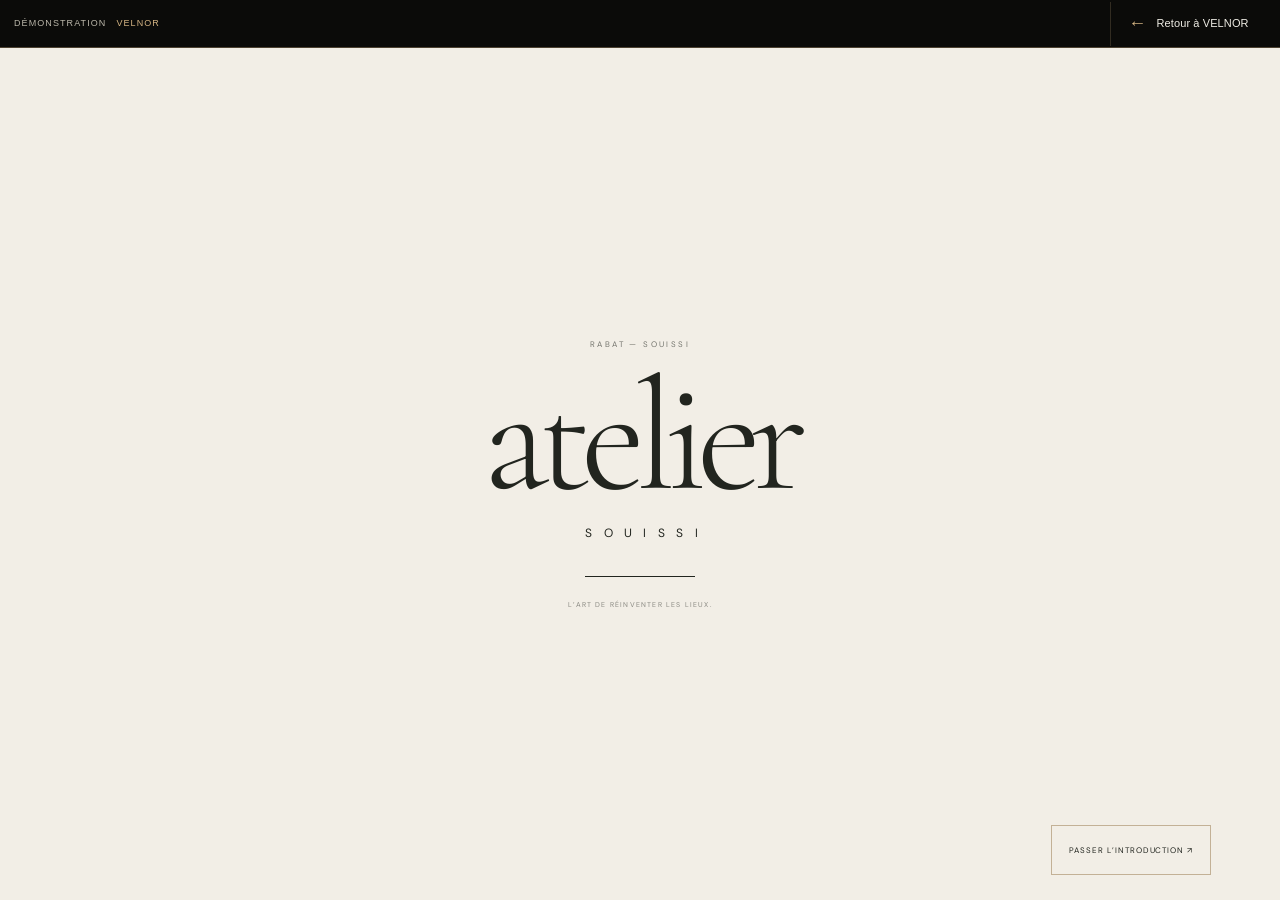
<file: index.html>
<!doctype html><html lang="fr" class="no-js"><head><meta charset="utf-8"><meta name="viewport" content="width=device-width, initial-scale=1"><meta name="theme-color" content="#171916"><title>Habiter l’exception — Atelier Souissi</title><meta name="description" content="Atelier Souissi, un univers de rénovation et d’intérieurs à Rabat. Villas, espaces de vie, matières et lumière."><meta property="og:title" content="Habiter l’exception — Atelier Souissi"><meta property="og:image" content="./assets/nour-villa.jpg"><link rel="icon" type="image/svg+xml" href="./assets/favicon.svg"><link rel="preload" as="font" type="font/ttf" href="./assets/cormorant-normal.ttf" crossorigin><link rel="preload" as="image" href="./assets/nour-villa.jpg"><link rel="stylesheet" href="./luxury.css"><script>document.documentElement.classList.replace('no-js','js');</script><script src="./experience.js" defer></script><link rel="stylesheet" href="demo-return.css?v=20261108-1"></head><body data-page="home" data-title="Habiter l’exception" class="velnor-demo" data-demo="atelier-souissi"><aside class="velnor-demo-bar" aria-label="Démonstration VELNOR"><span class="velnor-demo-label">Démonstration <b>VELNOR</b></span><a class="velnor-demo-back" href="https://wearevelnor.pages.dev/projets/atelier-souissi/" aria-label="Retour à VELNOR — Projet Atelier Souissi"><span aria-hidden="true">←</span> Retour à VELNOR</a></aside>
 <a class="skip-link" href="#main">Aller au contenu</a>
 <div class="opening" id="opening" aria-hidden="true"><div class="opening-top"></div><div class="opening-bottom"></div><div class="opening-brand"><span class="opening-city">RABAT — SOUISSI</span><span class="opening-word">atelier</span><span class="opening-sub">S O U I S S I</span><div class="opening-rule"><i></i></div><span class="opening-signature">L’ART DE RÉINVENTER LES LIEUX.</span></div><button class="opening-skip" type="button" tabindex="-1">PASSER L’INTRODUCTION ↗</button></div>
 <div class="route-transition" aria-hidden="true"><div class="route-transition-fill"></div><div class="route-transition-name"></div><span>ATELIER SOUISSI</span></div>
 <header class="header" id="header"><a class="brand" href="./" aria-label="Atelier Souissi, accueil"><span>atelier</span><small>SOUISSI</small></a><div class="header-location">RÉNOVATION & INTÉRIEURS<br><span>RABAT, MAROC</span></div><nav class="primary-nav" aria-label="Navigation principale"><a href="./univers/" data-nav="univers">Les univers</a><a href="./atelier/" data-nav="atelier">L’atelier</a><a href="./expertises/" data-nav="expertises">L’expertise</a></nav><div class="header-tools"><a class="project-link" href="./contact/">Votre projet <span>↗</span></a><button class="overview-toggle" type="button" aria-label="Voir les univers en vue d’ensemble" aria-pressed="false"><span></span><span></span></button><button class="menu-toggle" type="button" aria-label="Ouvrir le menu" aria-expanded="false" aria-controls="menu"><i></i><i></i></button></div><div class="reading-progress"></div></header>
 <div class="menu" id="menu" hidden><div class="menu-photo"><img src="./assets/nour-villa.jpg" alt="Univers architectural Atelier Souissi" id="menu-photo"><span>LES LIEUX CHANGENT.<br><em>La façon de vivre aussi.</em></span></div><div class="menu-body"><span class="micro">EXPLORER L’UNIVERS ATELIER SOUISSI</span><nav aria-label="Menu complet"><a href="./" data-menu-image="./assets/nour-villa.jpg"><span class="menu-number">01</span><span>L’accueil</span><span class="menu-arrow">↗</span></a><a href="./univers/" data-menu-image="./assets/ambre-salon.jpg"><span class="menu-number">02</span><span>Les univers</span><span class="menu-arrow">↗</span></a><a href="./atelier/" data-menu-image="./assets/escalier-sculpture.jpg"><span class="menu-number">03</span><span>L’atelier</span><span class="menu-arrow">↗</span></a><a href="./expertises/" data-menu-image="./assets/sable-bain.jpg"><span class="menu-number">04</span><span>L’expertise</span><span class="menu-arrow">↗</span></a><a href="./contact/" data-menu-image="./assets/nour-villa.jpg"><span class="menu-number">05</span><span>Votre projet</span><span class="menu-arrow">↗</span></a></nav><div class="menu-bottom"><span>Rabat · Souissi & alentours</span><button type="button" id="replay-opening">Revoir l’ouverture ↗</button><button class="legal-open" type="button">Le concept</button></div></div></div>
 <main id="main" tabindex="-1"><section class="home-experience" aria-label="Nos univers en plein écran"><div class="home-top-label"><span class="location-point"></span>RABAT, SOUISSI<span class="home-top-line"></span>DES ESPACES. UNE SIGNATURE.</div><div class="overview-intro" aria-hidden="true"><span class="micro">LES PERSPECTIVES DE L’ATELIER</span><h2>Choisir <em>une émotion.</em></h2></div><div class="home-stage"><div class="scene-track"><article class="scene is-active" data-scene="0" aria-hidden="false"><div class="scene-photo"><img src="./assets/nour-villa.jpg" alt="Villa Nour, concept architectural original" fetchpriority="high"></div><div class="scene-shade"></div><div class="scene-copy"><span class="micro scene-eyebrow">01 / UNE AUTRE IDÉE DU LUXE</span><h1 class="scene-heading">Habiter<br><em>l’exception.</em></h1><div class="scene-lower"><p>Des lieux qui vous ressemblent.<br>Une nouvelle façon de les vivre.</p><a class="outline-link" href="./univers/villa-nour/">DÉCOUVRIR VILLA NOUR<span>↗</span></a></div></div><span class="scene-side">VILLA NOUR / ÉTUDE D’AMBIANCE</span><button class="scene-select" data-select-scene="0" type="button" aria-label="Explorer Villa Nour" tabindex="-1"></button><div class="overview-caption" aria-hidden="true"><span>01</span><strong>Villa Nour</strong><span>↗</span></div></article><article class="scene" data-scene="1" aria-hidden="true"><div class="scene-photo"><img src="./assets/ambre-salon.jpg" alt="Résidence Ambre, concept architectural original" loading="eager"></div><div class="scene-shade"></div><div class="scene-copy"><span class="micro scene-eyebrow">02 / LE CARACTÈRE DES MATIÈRES</span><h2 class="scene-heading">La matière,<br><em>en émotion.</em></h2><div class="scene-lower"><p>Du bois, de la pierre, de la lumière.<br>Et ce sentiment d’être chez soi.</p><a class="outline-link" href="./univers/residence-ambre/">EXPLORER RÉSIDENCE AMBRE<span>↗</span></a></div></div><span class="scene-side">RÉSIDENCE AMBRE / ÉTUDE D’AMBIANCE</span><button class="scene-select" data-select-scene="1" type="button" aria-label="Explorer Résidence Ambre" tabindex="-1"></button><div class="overview-caption" aria-hidden="true"><span>02</span><strong>Résidence Ambre</strong><span>↗</span></div></article><article class="scene" data-scene="2" aria-hidden="true"><div class="scene-photo"><img src="./assets/sable-bain.jpg" alt="Maison Sable, concept architectural original" loading="eager"></div><div class="scene-shade"></div><div class="scene-copy"><span class="micro scene-eyebrow">03 / LE LUXE DU CALME</span><h2 class="scene-heading">Faire place<br><em>à l’essentiel.</em></h2><div class="scene-lower"><p>Des lignes douces. Des gestes simples.<br>Un refuge au cœur du quotidien.</p><a class="outline-link" href="./univers/maison-sable/">ENTRER DANS MAISON SABLE<span>↗</span></a></div></div><span class="scene-side">MAISON SABLE / ÉTUDE D’AMBIANCE</span><button class="scene-select" data-select-scene="2" type="button" aria-label="Explorer Maison Sable" tabindex="-1"></button><div class="overview-caption" aria-hidden="true"><span>03</span><strong>Maison Sable</strong><span>↗</span></div></article><article class="scene" data-scene="3" aria-hidden="true"><div class="scene-photo"><img src="./assets/escalier-sculpture.jpg" alt="L’atelier, concept architectural original" loading="eager"></div><div class="scene-shade"></div><div class="scene-copy"><span class="micro scene-eyebrow">04 / LE REGARD DE L’ATELIER</span><h2 class="scene-heading">Le sens<br><em>du détail.</em></h2><div class="scene-lower"><p>Penser l’ensemble.<br>Accorder chaque nuance.</p><a class="outline-link" href="./atelier/">RENCONTRER L’UNIVERS DE L’ATELIER<span>↗</span></a></div></div><span class="scene-side">L’ATELIER / ÉTUDE D’AMBIANCE</span><button class="scene-select" data-select-scene="3" type="button" aria-label="Explorer L’atelier" tabindex="-1"></button><div class="overview-caption" aria-hidden="true"><span>04</span><strong>L’atelier</strong><span>↗</span></div></article><article class="scene" data-scene="4" aria-hidden="true"><div class="scene-photo"><img src="./assets/ambre-salon.jpg" alt="Votre projet, concept architectural original" loading="eager"></div><div class="scene-shade"></div><div class="scene-copy"><span class="micro scene-eyebrow">05 / TOUT COMMENCE PAR UNE ENVIE</span><h2 class="scene-heading">Votre histoire.<br><em>À réinventer.</em></h2><div class="scene-lower"><p>Une villa, un appartement, un espace de vie.<br>Imaginons ce qu’il pourrait devenir.</p><a class="outline-link" href="./contact/">COMMENCER VOTRE PROJET<span>↗</span></a></div></div><span class="scene-side">VOTRE PROJET / ÉTUDE D’AMBIANCE</span><button class="scene-select" data-select-scene="4" type="button" aria-label="Explorer Votre projet" tabindex="-1"></button><div class="overview-caption" aria-hidden="true"><span>05</span><strong>Votre projet</strong><span>↗</span></div></article></div></div><div class="home-bottom"><div class="scene-pagination"><span class="current-scene">01</span><span class="pagination-line"><i></i></span><span class="total-scenes">05</span></div><div class="home-instruction"><span class="mouse-icon"></span><span class="instruction-text">DÉFILER POUR EXPLORER</span></div><div class="scene-arrows"><button type="button" data-slide="-1" aria-label="Univers précédent">←</button><button type="button" data-slide="1" aria-label="Univers suivant">→</button></div></div><div class="home-footnote"><span>RÉNOVATION & INTÉRIEURS</span><span>UNIVERS D’INSPIRATION · IMAGES DE CONCEPT</span></div></section></main>
 <dialog class="legal-dialog" id="legal-dialog" aria-labelledby="legal-title"><button type="button" class="dialog-close" aria-label="Fermer les informations">×</button><span class="micro">NOTE DE PRÉSENTATION</span><h2 id="legal-title">Une vision.<br><em>Un concept.</em></h2><p>Atelier Souissi est une identité de présentation créée pour un projet d’entreprise de rénovation à Rabat. Son nom et les prestations proposées restent à valider avec l’entreprise.</p><p>Villa Nour, Résidence Ambre et Maison Sable sont des études d’ambiance fictives. Les images ont été créées pour ce concept à l’aide de la génération d’images ; elles ne représentent pas des chantiers réalisés.</p><p>Le parcours « Votre projet » prépare un brief téléchargeable sur votre appareil. Il ne transmet aucune demande. Les coordonnées et informations légales réelles devront être renseignées avant l’utilisation commerciale.</p></dialog><div class="image-cursor" aria-hidden="true">DÉCOUVRIR<br><span>↗</span></div>
 </body></html>
</file>
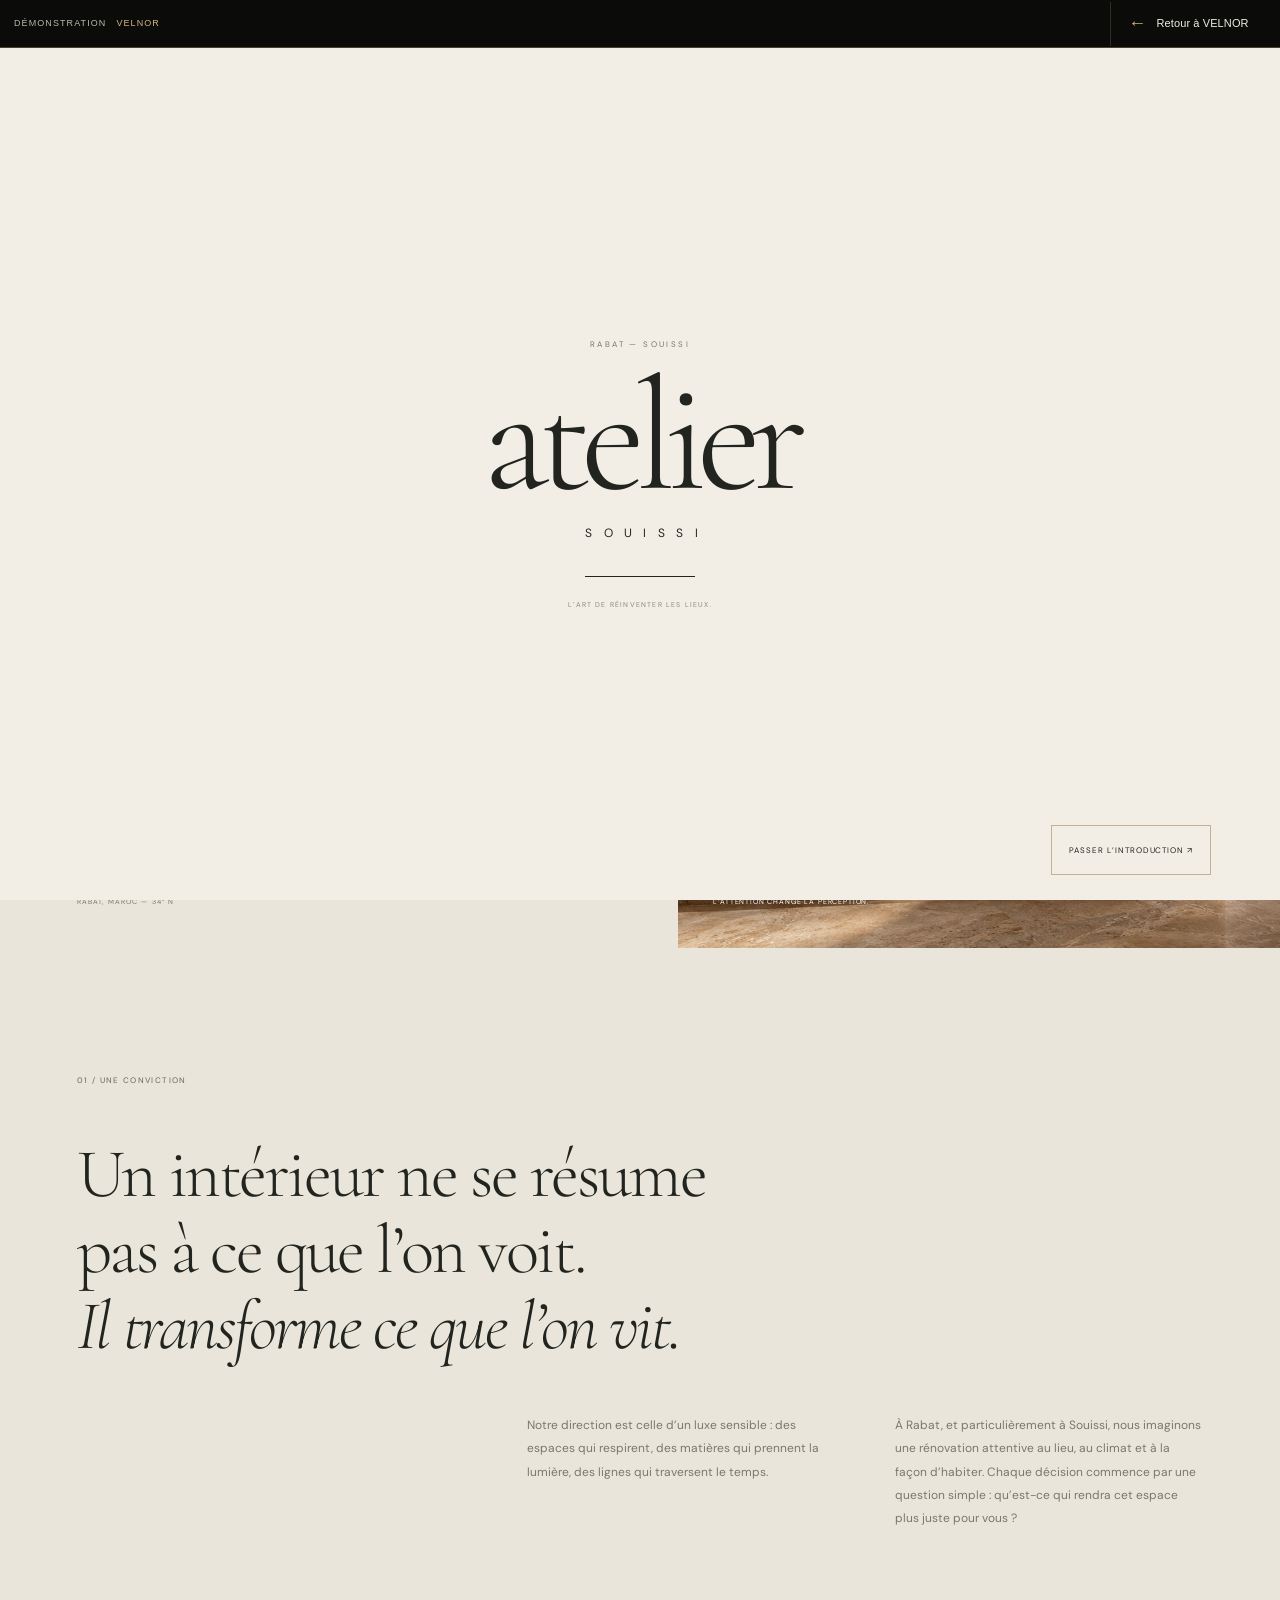
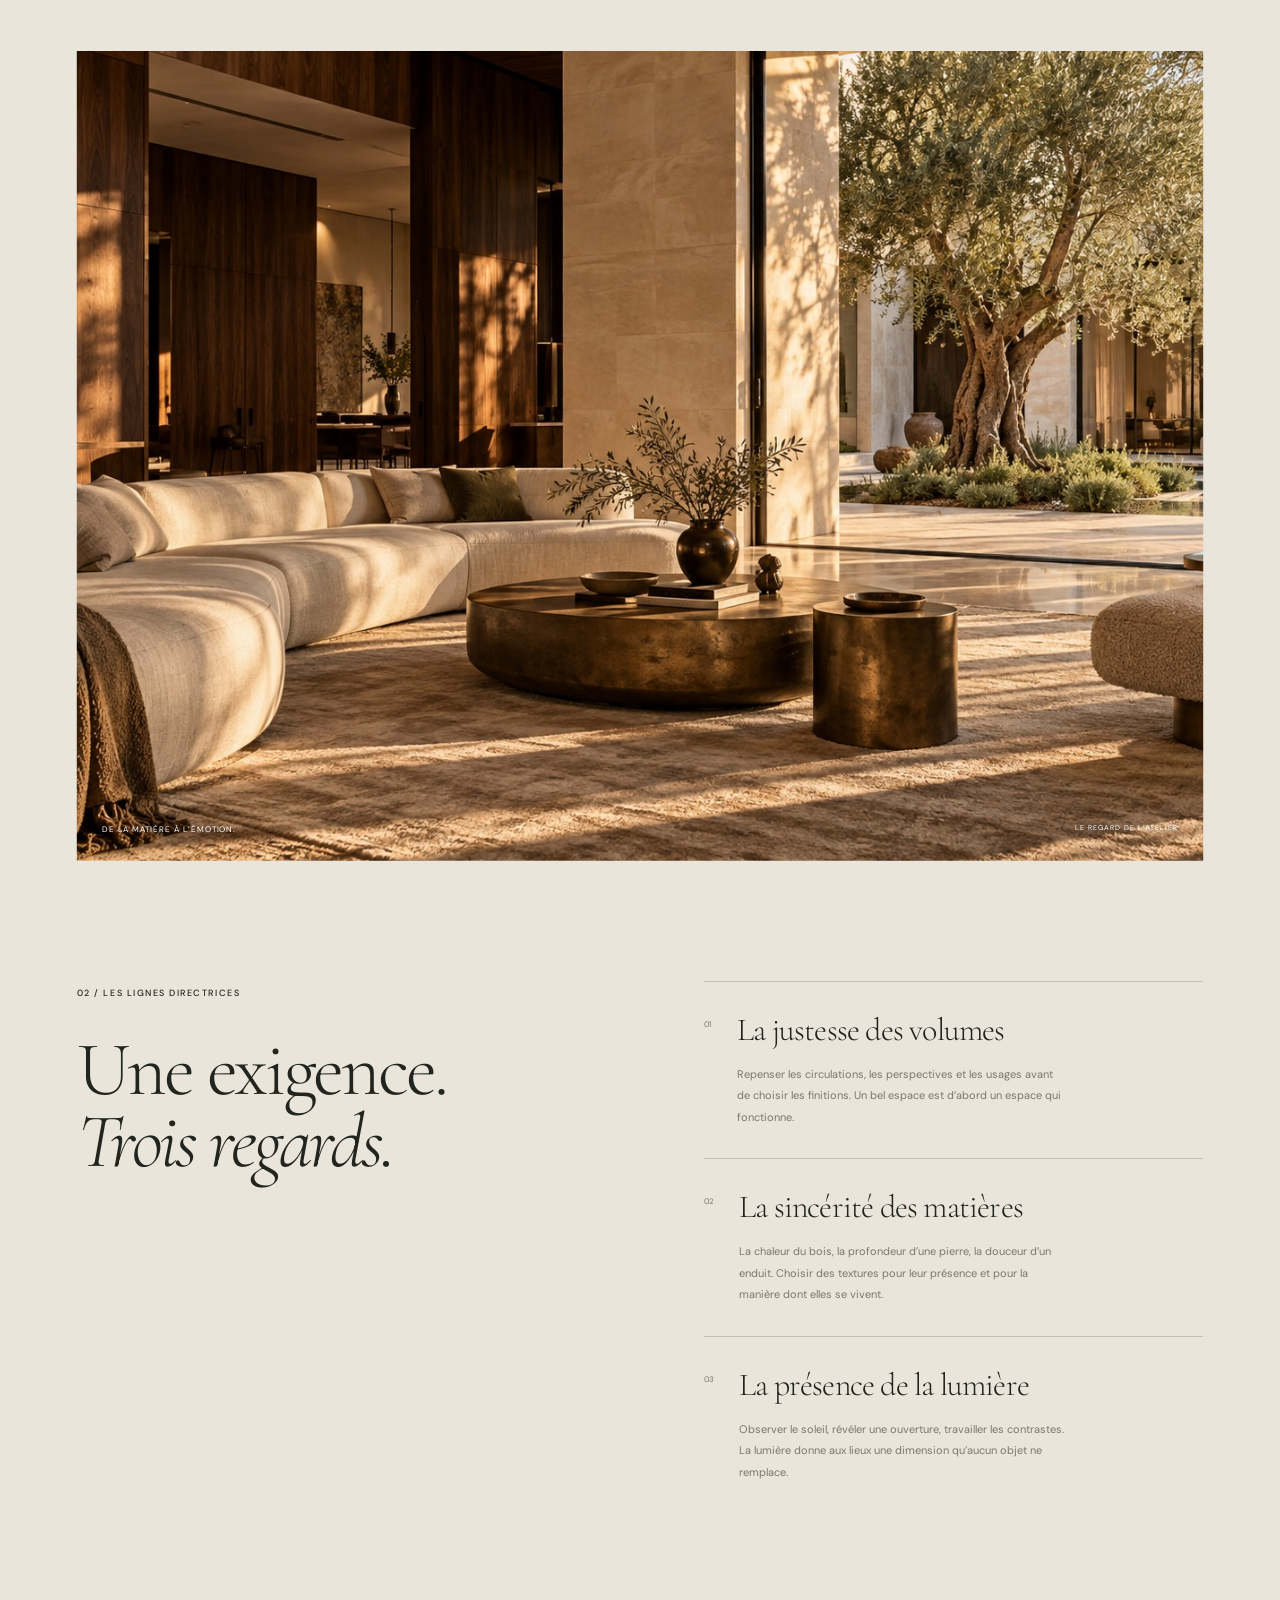
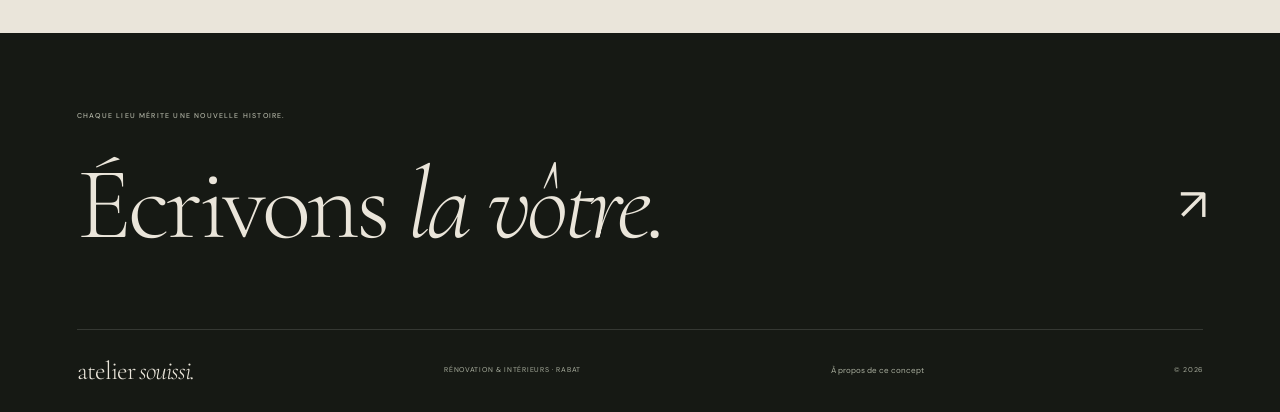
<file: atelier/index.html>
<!doctype html><html lang="fr" class="no-js"><head><meta charset="utf-8"><meta name="viewport" content="width=device-width, initial-scale=1"><meta name="theme-color" content="#171916"><title>L’atelier — Atelier Souissi</title><meta name="description" content="Atelier Souissi, un univers de rénovation et d’intérieurs à Rabat. Villas, espaces de vie, matières et lumière."><meta property="og:title" content="L’atelier — Atelier Souissi"><meta property="og:image" content="../assets/nour-villa.jpg"><link rel="icon" type="image/svg+xml" href="../assets/favicon.svg"><link rel="preload" as="font" type="font/ttf" href="../assets/cormorant-normal.ttf" crossorigin><link rel="preload" as="image" href="../assets/ambre-salon.jpg"><link rel="stylesheet" href="../luxury.css"><script>document.documentElement.classList.replace('no-js','js');</script><script src="../experience.js" defer></script><link rel="stylesheet" href="../demo-return.css?v=20261108-1"></head><body data-page="atelier" data-title="L’atelier" class="theme-light velnor-demo" data-demo="atelier-souissi"><aside class="velnor-demo-bar" aria-label="Démonstration VELNOR"><span class="velnor-demo-label">Démonstration <b>VELNOR</b></span><a class="velnor-demo-back" href="https://wearevelnor.pages.dev/projets/atelier-souissi/" aria-label="Retour à VELNOR — Projet Atelier Souissi"><span aria-hidden="true">←</span> Retour à VELNOR</a></aside>
 <a class="skip-link" href="#main">Aller au contenu</a>
 <div class="opening" id="opening" aria-hidden="true"><div class="opening-top"></div><div class="opening-bottom"></div><div class="opening-brand"><span class="opening-city">RABAT — SOUISSI</span><span class="opening-word">atelier</span><span class="opening-sub">S O U I S S I</span><div class="opening-rule"><i></i></div><span class="opening-signature">L’ART DE RÉINVENTER LES LIEUX.</span></div><button class="opening-skip" type="button" tabindex="-1">PASSER L’INTRODUCTION ↗</button></div>
 <div class="route-transition" aria-hidden="true"><div class="route-transition-fill"></div><div class="route-transition-name"></div><span>ATELIER SOUISSI</span></div>
 <header class="header" id="header"><a class="brand" href="../" aria-label="Atelier Souissi, accueil"><span>atelier</span><small>SOUISSI</small></a><div class="header-location">RÉNOVATION & INTÉRIEURS<br><span>RABAT, MAROC</span></div><nav class="primary-nav" aria-label="Navigation principale"><a href="../univers/" data-nav="univers">Les univers</a><a href="../atelier/" data-nav="atelier" aria-current="page">L’atelier</a><a href="../expertises/" data-nav="expertises">L’expertise</a></nav><div class="header-tools"><a class="project-link" href="../contact/">Votre projet <span>↗</span></a><button class="overview-toggle" type="button" aria-label="Voir les univers en vue d’ensemble" aria-pressed="false"><span></span><span></span></button><button class="menu-toggle" type="button" aria-label="Ouvrir le menu" aria-expanded="false" aria-controls="menu"><i></i><i></i></button></div><div class="reading-progress"></div></header>
 <div class="menu" id="menu" hidden><div class="menu-photo"><img src="../assets/nour-villa.jpg" alt="Univers architectural Atelier Souissi" id="menu-photo"><span>LES LIEUX CHANGENT.<br><em>La façon de vivre aussi.</em></span></div><div class="menu-body"><span class="micro">EXPLORER L’UNIVERS ATELIER SOUISSI</span><nav aria-label="Menu complet"><a href="../" data-menu-image="../assets/nour-villa.jpg"><span class="menu-number">01</span><span>L’accueil</span><span class="menu-arrow">↗</span></a><a href="../univers/" data-menu-image="../assets/ambre-salon.jpg"><span class="menu-number">02</span><span>Les univers</span><span class="menu-arrow">↗</span></a><a href="../atelier/" data-menu-image="../assets/escalier-sculpture.jpg"><span class="menu-number">03</span><span>L’atelier</span><span class="menu-arrow">↗</span></a><a href="../expertises/" data-menu-image="../assets/sable-bain.jpg"><span class="menu-number">04</span><span>L’expertise</span><span class="menu-arrow">↗</span></a><a href="../contact/" data-menu-image="../assets/nour-villa.jpg"><span class="menu-number">05</span><span>Votre projet</span><span class="menu-arrow">↗</span></a></nav><div class="menu-bottom"><span>Rabat · Souissi & alentours</span><button type="button" id="replay-opening">Revoir l’ouverture ↗</button><button class="legal-open" type="button">Le concept</button></div></div></div>
 <main id="main" tabindex="-1"><section class="atelier-hero"><div class="atelier-hero-copy"><span class="micro">LE REGARD ATELIER SOUISSI</span><h1>Le luxe<br>se <em>ressent.</em></h1><p>Un équilibre. Une lumière. Un détail juste.<br>Et ce sentiment d’être exactement à sa place.</p><a class="line-link" href="#vision">Découvrir notre regard <span>↓</span></a><span class="atelier-coordinate">RABAT, MAROC — 34° N</span></div><div class="atelier-hero-image"><img src="../assets/escalier-sculpture.jpg" alt="Escalier courbe en pierre sous une lumière zénithale" fetchpriority="high"><span>L’ATTENTION CHANGE LA PERCEPTION.</span></div></section><section class="atelier-manifesto" id="vision"><span class="micro" data-reveal>01 / UNE CONVICTION</span><h2 data-reveal>Un intérieur ne se résume<br>pas à ce que l’on voit.<br><em>Il transforme ce que l’on vit.</em></h2><div class="manifesto-text" data-reveal><p>Notre direction est celle d’un luxe sensible : des espaces qui respirent, des matières qui prennent la lumière, des lignes qui traversent le temps.</p><p>À Rabat, et particulièrement à Souissi, nous imaginons une rénovation attentive au lieu, au climat et à la façon d’habiter. Chaque décision commence par une question simple : qu’est-ce qui rendra cet espace plus juste pour vous ?</p></div></section><figure class="image-expand" data-expand><img src="../assets/ambre-salon.jpg" alt="Lumière du soir sur le noyer, le lin et la pierre" loading="lazy"><figcaption>DE LA MATIÈRE À L’ÉMOTION.<span>LE REGARD DE L’ATELIER</span></figcaption></figure><section class="values"><div class="values-title" data-reveal><span class="micro">02 / LES LIGNES DIRECTRICES</span><h2>Une exigence.<br><em>Trois regards.</em></h2></div><div class="values-list"><article data-reveal><span>01</span><div><h3>La justesse des volumes</h3><p>Repenser les circulations, les perspectives et les usages avant de choisir les finitions. Un bel espace est d’abord un espace qui fonctionne.</p></div></article><article data-reveal><span>02</span><div><h3>La sincérité des matières</h3><p>La chaleur du bois, la profondeur d’une pierre, la douceur d’un enduit. Choisir des textures pour leur présence et pour la manière dont elles se vivent.</p></div></article><article data-reveal><span>03</span><div><h3>La présence de la lumière</h3><p>Observer le soleil, révéler une ouverture, travailler les contrastes. La lumière donne aux lieux une dimension qu’aucun objet ne remplace.</p></div></article></div></section><footer class="footer"><div class="footer-main"><span class="micro">CHAQUE LIEU MÉRITE UNE NOUVELLE HISTOIRE.</span><a class="footer-invitation" href="../contact/">Écrivons <em>la vôtre.</em><span>↗</span></a></div><div class="footer-line"><a class="footer-wordmark" href="../">atelier <em>souissi.</em></a><span>RÉNOVATION & INTÉRIEURS · RABAT</span><button class="legal-open" type="button">À propos de ce concept</button><span>© 2026</span></div></footer></main>
 <dialog class="legal-dialog" id="legal-dialog" aria-labelledby="legal-title"><button type="button" class="dialog-close" aria-label="Fermer les informations">×</button><span class="micro">NOTE DE PRÉSENTATION</span><h2 id="legal-title">Une vision.<br><em>Un concept.</em></h2><p>Atelier Souissi est une identité de présentation créée pour un projet d’entreprise de rénovation à Rabat. Son nom et les prestations proposées restent à valider avec l’entreprise.</p><p>Villa Nour, Résidence Ambre et Maison Sable sont des études d’ambiance fictives. Les images ont été créées pour ce concept à l’aide de la génération d’images ; elles ne représentent pas des chantiers réalisés.</p><p>Le parcours « Votre projet » prépare un brief téléchargeable sur votre appareil. Il ne transmet aucune demande. Les coordonnées et informations légales réelles devront être renseignées avant l’utilisation commerciale.</p></dialog><div class="image-cursor" aria-hidden="true">DÉCOUVRIR<br><span>↗</span></div>
 </body></html>
</file>
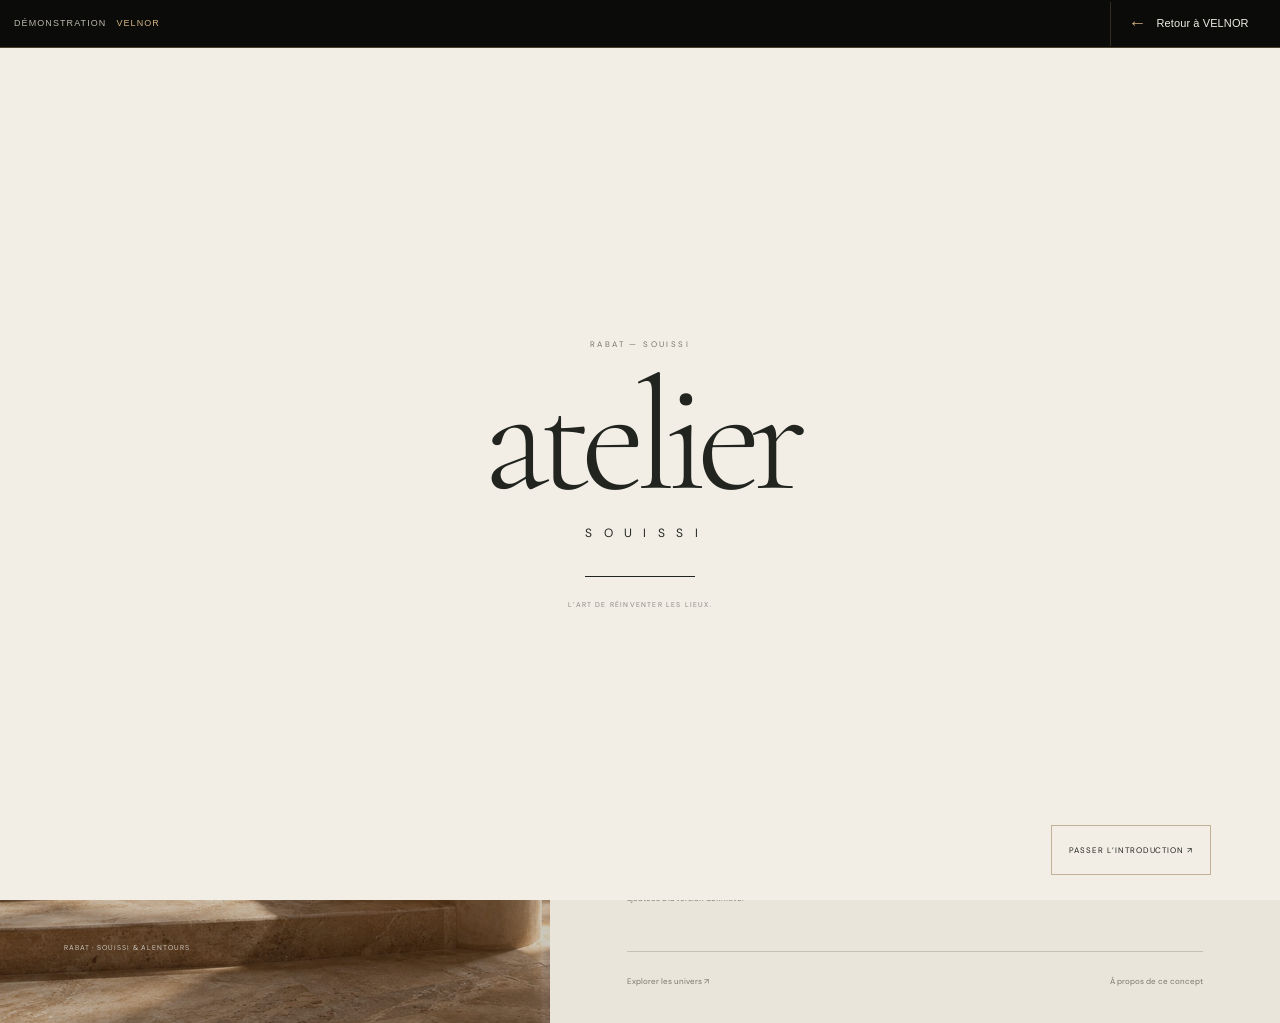
<file: contact/index.html>
<!doctype html><html lang="fr" class="no-js"><head><meta charset="utf-8"><meta name="viewport" content="width=device-width, initial-scale=1"><meta name="theme-color" content="#171916"><title>Votre projet — Atelier Souissi</title><meta name="description" content="Atelier Souissi, un univers de rénovation et d’intérieurs à Rabat. Villas, espaces de vie, matières et lumière."><meta property="og:title" content="Votre projet — Atelier Souissi"><meta property="og:image" content="../assets/nour-villa.jpg"><link rel="icon" type="image/svg+xml" href="../assets/favicon.svg"><link rel="preload" as="font" type="font/ttf" href="../assets/cormorant-normal.ttf" crossorigin><link rel="preload" as="image" href="../assets/ambre-salon.jpg"><link rel="stylesheet" href="../luxury.css"><script>document.documentElement.classList.replace('no-js','js');</script><script src="../experience.js" defer></script><link rel="stylesheet" href="../demo-return.css?v=20261108-1"></head><body data-page="contact" data-title="Votre projet" class="theme-light velnor-demo" data-demo="atelier-souissi"><aside class="velnor-demo-bar" aria-label="Démonstration VELNOR"><span class="velnor-demo-label">Démonstration <b>VELNOR</b></span><a class="velnor-demo-back" href="https://wearevelnor.pages.dev/projets/atelier-souissi/" aria-label="Retour à VELNOR — Projet Atelier Souissi"><span aria-hidden="true">←</span> Retour à VELNOR</a></aside>
 <a class="skip-link" href="#main">Aller au contenu</a>
 <div class="opening" id="opening" aria-hidden="true"><div class="opening-top"></div><div class="opening-bottom"></div><div class="opening-brand"><span class="opening-city">RABAT — SOUISSI</span><span class="opening-word">atelier</span><span class="opening-sub">S O U I S S I</span><div class="opening-rule"><i></i></div><span class="opening-signature">L’ART DE RÉINVENTER LES LIEUX.</span></div><button class="opening-skip" type="button" tabindex="-1">PASSER L’INTRODUCTION ↗</button></div>
 <div class="route-transition" aria-hidden="true"><div class="route-transition-fill"></div><div class="route-transition-name"></div><span>ATELIER SOUISSI</span></div>
 <header class="header" id="header"><a class="brand" href="../" aria-label="Atelier Souissi, accueil"><span>atelier</span><small>SOUISSI</small></a><div class="header-location">RÉNOVATION & INTÉRIEURS<br><span>RABAT, MAROC</span></div><nav class="primary-nav" aria-label="Navigation principale"><a href="../univers/" data-nav="univers">Les univers</a><a href="../atelier/" data-nav="atelier">L’atelier</a><a href="../expertises/" data-nav="expertises">L’expertise</a></nav><div class="header-tools"><a class="project-link" href="../contact/">Votre projet <span>↗</span></a><button class="overview-toggle" type="button" aria-label="Voir les univers en vue d’ensemble" aria-pressed="false"><span></span><span></span></button><button class="menu-toggle" type="button" aria-label="Ouvrir le menu" aria-expanded="false" aria-controls="menu"><i></i><i></i></button></div><div class="reading-progress"></div></header>
 <div class="menu" id="menu" hidden><div class="menu-photo"><img src="../assets/nour-villa.jpg" alt="Univers architectural Atelier Souissi" id="menu-photo"><span>LES LIEUX CHANGENT.<br><em>La façon de vivre aussi.</em></span></div><div class="menu-body"><span class="micro">EXPLORER L’UNIVERS ATELIER SOUISSI</span><nav aria-label="Menu complet"><a href="../" data-menu-image="../assets/nour-villa.jpg"><span class="menu-number">01</span><span>L’accueil</span><span class="menu-arrow">↗</span></a><a href="../univers/" data-menu-image="../assets/ambre-salon.jpg"><span class="menu-number">02</span><span>Les univers</span><span class="menu-arrow">↗</span></a><a href="../atelier/" data-menu-image="../assets/escalier-sculpture.jpg"><span class="menu-number">03</span><span>L’atelier</span><span class="menu-arrow">↗</span></a><a href="../expertises/" data-menu-image="../assets/sable-bain.jpg"><span class="menu-number">04</span><span>L’expertise</span><span class="menu-arrow">↗</span></a><a href="../contact/" data-menu-image="../assets/nour-villa.jpg"><span class="menu-number">05</span><span>Votre projet</span><span class="menu-arrow">↗</span></a></nav><div class="menu-bottom"><span>Rabat · Souissi & alentours</span><button type="button" id="replay-opening">Revoir l’ouverture ↗</button><button class="legal-open" type="button">Le concept</button></div></div></div>
 <main id="main" tabindex="-1"><section class="contact-page"><div class="contact-image"><img src="../assets/escalier-sculpture.jpg" alt="Escalier courbe en pierre, lumière et ombres" fetchpriority="high"><div class="contact-image-copy"><span class="micro">CHAQUE PROJET COMMENCE PAR UNE ENVIE.</span><p>Imaginons<br><em>la vôtre.</em></p><span>RABAT · SOUISSI & ALENTOURS</span></div></div><div class="contact-body"><span class="micro">UN NOUVEAU CHAPITRE</span><h1>Donnons forme<br>à <em>votre projet.</em></h1><p class="contact-intro">Composez votre brief en quelques instants.</p><div class="brief-progress"><span id="brief-step-name">01 — VOTRE LIEU</span><span id="brief-count">1 / 3</span><i><b></b></i></div><form id="project-form"><fieldset data-step="1"><legend>Quel espace souhaitez-vous transformer ?</legend><div class="choice-grid"><label><input type="radio" name="Bien" value="Villa / maison" required><span>Villa / maison <i>↗</i></span></label><label><input type="radio" name="Bien" value="Appartement"><span>Appartement <i>↗</i></span></label><label><input type="radio" name="Bien" value="Espace professionnel"><span>Espace professionnel <i>↗</i></span></label><label><input type="radio" name="Bien" value="Autre lieu"><span>Autre lieu <i>↗</i></span></label></div><div class="field-row"><div><label for="quartier">Quartier / ville</label><input id="quartier" name="Localisation" placeholder="Souissi, Rabat…" maxlength="100"></div><div><label for="surface">Surface envisagée (m²)</label><input id="surface" name="Surface" type="number" min="1" max="100000" placeholder="Ex. 200"></div></div><button type="button" class="solid-link brief-next">POURSUIVRE <span>→</span></button></fieldset><fieldset data-step="2" hidden><legend>Qu’aimeriez-vous réinventer ?</legend><label for="nature">Votre projet</label><select name="Projet" id="nature"><option>Rénovation complète</option><option>Aménagement intérieur</option><option>Cuisine & pièces d’eau</option><option>Finitions & matières</option><option>À imaginer ensemble</option></select><div class="field-row"><div><label for="budget">Enveloppe envisagée</label><select name="Budget" id="budget"><option>À définir ensemble</option><option>Moins de 200 000 MAD</option><option>200 000 à 500 000 MAD</option><option>500 000 à 1 000 000 MAD</option><option>Plus de 1 000 000 MAD</option></select></div><div><label for="calendrier">Votre horizon</label><select name="Horizon" id="calendrier"><option>Je prends le temps d’imaginer</option><option>Dans les 3 prochains mois</option><option>Dans 3 à 6 mois</option><option>Dans plus de 6 mois</option></select></div></div><label for="envies">Les détails qui comptent pour vous</label><textarea id="envies" name="Envies" rows="2" placeholder="La lumière, une matière, une nouvelle façon d’habiter…" maxlength="2500"></textarea><div class="brief-buttons"><button type="button" class="brief-back">← RETOUR</button><button type="button" class="solid-link brief-next">VOIR MON BRIEF <span>→</span></button></div></fieldset><fieldset data-step="3" hidden><legend>Les premières lignes de votre projet.</legend><div id="brief-summary"></div><div class="brief-buttons"><button type="button" class="brief-back">← MODIFIER</button><button type="submit" class="solid-link">TÉLÉCHARGER LE BRIEF <span>↗</span></button></div><p id="brief-status" role="status" aria-live="polite"></p></fieldset><p class="brief-note">Ce parcours prépare un brief à télécharger. Aucune demande n’est envoyée ; les coordonnées de l’entreprise seront ajoutées à la version définitive.</p></form><div class="contact-bottom"><a href="../univers/">Explorer les univers ↗</a><button type="button" class="legal-open">À propos de ce concept</button></div></div></section></main>
 <dialog class="legal-dialog" id="legal-dialog" aria-labelledby="legal-title"><button type="button" class="dialog-close" aria-label="Fermer les informations">×</button><span class="micro">NOTE DE PRÉSENTATION</span><h2 id="legal-title">Une vision.<br><em>Un concept.</em></h2><p>Atelier Souissi est une identité de présentation créée pour un projet d’entreprise de rénovation à Rabat. Son nom et les prestations proposées restent à valider avec l’entreprise.</p><p>Villa Nour, Résidence Ambre et Maison Sable sont des études d’ambiance fictives. Les images ont été créées pour ce concept à l’aide de la génération d’images ; elles ne représentent pas des chantiers réalisés.</p><p>Le parcours « Votre projet » prépare un brief téléchargeable sur votre appareil. Il ne transmet aucune demande. Les coordonnées et informations légales réelles devront être renseignées avant l’utilisation commerciale.</p></dialog><div class="image-cursor" aria-hidden="true">DÉCOUVRIR<br><span>↗</span></div>
 </body></html>
</file>
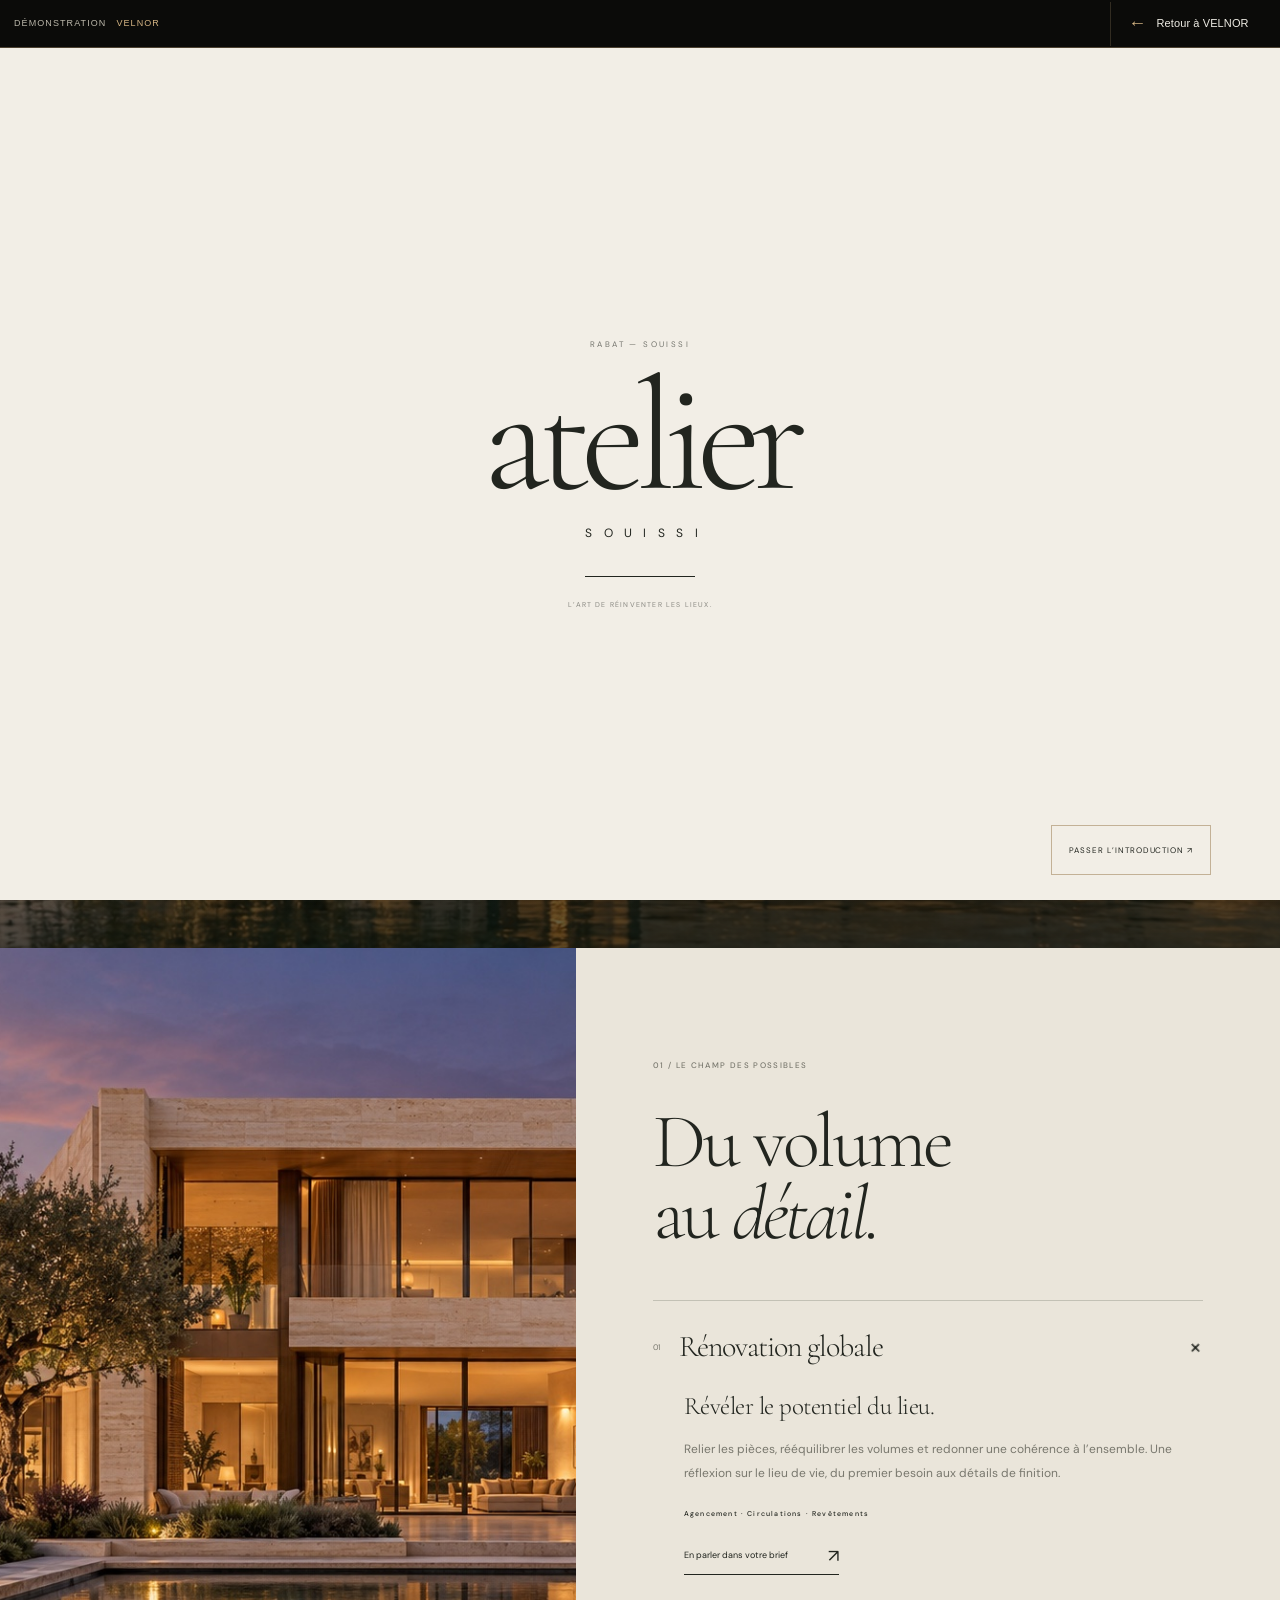
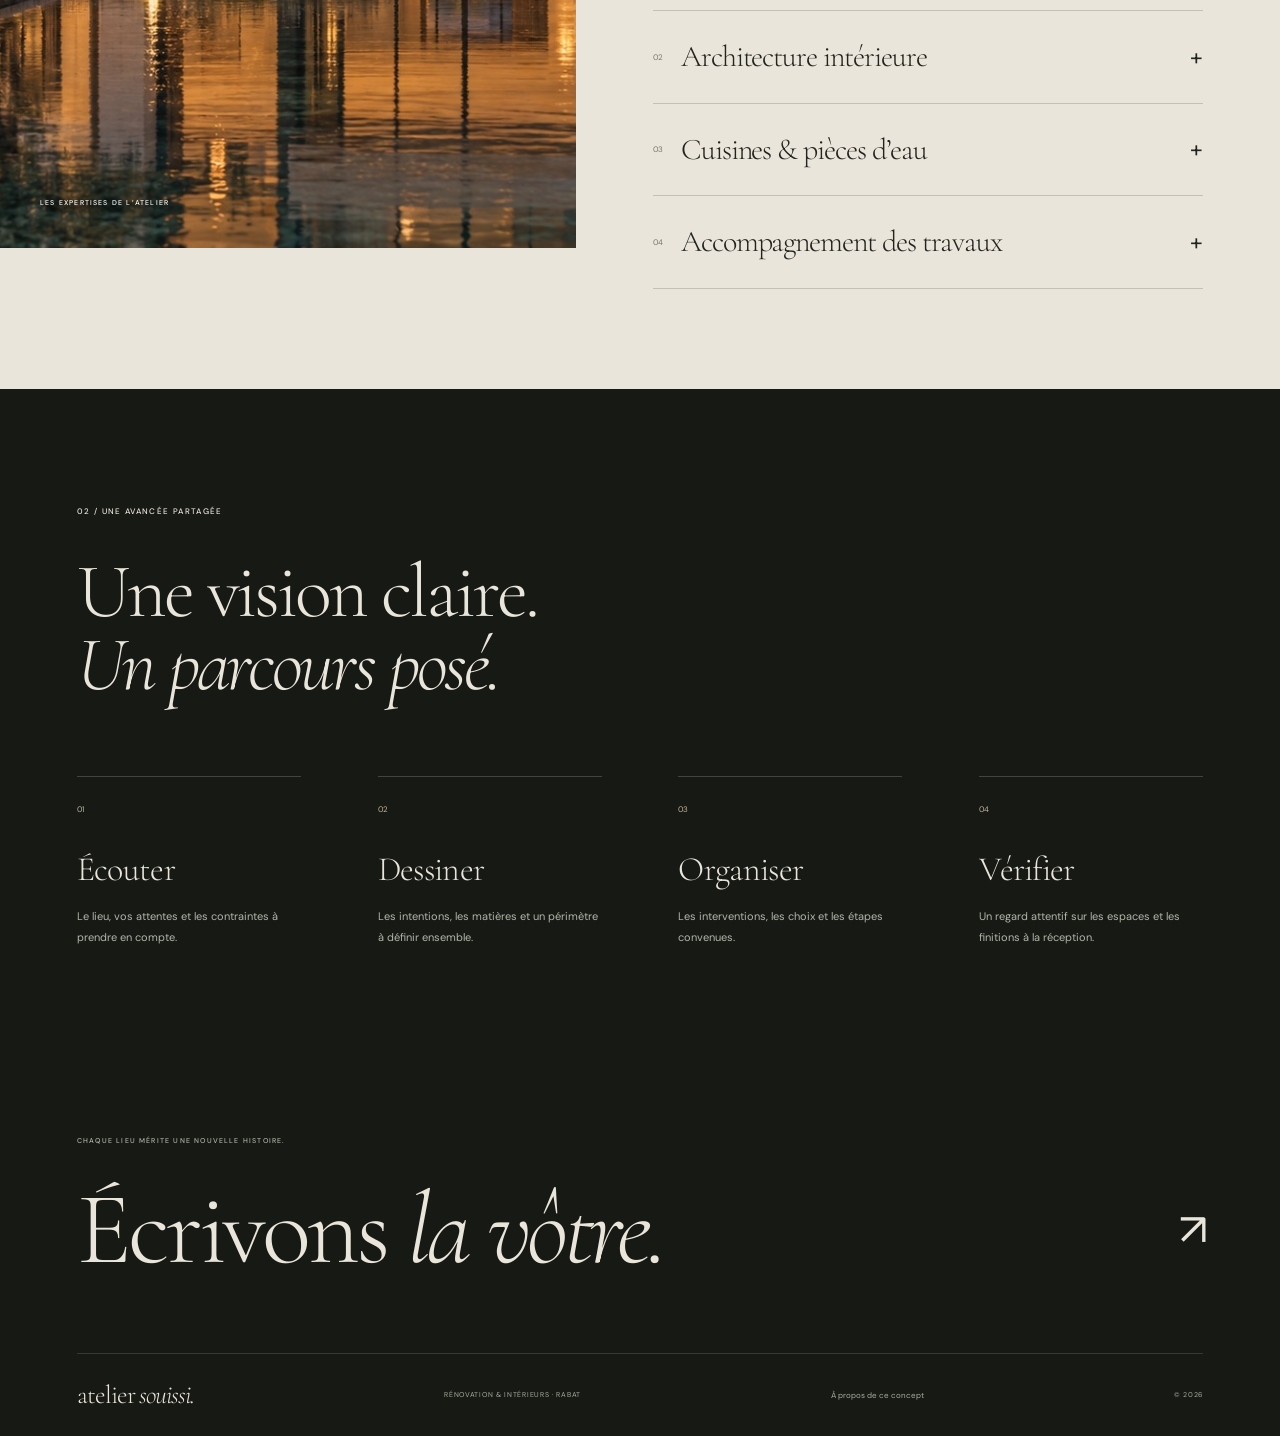
<file: expertises/index.html>
<!doctype html><html lang="fr" class="no-js"><head><meta charset="utf-8"><meta name="viewport" content="width=device-width, initial-scale=1"><meta name="theme-color" content="#171916"><title>Les expertises — Atelier Souissi</title><meta name="description" content="Atelier Souissi, un univers de rénovation et d’intérieurs à Rabat. Villas, espaces de vie, matières et lumière."><meta property="og:title" content="Les expertises — Atelier Souissi"><meta property="og:image" content="../assets/nour-villa.jpg"><link rel="icon" type="image/svg+xml" href="../assets/favicon.svg"><link rel="preload" as="font" type="font/ttf" href="../assets/cormorant-normal.ttf" crossorigin><link rel="preload" as="image" href="../assets/ambre-salon.jpg"><link rel="stylesheet" href="../luxury.css"><script>document.documentElement.classList.replace('no-js','js');</script><script src="../experience.js" defer></script><link rel="stylesheet" href="../demo-return.css?v=20261108-1"></head><body data-page="expertises" data-title="Les expertises" class="velnor-demo" data-demo="atelier-souissi"><aside class="velnor-demo-bar" aria-label="Démonstration VELNOR"><span class="velnor-demo-label">Démonstration <b>VELNOR</b></span><a class="velnor-demo-back" href="https://wearevelnor.pages.dev/projets/atelier-souissi/" aria-label="Retour à VELNOR — Projet Atelier Souissi"><span aria-hidden="true">←</span> Retour à VELNOR</a></aside>
 <a class="skip-link" href="#main">Aller au contenu</a>
 <div class="opening" id="opening" aria-hidden="true"><div class="opening-top"></div><div class="opening-bottom"></div><div class="opening-brand"><span class="opening-city">RABAT — SOUISSI</span><span class="opening-word">atelier</span><span class="opening-sub">S O U I S S I</span><div class="opening-rule"><i></i></div><span class="opening-signature">L’ART DE RÉINVENTER LES LIEUX.</span></div><button class="opening-skip" type="button" tabindex="-1">PASSER L’INTRODUCTION ↗</button></div>
 <div class="route-transition" aria-hidden="true"><div class="route-transition-fill"></div><div class="route-transition-name"></div><span>ATELIER SOUISSI</span></div>
 <header class="header" id="header"><a class="brand" href="../" aria-label="Atelier Souissi, accueil"><span>atelier</span><small>SOUISSI</small></a><div class="header-location">RÉNOVATION & INTÉRIEURS<br><span>RABAT, MAROC</span></div><nav class="primary-nav" aria-label="Navigation principale"><a href="../univers/" data-nav="univers">Les univers</a><a href="../atelier/" data-nav="atelier">L’atelier</a><a href="../expertises/" data-nav="expertises" aria-current="page">L’expertise</a></nav><div class="header-tools"><a class="project-link" href="../contact/">Votre projet <span>↗</span></a><button class="overview-toggle" type="button" aria-label="Voir les univers en vue d’ensemble" aria-pressed="false"><span></span><span></span></button><button class="menu-toggle" type="button" aria-label="Ouvrir le menu" aria-expanded="false" aria-controls="menu"><i></i><i></i></button></div><div class="reading-progress"></div></header>
 <div class="menu" id="menu" hidden><div class="menu-photo"><img src="../assets/nour-villa.jpg" alt="Univers architectural Atelier Souissi" id="menu-photo"><span>LES LIEUX CHANGENT.<br><em>La façon de vivre aussi.</em></span></div><div class="menu-body"><span class="micro">EXPLORER L’UNIVERS ATELIER SOUISSI</span><nav aria-label="Menu complet"><a href="../" data-menu-image="../assets/nour-villa.jpg"><span class="menu-number">01</span><span>L’accueil</span><span class="menu-arrow">↗</span></a><a href="../univers/" data-menu-image="../assets/ambre-salon.jpg"><span class="menu-number">02</span><span>Les univers</span><span class="menu-arrow">↗</span></a><a href="../atelier/" data-menu-image="../assets/escalier-sculpture.jpg"><span class="menu-number">03</span><span>L’atelier</span><span class="menu-arrow">↗</span></a><a href="../expertises/" data-menu-image="../assets/sable-bain.jpg"><span class="menu-number">04</span><span>L’expertise</span><span class="menu-arrow">↗</span></a><a href="../contact/" data-menu-image="../assets/nour-villa.jpg"><span class="menu-number">05</span><span>Votre projet</span><span class="menu-arrow">↗</span></a></nav><div class="menu-bottom"><span>Rabat · Souissi & alentours</span><button type="button" id="replay-opening">Revoir l’ouverture ↗</button><button class="legal-open" type="button">Le concept</button></div></div></div>
 <main id="main" tabindex="-1"><section class="expertise-hero"><img src="../assets/nour-villa.jpg" alt="Villa et jardin au crépuscule" fetchpriority="high"><div></div><span class="micro">DE L’INTENTION À LA MATIÈRE</span><h1>L’exigence,<br><em>à chaque étape.</em></h1><a class="outline-link" href="#savoir-faire">EXPLORER LES EXPERTISES<span>↓</span></a></section><section class="service-section" id="savoir-faire"><div class="service-visual"><img id="service-image" src="../assets/nour-villa.jpg" alt="Univers de la rénovation et des intérieurs"><span class="micro">LES EXPERTISES DE L’ATELIER</span></div><div class="service-content"><span class="micro">01 / LE CHAMP DES POSSIBLES</span><h2>Du volume<br>au <em>détail.</em></h2><div class="services"><details class="service" open data-service-image="../assets/nour-villa.jpg"><summary><span>01</span><h3>Rénovation globale</h3><i>+</i></summary><div class="service-detail"><h4>Révéler le potentiel du lieu.</h4><p>Relier les pièces, rééquilibrer les volumes et redonner une cohérence à l’ensemble. Une réflexion sur le lieu de vie, du premier besoin aux détails de finition.</p><span class="micro">Agencement · Circulations · Revêtements</span><a class="line-link" href="../contact/">En parler dans votre brief <span>↗</span></a></div></details><details class="service"  data-service-image="../assets/ambre-salon.jpg"><summary><span>02</span><h3>Architecture intérieure</h3><i>+</i></summary><div class="service-detail"><h4>Composer votre quotidien.</h4><p>Travailler les usages, la lumière et les perspectives. Imaginer des rangements intégrés et des espaces qui accompagnent votre façon de vivre.</p><span class="micro">Volumes · Menuiseries · Ambiances</span><a class="line-link" href="../contact/">En parler dans votre brief <span>↗</span></a></div></details><details class="service"  data-service-image="../assets/sable-bain.jpg"><summary><span>03</span><h3>Cuisines & pièces d’eau</h3><i>+</i></summary><div class="service-detail"><h4>Soigner les espaces essentiels.</h4><p>Penser le confort d’usage autant que la présence des matières. Préparer les choix d’implantation, les rangements et les points d’eau selon les contraintes du bien.</p><span class="micro">Cuisines · Salles de bains · Matières</span><a class="line-link" href="../contact/">En parler dans votre brief <span>↗</span></a></div></details><details class="service"  data-service-image="../assets/escalier-sculpture.jpg"><summary><span>04</span><h3>Accompagnement des travaux</h3><i>+</i></summary><div class="service-detail"><h4>Donner un cadre à chaque étape.</h4><p>Définir un périmètre, organiser les étapes et convenir du suivi. Les modalités, les intervenants et le calendrier sont établis pour chaque projet.</p><span class="micro">Préparation · Coordination · Réception</span><a class="line-link" href="../contact/">En parler dans votre brief <span>↗</span></a></div></details></div></div></section><section class="method"><span class="micro" data-reveal>02 / UNE AVANCÉE PARTAGÉE</span><h2 data-reveal>Une vision claire.<br><em>Un parcours posé.</em></h2><div class="method-steps"><article data-reveal><span>01</span><h3>Écouter</h3><p>Le lieu, vos attentes et les contraintes à prendre en compte.</p></article><article data-reveal><span>02</span><h3>Dessiner</h3><p>Les intentions, les matières et un périmètre à définir ensemble.</p></article><article data-reveal><span>03</span><h3>Organiser</h3><p>Les interventions, les choix et les étapes convenues.</p></article><article data-reveal><span>04</span><h3>Vérifier</h3><p>Un regard attentif sur les espaces et les finitions à la réception.</p></article></div></section><footer class="footer"><div class="footer-main"><span class="micro">CHAQUE LIEU MÉRITE UNE NOUVELLE HISTOIRE.</span><a class="footer-invitation" href="../contact/">Écrivons <em>la vôtre.</em><span>↗</span></a></div><div class="footer-line"><a class="footer-wordmark" href="../">atelier <em>souissi.</em></a><span>RÉNOVATION & INTÉRIEURS · RABAT</span><button class="legal-open" type="button">À propos de ce concept</button><span>© 2026</span></div></footer></main>
 <dialog class="legal-dialog" id="legal-dialog" aria-labelledby="legal-title"><button type="button" class="dialog-close" aria-label="Fermer les informations">×</button><span class="micro">NOTE DE PRÉSENTATION</span><h2 id="legal-title">Une vision.<br><em>Un concept.</em></h2><p>Atelier Souissi est une identité de présentation créée pour un projet d’entreprise de rénovation à Rabat. Son nom et les prestations proposées restent à valider avec l’entreprise.</p><p>Villa Nour, Résidence Ambre et Maison Sable sont des études d’ambiance fictives. Les images ont été créées pour ce concept à l’aide de la génération d’images ; elles ne représentent pas des chantiers réalisés.</p><p>Le parcours « Votre projet » prépare un brief téléchargeable sur votre appareil. Il ne transmet aucune demande. Les coordonnées et informations légales réelles devront être renseignées avant l’utilisation commerciale.</p></dialog><div class="image-cursor" aria-hidden="true">DÉCOUVRIR<br><span>↗</span></div>
 </body></html>
</file>
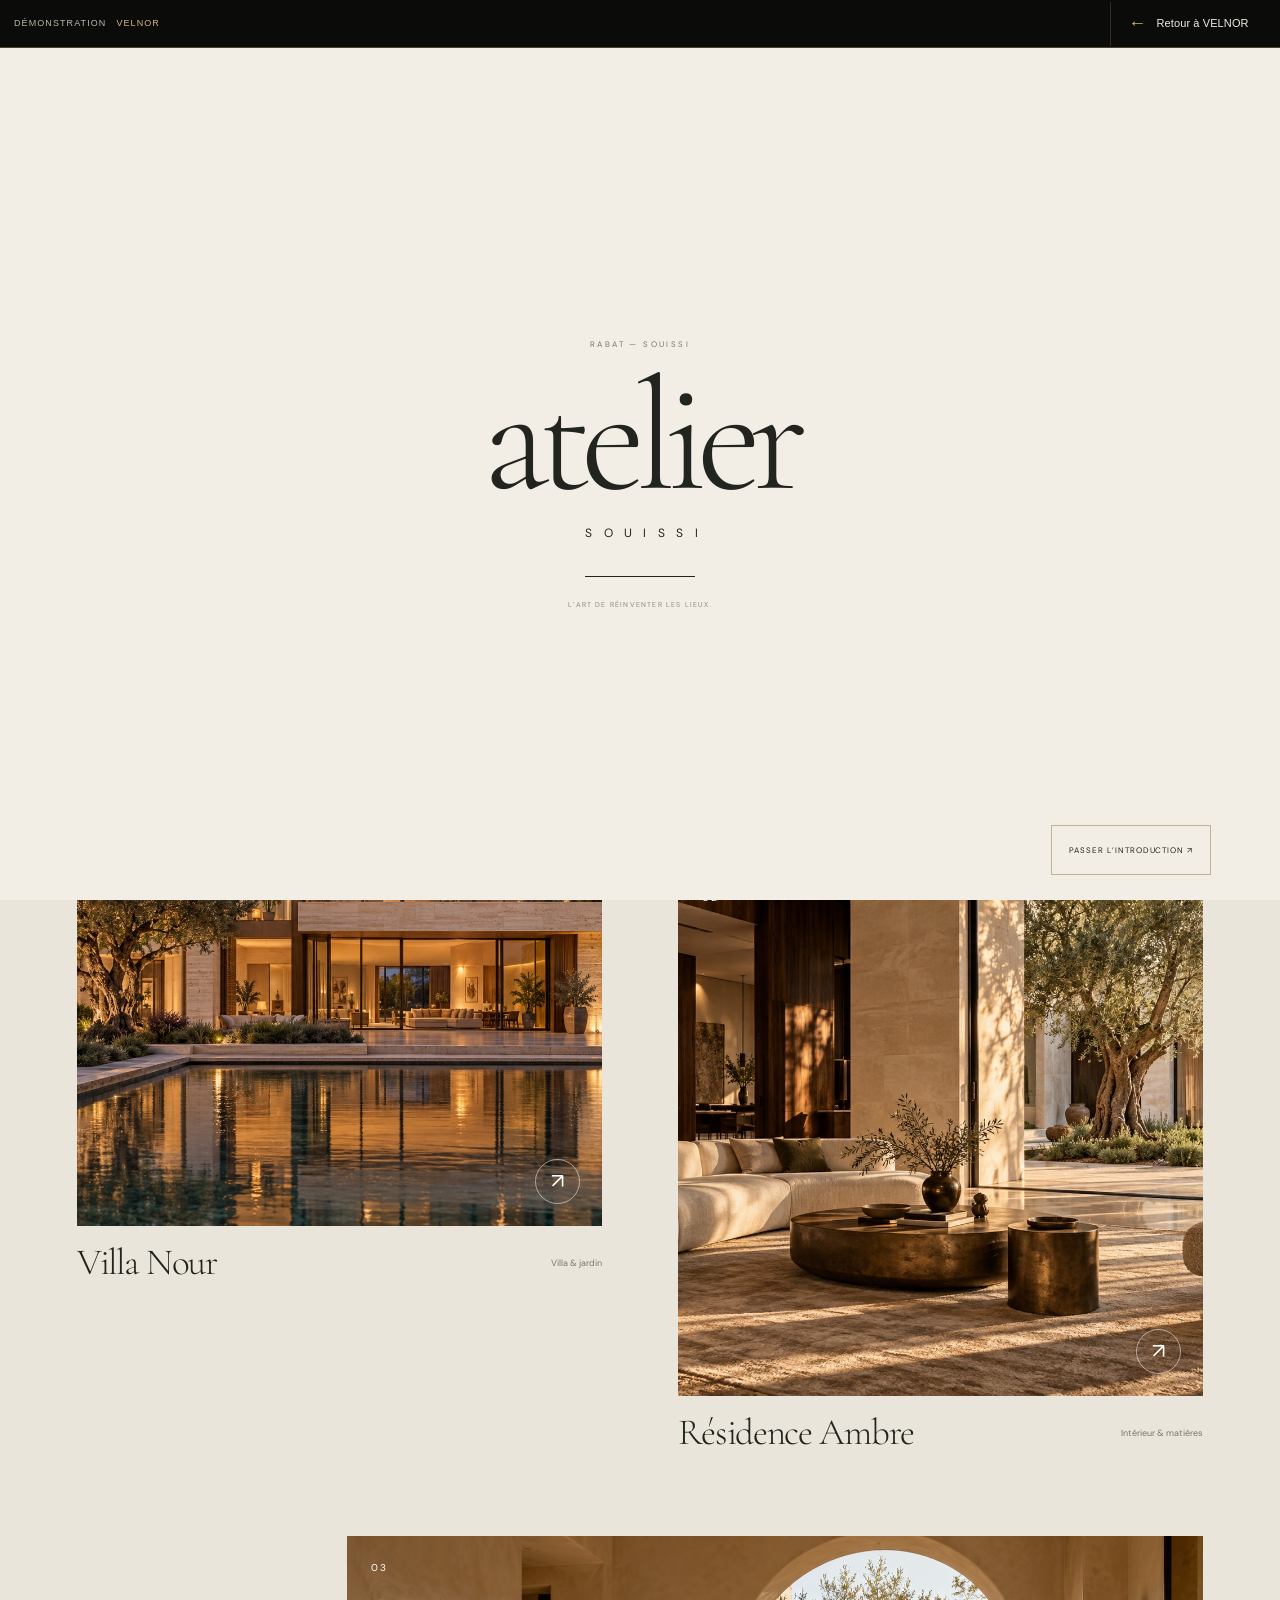
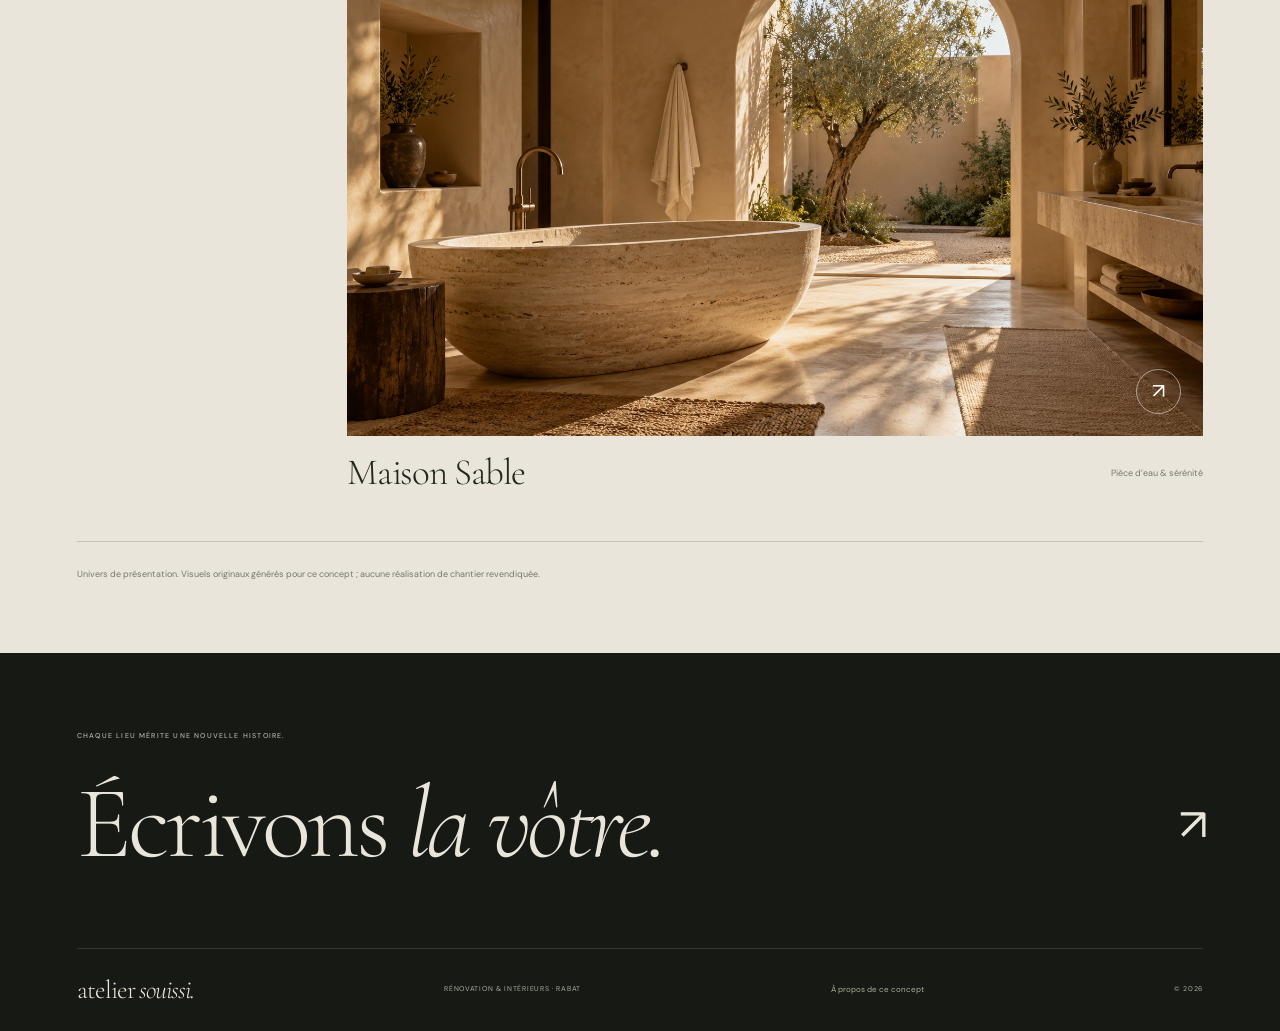
<file: univers/index.html>
<!doctype html><html lang="fr" class="no-js"><head><meta charset="utf-8"><meta name="viewport" content="width=device-width, initial-scale=1"><meta name="theme-color" content="#171916"><title>Les univers — Atelier Souissi</title><meta name="description" content="Atelier Souissi, un univers de rénovation et d’intérieurs à Rabat. Villas, espaces de vie, matières et lumière."><meta property="og:title" content="Les univers — Atelier Souissi"><meta property="og:image" content="../assets/nour-villa.jpg"><link rel="icon" type="image/svg+xml" href="../assets/favicon.svg"><link rel="preload" as="font" type="font/ttf" href="../assets/cormorant-normal.ttf" crossorigin><link rel="preload" as="image" href="../assets/ambre-salon.jpg"><link rel="stylesheet" href="../luxury.css"><script>document.documentElement.classList.replace('no-js','js');</script><script src="../experience.js" defer></script><link rel="stylesheet" href="../demo-return.css?v=20261108-1"></head><body data-page="univers" data-title="Les univers" class="theme-light velnor-demo" data-demo="atelier-souissi"><aside class="velnor-demo-bar" aria-label="Démonstration VELNOR"><span class="velnor-demo-label">Démonstration <b>VELNOR</b></span><a class="velnor-demo-back" href="https://wearevelnor.pages.dev/projets/atelier-souissi/" aria-label="Retour à VELNOR — Projet Atelier Souissi"><span aria-hidden="true">←</span> Retour à VELNOR</a></aside>
 <a class="skip-link" href="#main">Aller au contenu</a>
 <div class="opening" id="opening" aria-hidden="true"><div class="opening-top"></div><div class="opening-bottom"></div><div class="opening-brand"><span class="opening-city">RABAT — SOUISSI</span><span class="opening-word">atelier</span><span class="opening-sub">S O U I S S I</span><div class="opening-rule"><i></i></div><span class="opening-signature">L’ART DE RÉINVENTER LES LIEUX.</span></div><button class="opening-skip" type="button" tabindex="-1">PASSER L’INTRODUCTION ↗</button></div>
 <div class="route-transition" aria-hidden="true"><div class="route-transition-fill"></div><div class="route-transition-name"></div><span>ATELIER SOUISSI</span></div>
 <header class="header" id="header"><a class="brand" href="../" aria-label="Atelier Souissi, accueil"><span>atelier</span><small>SOUISSI</small></a><div class="header-location">RÉNOVATION & INTÉRIEURS<br><span>RABAT, MAROC</span></div><nav class="primary-nav" aria-label="Navigation principale"><a href="../univers/" data-nav="univers" aria-current="page">Les univers</a><a href="../atelier/" data-nav="atelier">L’atelier</a><a href="../expertises/" data-nav="expertises">L’expertise</a></nav><div class="header-tools"><a class="project-link" href="../contact/">Votre projet <span>↗</span></a><button class="overview-toggle" type="button" aria-label="Voir les univers en vue d’ensemble" aria-pressed="false"><span></span><span></span></button><button class="menu-toggle" type="button" aria-label="Ouvrir le menu" aria-expanded="false" aria-controls="menu"><i></i><i></i></button></div><div class="reading-progress"></div></header>
 <div class="menu" id="menu" hidden><div class="menu-photo"><img src="../assets/nour-villa.jpg" alt="Univers architectural Atelier Souissi" id="menu-photo"><span>LES LIEUX CHANGENT.<br><em>La façon de vivre aussi.</em></span></div><div class="menu-body"><span class="micro">EXPLORER L’UNIVERS ATELIER SOUISSI</span><nav aria-label="Menu complet"><a href="../" data-menu-image="../assets/nour-villa.jpg"><span class="menu-number">01</span><span>L’accueil</span><span class="menu-arrow">↗</span></a><a href="../univers/" data-menu-image="../assets/ambre-salon.jpg"><span class="menu-number">02</span><span>Les univers</span><span class="menu-arrow">↗</span></a><a href="../atelier/" data-menu-image="../assets/escalier-sculpture.jpg"><span class="menu-number">03</span><span>L’atelier</span><span class="menu-arrow">↗</span></a><a href="../expertises/" data-menu-image="../assets/sable-bain.jpg"><span class="menu-number">04</span><span>L’expertise</span><span class="menu-arrow">↗</span></a><a href="../contact/" data-menu-image="../assets/nour-villa.jpg"><span class="menu-number">05</span><span>Votre projet</span><span class="menu-arrow">↗</span></a></nav><div class="menu-bottom"><span>Rabat · Souissi & alentours</span><button type="button" id="replay-opening">Revoir l’ouverture ↗</button><button class="legal-open" type="button">Le concept</button></div></div></div>
 <main id="main" tabindex="-1"><section class="collection-intro"><figure class="collection-cover"><img src="../assets/escalier-sculpture.jpg" alt="Escalier sculptural, pierre et lumière"><figcaption>LA MATIÈRE. LA LUMIÈRE. L’ÉMOTION.</figcaption></figure><span class="micro">ÉTUDES D’AMBIANCE / COLLECTION 01</span><h1>Des lieux.<br>Des <em>émotions.</em></h1><div class="collection-intro-bottom"><p>Trois perspectives sur l’art d’habiter.<br>Une invitation à imaginer la vôtre.</p><div class="filters" role="group" aria-label="Filtrer les univers"><button class="is-active" data-filter="all" type="button" aria-pressed="true">Tous</button><button data-filter="villa" type="button" aria-pressed="false">Villas</button><button data-filter="interieur" type="button" aria-pressed="false">Intérieurs</button><button data-filter="eau" type="button" aria-pressed="false">Pièces d’eau</button></div></div></section><section class="collection-grid" aria-label="Les études d’ambiance"><a href="../univers/villa-nour/" class="collection-card" data-category="villa" data-reveal data-cursor><div class="collection-image"><img src="../assets/nour-villa.jpg" alt="Villa contemporaine en pierre, jardin et bassin au crépuscule" loading="eager"><span class="collection-number">01</span><span class="collection-arrow">↗</span></div><div class="collection-caption"><h2>Villa Nour</h2><span>Villa & jardin</span></div></a><a href="../univers/residence-ambre/" class="collection-card" data-category="interieur" data-reveal data-cursor><div class="collection-image"><img src="../assets/ambre-salon.jpg" alt="Salon sculptural, noyer sombre, lin et cour plantée d’un olivier" loading="lazy"><span class="collection-number">02</span><span class="collection-arrow">↗</span></div><div class="collection-caption"><h2>Résidence Ambre</h2><span>Intérieur & matières</span></div></a><a href="../univers/maison-sable/" class="collection-card" data-category="eau" data-reveal data-cursor><div class="collection-image"><img src="../assets/sable-bain.jpg" alt="Baignoire monolithique en travertin, arche en tadelakt et olivier" loading="lazy"><span class="collection-number">03</span><span class="collection-arrow">↗</span></div><div class="collection-caption"><h2>Maison Sable</h2><span>Pièce d’eau & sérénité</span></div></a></section><p class="concept-caption">Univers de présentation. Visuels originaux générés pour ce concept ; aucune réalisation de chantier revendiquée.</p><footer class="footer"><div class="footer-main"><span class="micro">CHAQUE LIEU MÉRITE UNE NOUVELLE HISTOIRE.</span><a class="footer-invitation" href="../contact/">Écrivons <em>la vôtre.</em><span>↗</span></a></div><div class="footer-line"><a class="footer-wordmark" href="../">atelier <em>souissi.</em></a><span>RÉNOVATION & INTÉRIEURS · RABAT</span><button class="legal-open" type="button">À propos de ce concept</button><span>© 2026</span></div></footer></main>
 <dialog class="legal-dialog" id="legal-dialog" aria-labelledby="legal-title"><button type="button" class="dialog-close" aria-label="Fermer les informations">×</button><span class="micro">NOTE DE PRÉSENTATION</span><h2 id="legal-title">Une vision.<br><em>Un concept.</em></h2><p>Atelier Souissi est une identité de présentation créée pour un projet d’entreprise de rénovation à Rabat. Son nom et les prestations proposées restent à valider avec l’entreprise.</p><p>Villa Nour, Résidence Ambre et Maison Sable sont des études d’ambiance fictives. Les images ont été créées pour ce concept à l’aide de la génération d’images ; elles ne représentent pas des chantiers réalisés.</p><p>Le parcours « Votre projet » prépare un brief téléchargeable sur votre appareil. Il ne transmet aucune demande. Les coordonnées et informations légales réelles devront être renseignées avant l’utilisation commerciale.</p></dialog><div class="image-cursor" aria-hidden="true">DÉCOUVRIR<br><span>↗</span></div>
 </body></html>
</file>
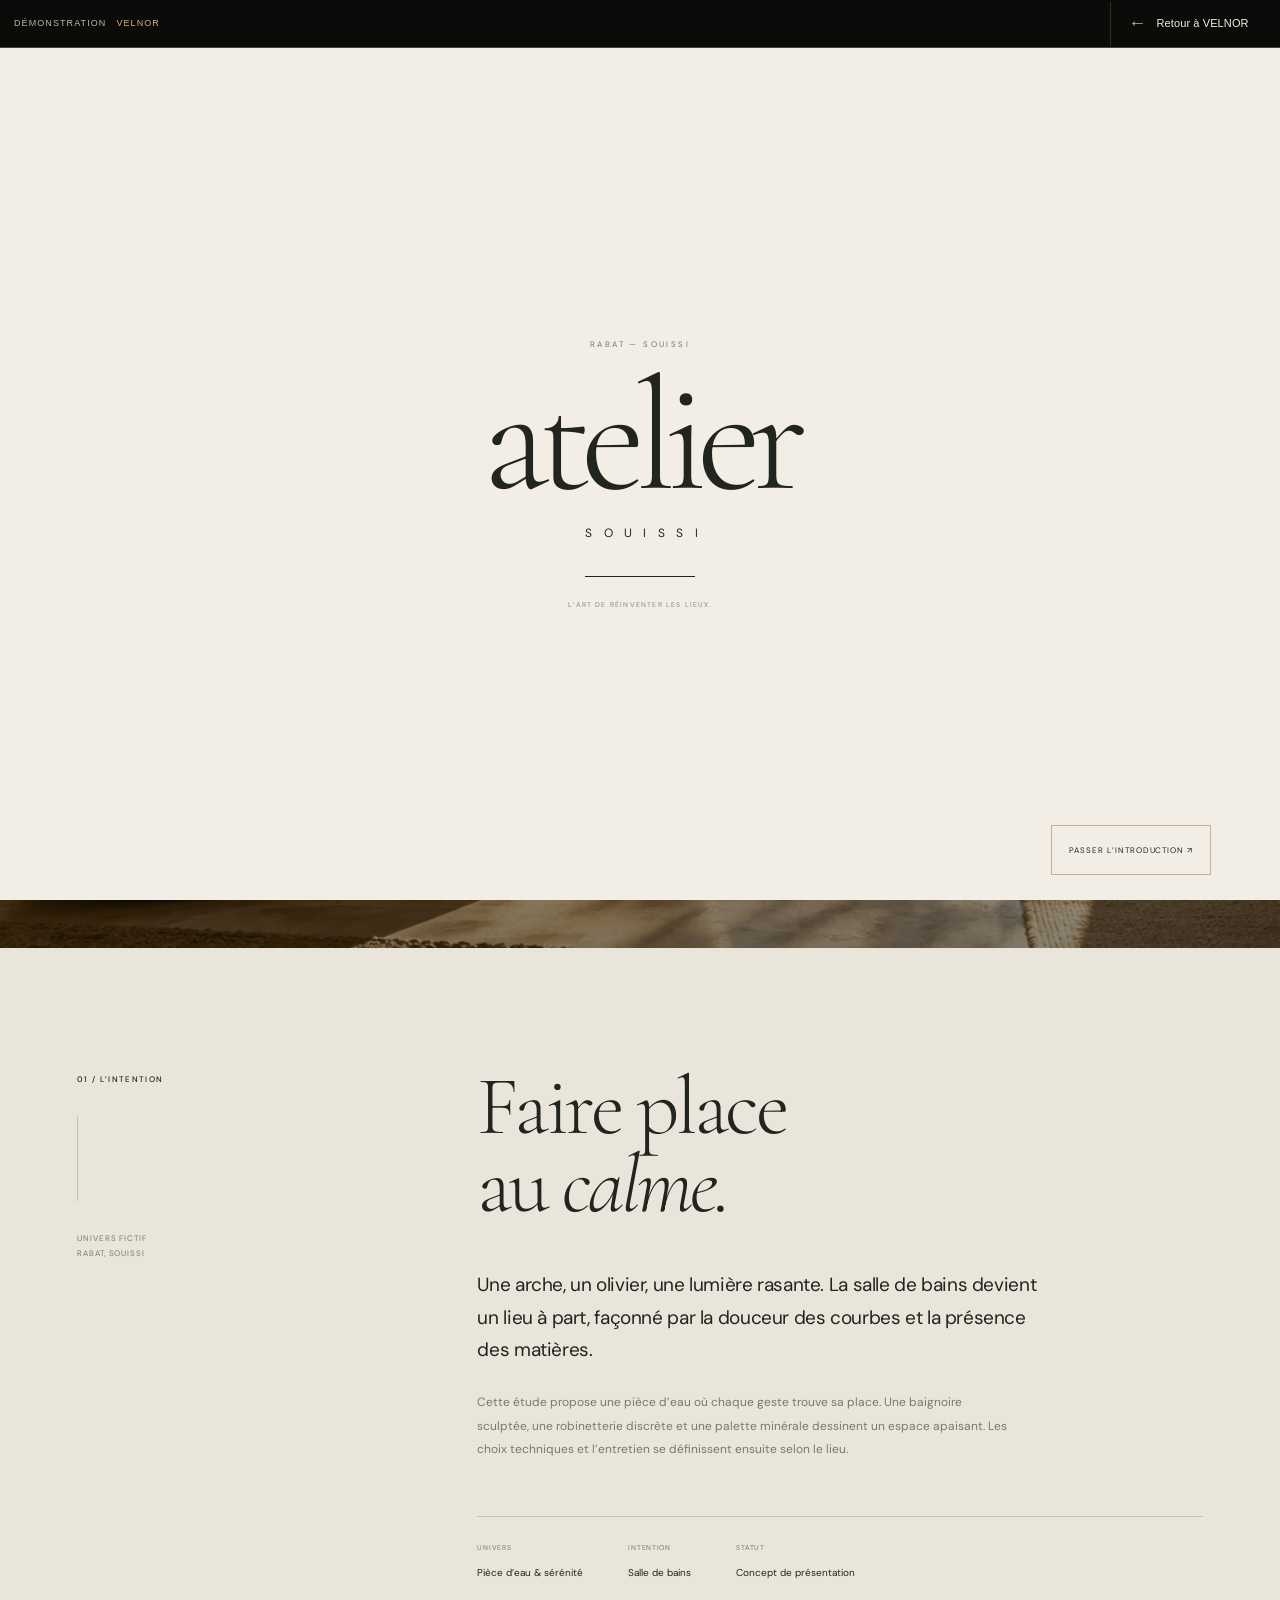
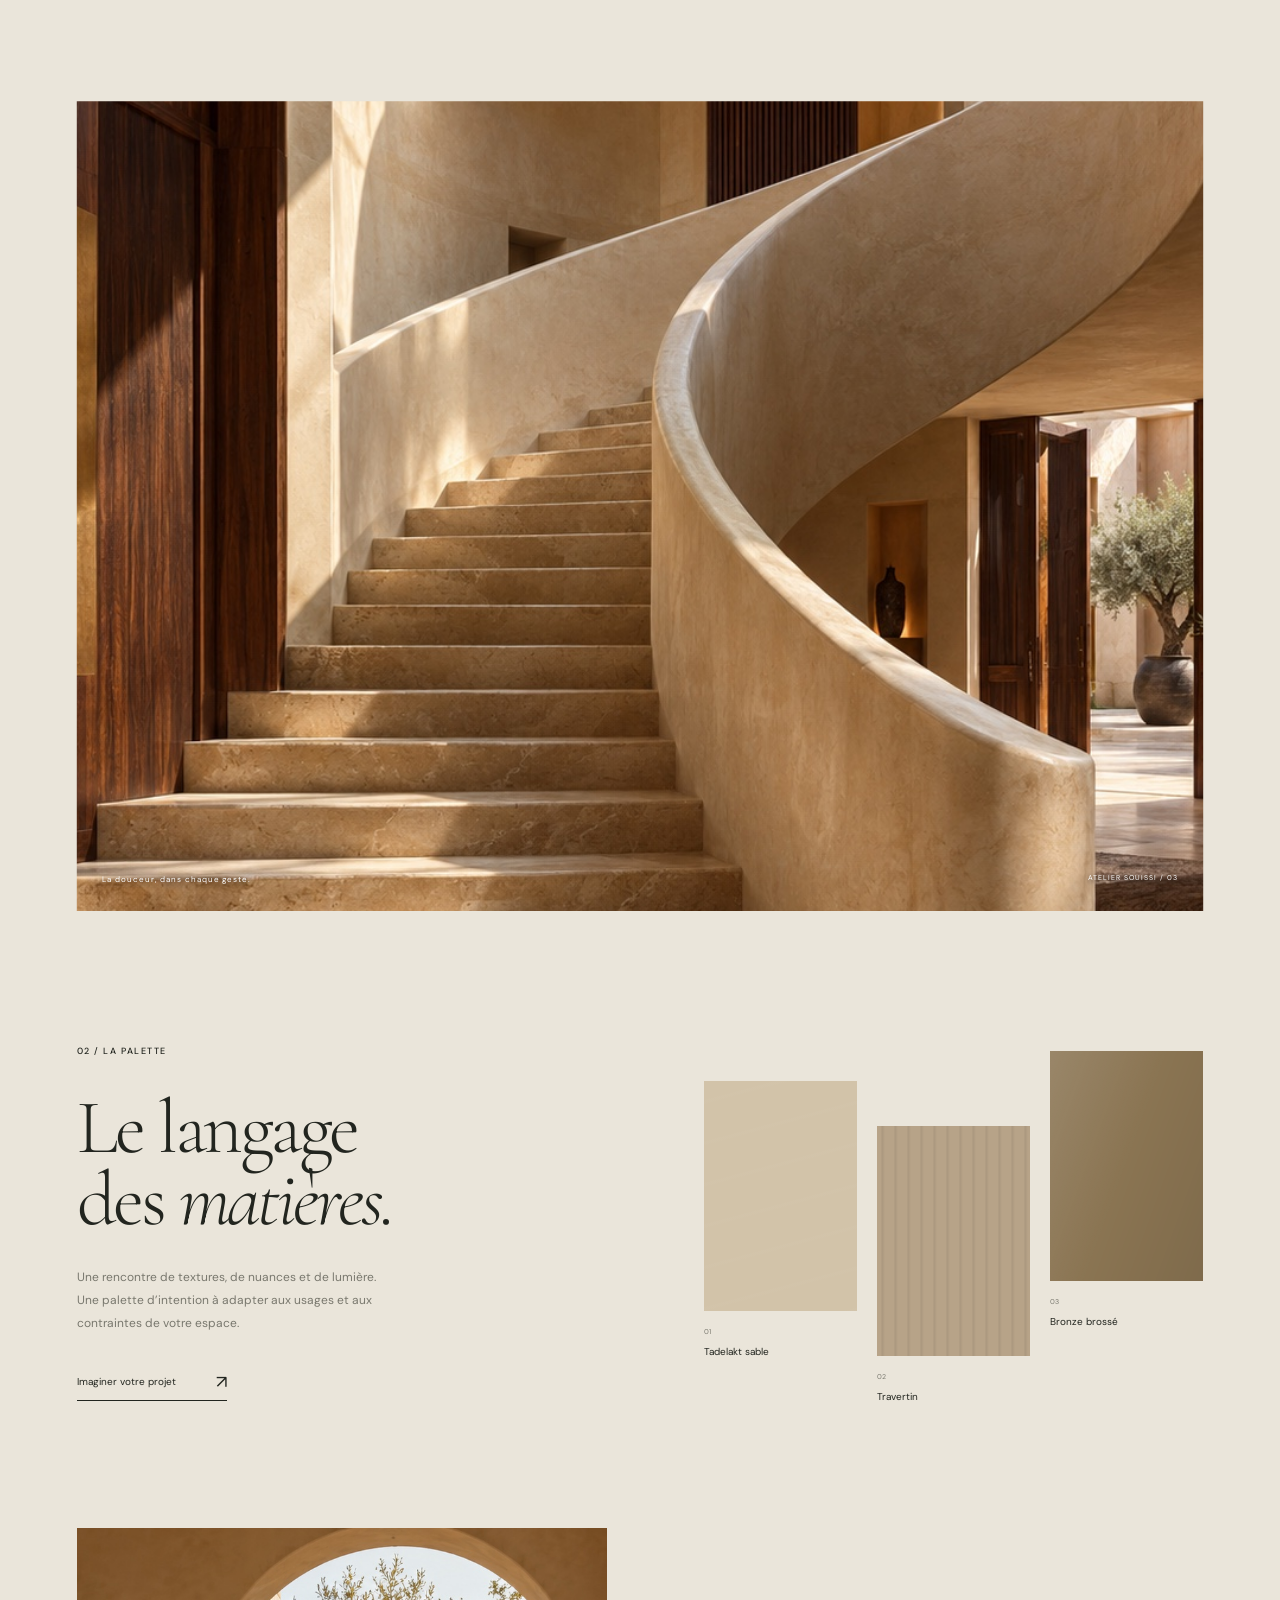
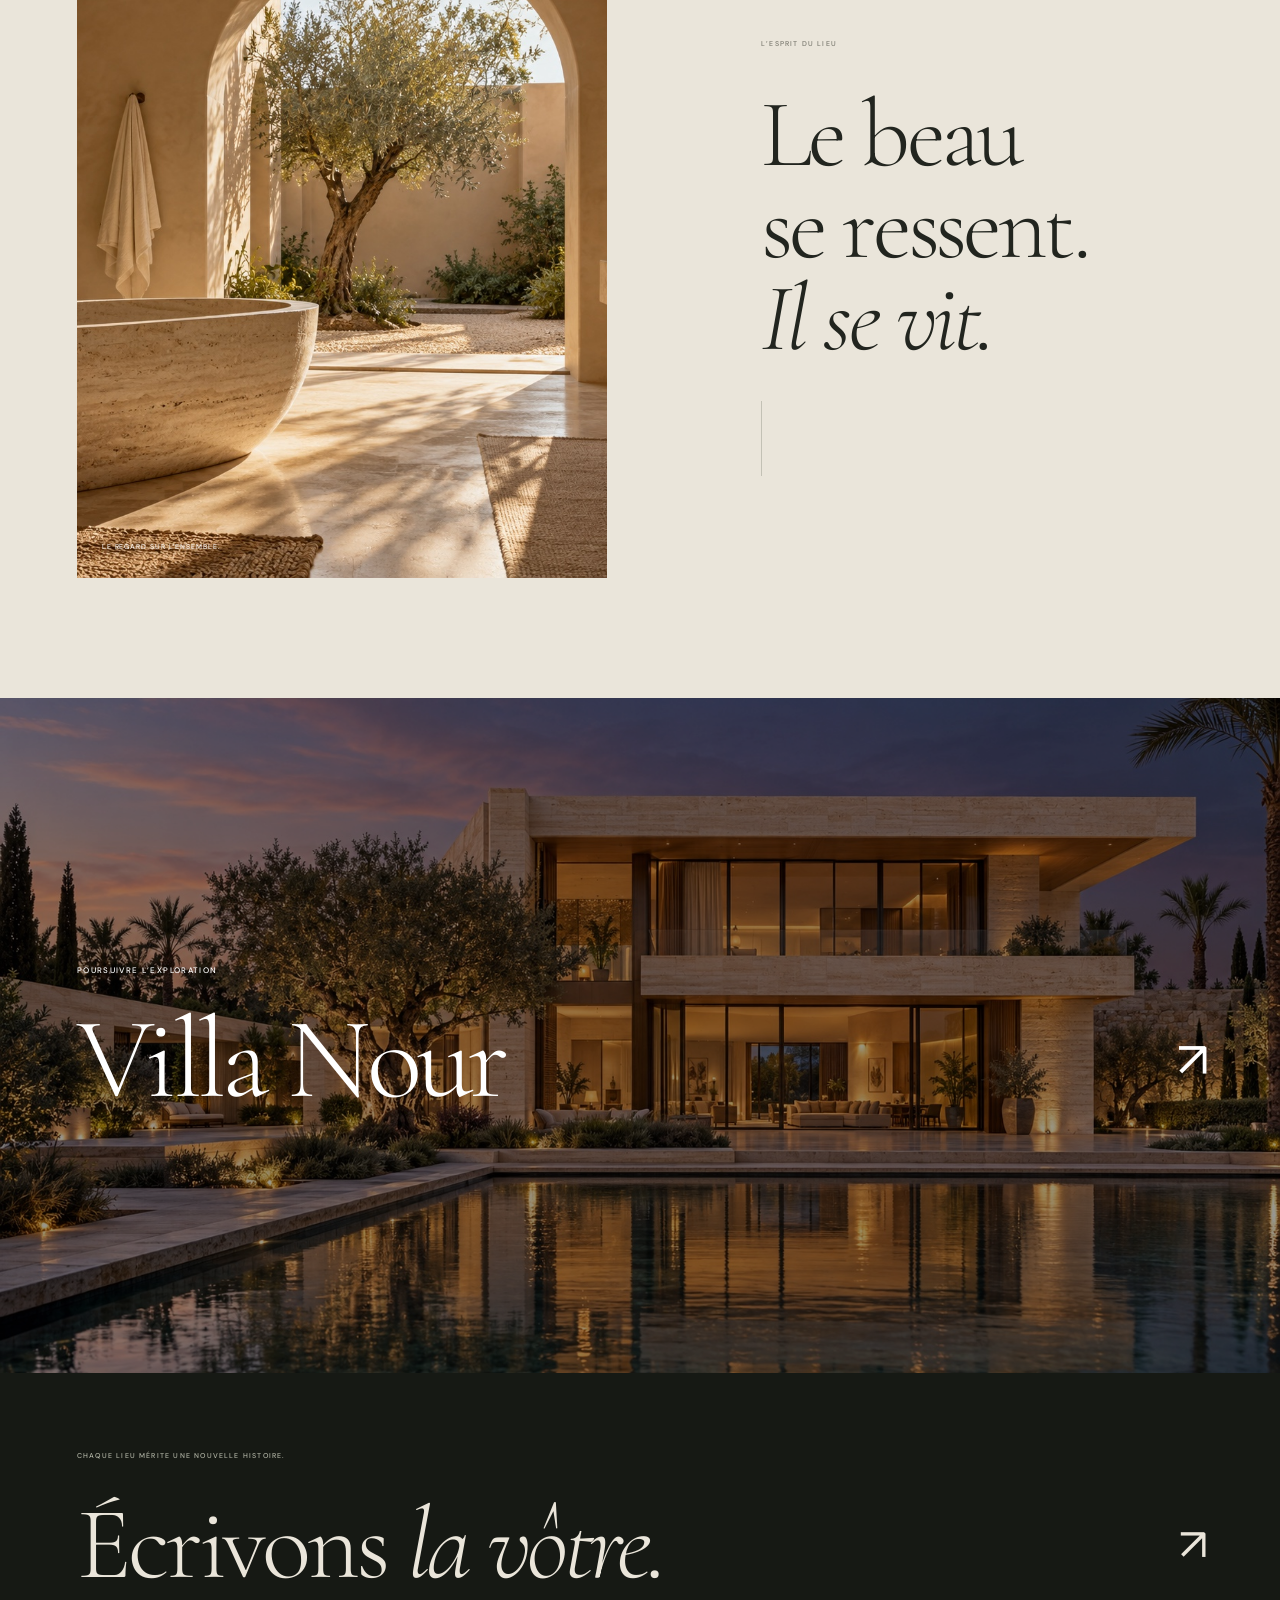
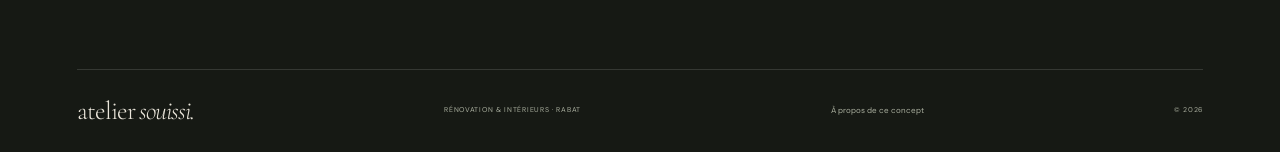
<file: univers/maison-sable/index.html>
<!doctype html><html lang="fr" class="no-js"><head><meta charset="utf-8"><meta name="viewport" content="width=device-width, initial-scale=1"><meta name="theme-color" content="#171916"><title>Maison Sable — Atelier Souissi</title><meta name="description" content="Atelier Souissi, un univers de rénovation et d’intérieurs à Rabat. Villas, espaces de vie, matières et lumière."><meta property="og:title" content="Maison Sable — Atelier Souissi"><meta property="og:image" content="../../assets/nour-villa.jpg"><link rel="icon" type="image/svg+xml" href="../../assets/favicon.svg"><link rel="preload" as="font" type="font/ttf" href="../../assets/cormorant-normal.ttf" crossorigin><link rel="preload" as="image" href="../../assets/ambre-salon.jpg"><link rel="stylesheet" href="../../luxury.css"><script>document.documentElement.classList.replace('no-js','js');</script><script src="../../experience.js" defer></script><link rel="stylesheet" href="../../demo-return.css?v=20261108-1"></head><body data-page="case" data-title="Maison Sable" class="velnor-demo" data-demo="atelier-souissi"><aside class="velnor-demo-bar" aria-label="Démonstration VELNOR"><span class="velnor-demo-label">Démonstration <b>VELNOR</b></span><a class="velnor-demo-back" href="https://wearevelnor.pages.dev/projets/atelier-souissi/" aria-label="Retour à VELNOR — Projet Atelier Souissi"><span aria-hidden="true">←</span> Retour à VELNOR</a></aside>
 <a class="skip-link" href="#main">Aller au contenu</a>
 <div class="opening" id="opening" aria-hidden="true"><div class="opening-top"></div><div class="opening-bottom"></div><div class="opening-brand"><span class="opening-city">RABAT — SOUISSI</span><span class="opening-word">atelier</span><span class="opening-sub">S O U I S S I</span><div class="opening-rule"><i></i></div><span class="opening-signature">L’ART DE RÉINVENTER LES LIEUX.</span></div><button class="opening-skip" type="button" tabindex="-1">PASSER L’INTRODUCTION ↗</button></div>
 <div class="route-transition" aria-hidden="true"><div class="route-transition-fill"></div><div class="route-transition-name"></div><span>ATELIER SOUISSI</span></div>
 <header class="header" id="header"><a class="brand" href="../../" aria-label="Atelier Souissi, accueil"><span>atelier</span><small>SOUISSI</small></a><div class="header-location">RÉNOVATION & INTÉRIEURS<br><span>RABAT, MAROC</span></div><nav class="primary-nav" aria-label="Navigation principale"><a href="../../univers/" data-nav="univers" aria-current="page">Les univers</a><a href="../../atelier/" data-nav="atelier">L’atelier</a><a href="../../expertises/" data-nav="expertises">L’expertise</a></nav><div class="header-tools"><a class="project-link" href="../../contact/">Votre projet <span>↗</span></a><button class="overview-toggle" type="button" aria-label="Voir les univers en vue d’ensemble" aria-pressed="false"><span></span><span></span></button><button class="menu-toggle" type="button" aria-label="Ouvrir le menu" aria-expanded="false" aria-controls="menu"><i></i><i></i></button></div><div class="reading-progress"></div></header>
 <div class="menu" id="menu" hidden><div class="menu-photo"><img src="../../assets/nour-villa.jpg" alt="Univers architectural Atelier Souissi" id="menu-photo"><span>LES LIEUX CHANGENT.<br><em>La façon de vivre aussi.</em></span></div><div class="menu-body"><span class="micro">EXPLORER L’UNIVERS ATELIER SOUISSI</span><nav aria-label="Menu complet"><a href="../../" data-menu-image="../../assets/nour-villa.jpg"><span class="menu-number">01</span><span>L’accueil</span><span class="menu-arrow">↗</span></a><a href="../../univers/" data-menu-image="../../assets/ambre-salon.jpg"><span class="menu-number">02</span><span>Les univers</span><span class="menu-arrow">↗</span></a><a href="../../atelier/" data-menu-image="../../assets/escalier-sculpture.jpg"><span class="menu-number">03</span><span>L’atelier</span><span class="menu-arrow">↗</span></a><a href="../../expertises/" data-menu-image="../../assets/sable-bain.jpg"><span class="menu-number">04</span><span>L’expertise</span><span class="menu-arrow">↗</span></a><a href="../../contact/" data-menu-image="../../assets/nour-villa.jpg"><span class="menu-number">05</span><span>Votre projet</span><span class="menu-arrow">↗</span></a></nav><div class="menu-bottom"><span>Rabat · Souissi & alentours</span><button type="button" id="replay-opening">Revoir l’ouverture ↗</button><button class="legal-open" type="button">Le concept</button></div></div></div>
 <main id="main" tabindex="-1"><section class="case-hero"><img class="hero-background" src="../../assets/sable-bain.jpg" alt="Baignoire monolithique en travertin, arche en tadelakt et olivier" fetchpriority="high"><div class="case-shade"></div><div class="case-heading"><span class="micro">ÉTUDE D’AMBIANCE 03 — PIÈCE D’EAU & SÉRÉNITÉ</span><h1 class="case-name">Maison<br>Sable<em>.</em></h1></div><span class="case-hero-caption">Un refuge pour le quotidien.</span><a class="case-scroll" href="#intention">DÉCOUVRIR L’INTENTION <span>↓</span></a></section><section class="story-intro" id="intention"><div class="story-label" data-reveal><span class="micro">01 / L’INTENTION</span><span class="fine-rule"></span><p>UNIVERS FICTIF<br>RABAT, SOUISSI</p></div><div class="story-copy" data-reveal><h2>Faire place<br>au <em>calme.</em></h2><p class="story-lead">Une arche, un olivier, une lumière rasante. La salle de bains devient un lieu à part, façonné par la douceur des courbes et la présence des matières.</p><p>Cette étude propose une pièce d’eau où chaque geste trouve sa place. Une baignoire sculptée, une robinetterie discrète et une palette minérale dessinent un espace apaisant. Les choix techniques et l’entretien se définissent ensuite selon le lieu.</p><div class="project-facts"><div><span>UNIVERS</span><strong>Pièce d’eau & sérénité</strong></div><div><span>INTENTION</span><strong>Salle de bains</strong></div><div><span>STATUT</span><strong>Concept de présentation</strong></div></div></div></section><figure class="image-expand" data-expand><img src="../../assets/escalier-sculpture.jpg" alt="Perspective de matières et de lumière associée à Maison Sable" loading="lazy"><figcaption>La douceur, dans chaque geste.<span>ATELIER SOUISSI / 03</span></figcaption></figure><section class="material-story"><div data-reveal><span class="micro">02 / LA PALETTE</span><h2>Le langage<br>des <em>matières.</em></h2><p>Une rencontre de textures, de nuances et de lumière. Une palette d’intention à adapter aux usages et aux contraintes de votre espace.</p><a class="line-link" href="../../contact/">Imaginer votre projet <span>↗</span></a></div><div class="material-trio" data-reveal><div class="material"><div class="material-swatch swatch-0" style="--swatch:#d2c3a9"></div><span>01</span><h3>Tadelakt sable</h3></div><div class="material"><div class="material-swatch swatch-1" style="--swatch:#b7a388"></div><span>02</span><h3>Travertin</h3></div><div class="material"><div class="material-swatch swatch-2" style="--swatch:#8a7452"></div><span>03</span><h3>Bronze brossé</h3></div></div></section><section class="case-diptych"><figure data-reveal><img src="../../assets/sable-bain.jpg" alt="Détail d’ambiance de Maison Sable" loading="lazy"><figcaption>LE REGARD SUR L’ENSEMBLE.</figcaption></figure><div class="case-quote" data-reveal><span class="micro">L’ESPRIT DU LIEU</span><p>Le beau<br>se ressent.<br><em>Il se vit.</em></p><span class="quote-rule"></span></div></section><a href="../../univers/villa-nour/" class="next-universe" data-cursor><img src="../../assets/nour-villa.jpg" alt="Villa contemporaine en pierre, jardin et bassin au crépuscule" loading="lazy"><div><span class="micro">POURSUIVRE L’EXPLORATION</span><h2>Villa Nour<span>↗</span></h2></div></a><footer class="footer"><div class="footer-main"><span class="micro">CHAQUE LIEU MÉRITE UNE NOUVELLE HISTOIRE.</span><a class="footer-invitation" href="../../contact/">Écrivons <em>la vôtre.</em><span>↗</span></a></div><div class="footer-line"><a class="footer-wordmark" href="../../">atelier <em>souissi.</em></a><span>RÉNOVATION & INTÉRIEURS · RABAT</span><button class="legal-open" type="button">À propos de ce concept</button><span>© 2026</span></div></footer></main>
 <dialog class="legal-dialog" id="legal-dialog" aria-labelledby="legal-title"><button type="button" class="dialog-close" aria-label="Fermer les informations">×</button><span class="micro">NOTE DE PRÉSENTATION</span><h2 id="legal-title">Une vision.<br><em>Un concept.</em></h2><p>Atelier Souissi est une identité de présentation créée pour un projet d’entreprise de rénovation à Rabat. Son nom et les prestations proposées restent à valider avec l’entreprise.</p><p>Villa Nour, Résidence Ambre et Maison Sable sont des études d’ambiance fictives. Les images ont été créées pour ce concept à l’aide de la génération d’images ; elles ne représentent pas des chantiers réalisés.</p><p>Le parcours « Votre projet » prépare un brief téléchargeable sur votre appareil. Il ne transmet aucune demande. Les coordonnées et informations légales réelles devront être renseignées avant l’utilisation commerciale.</p></dialog><div class="image-cursor" aria-hidden="true">DÉCOUVRIR<br><span>↗</span></div>
 </body></html>
</file>
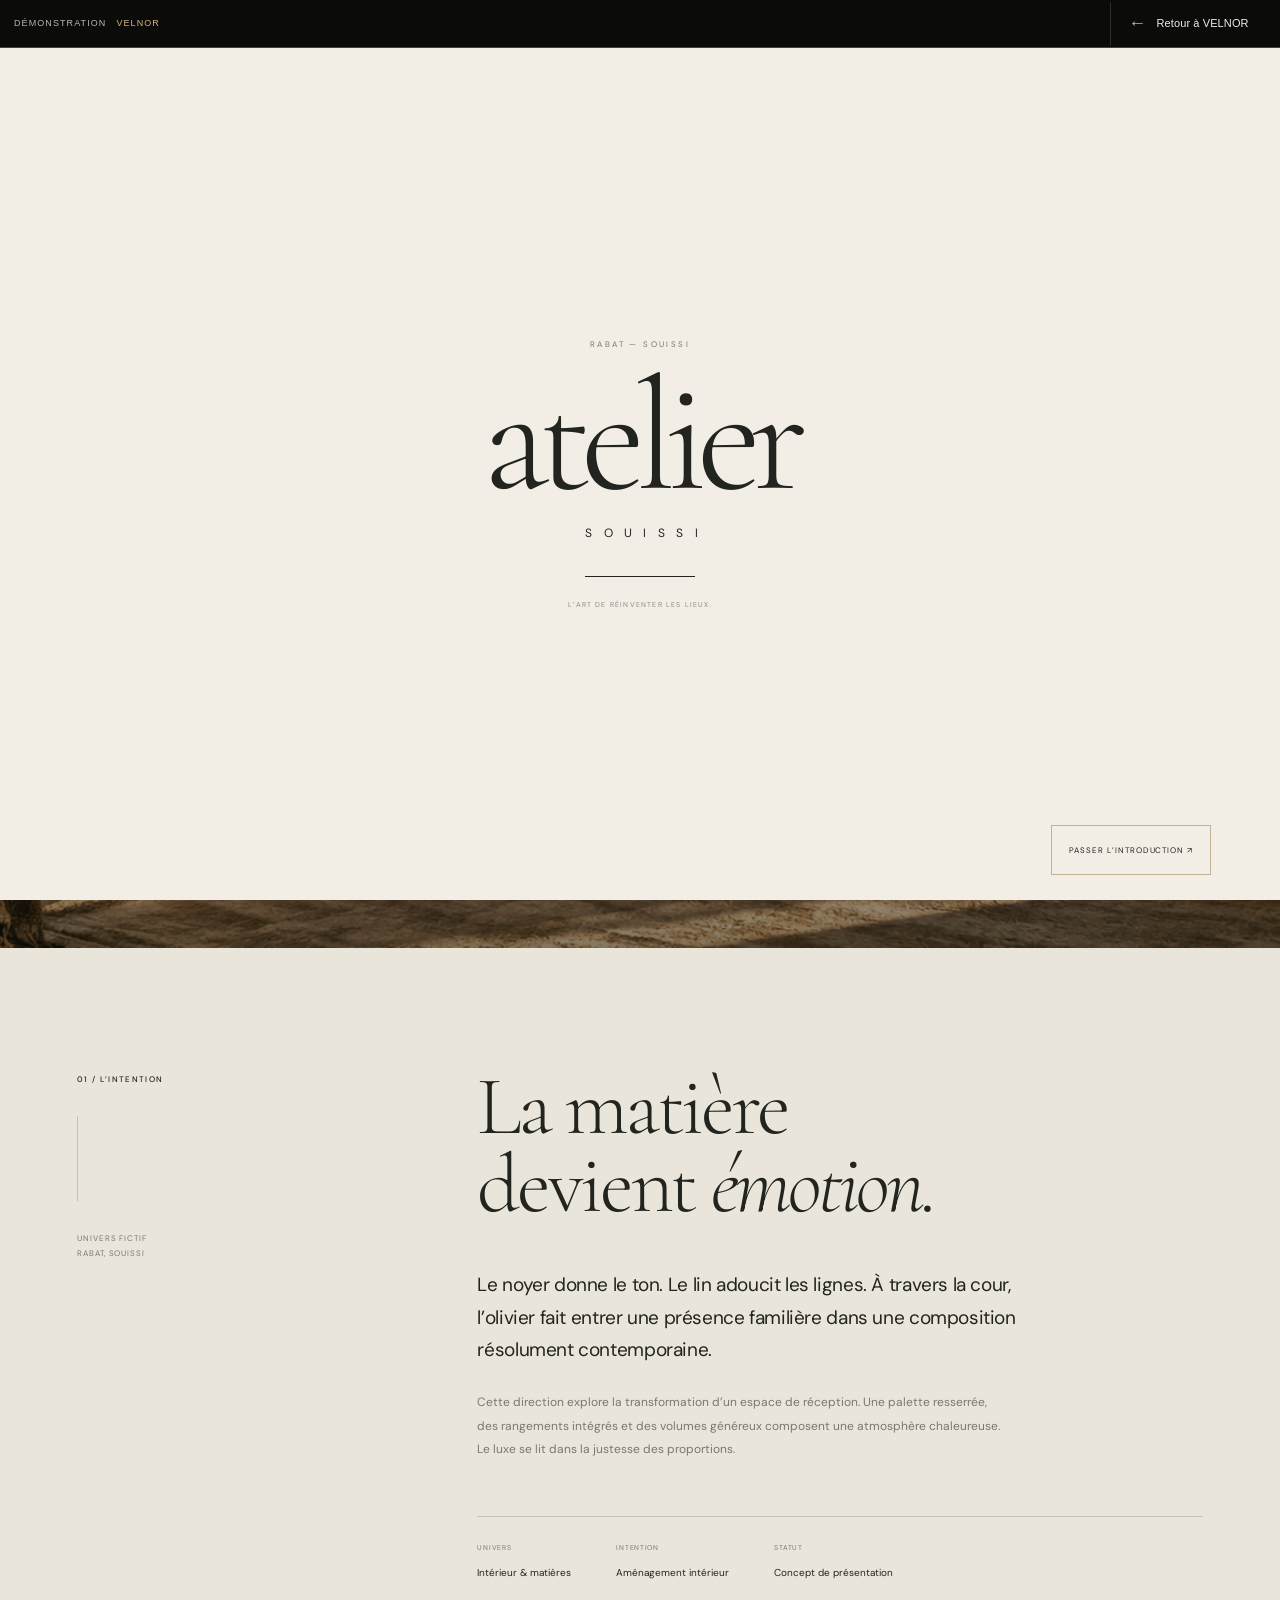
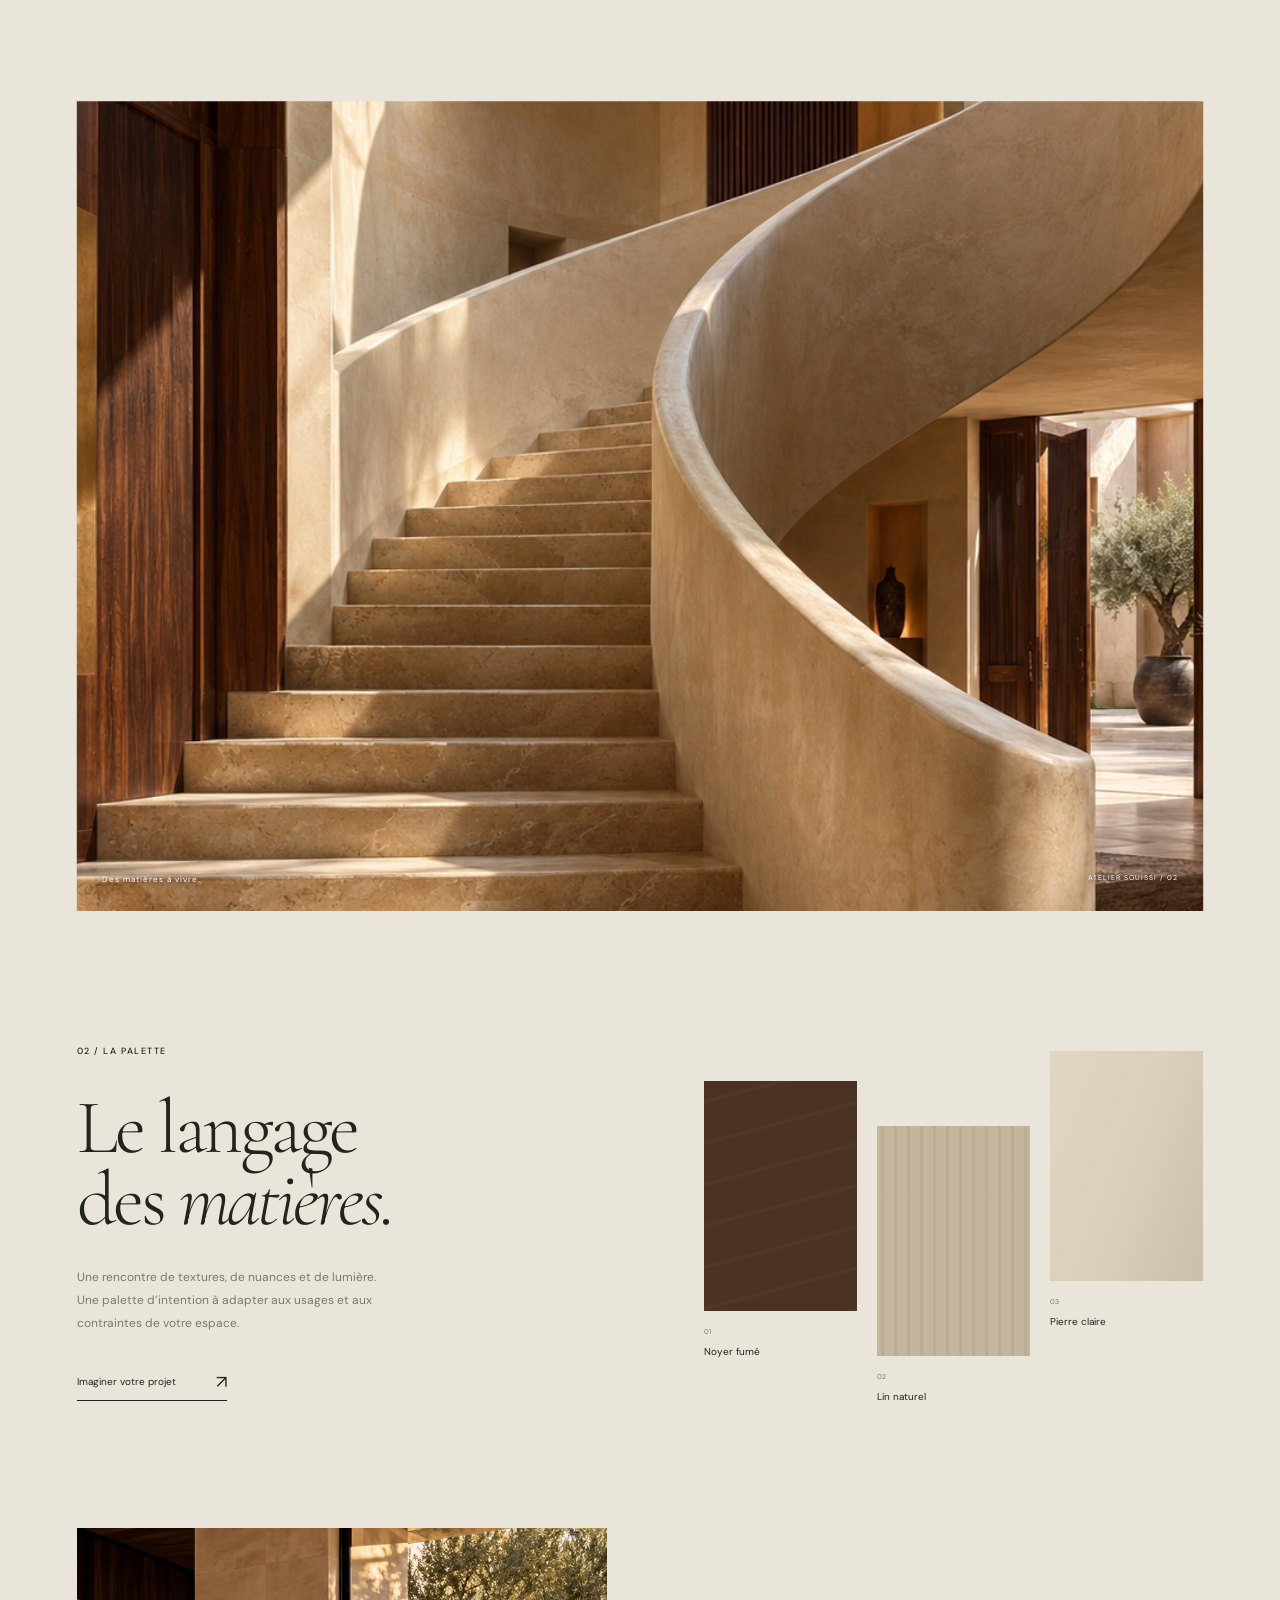
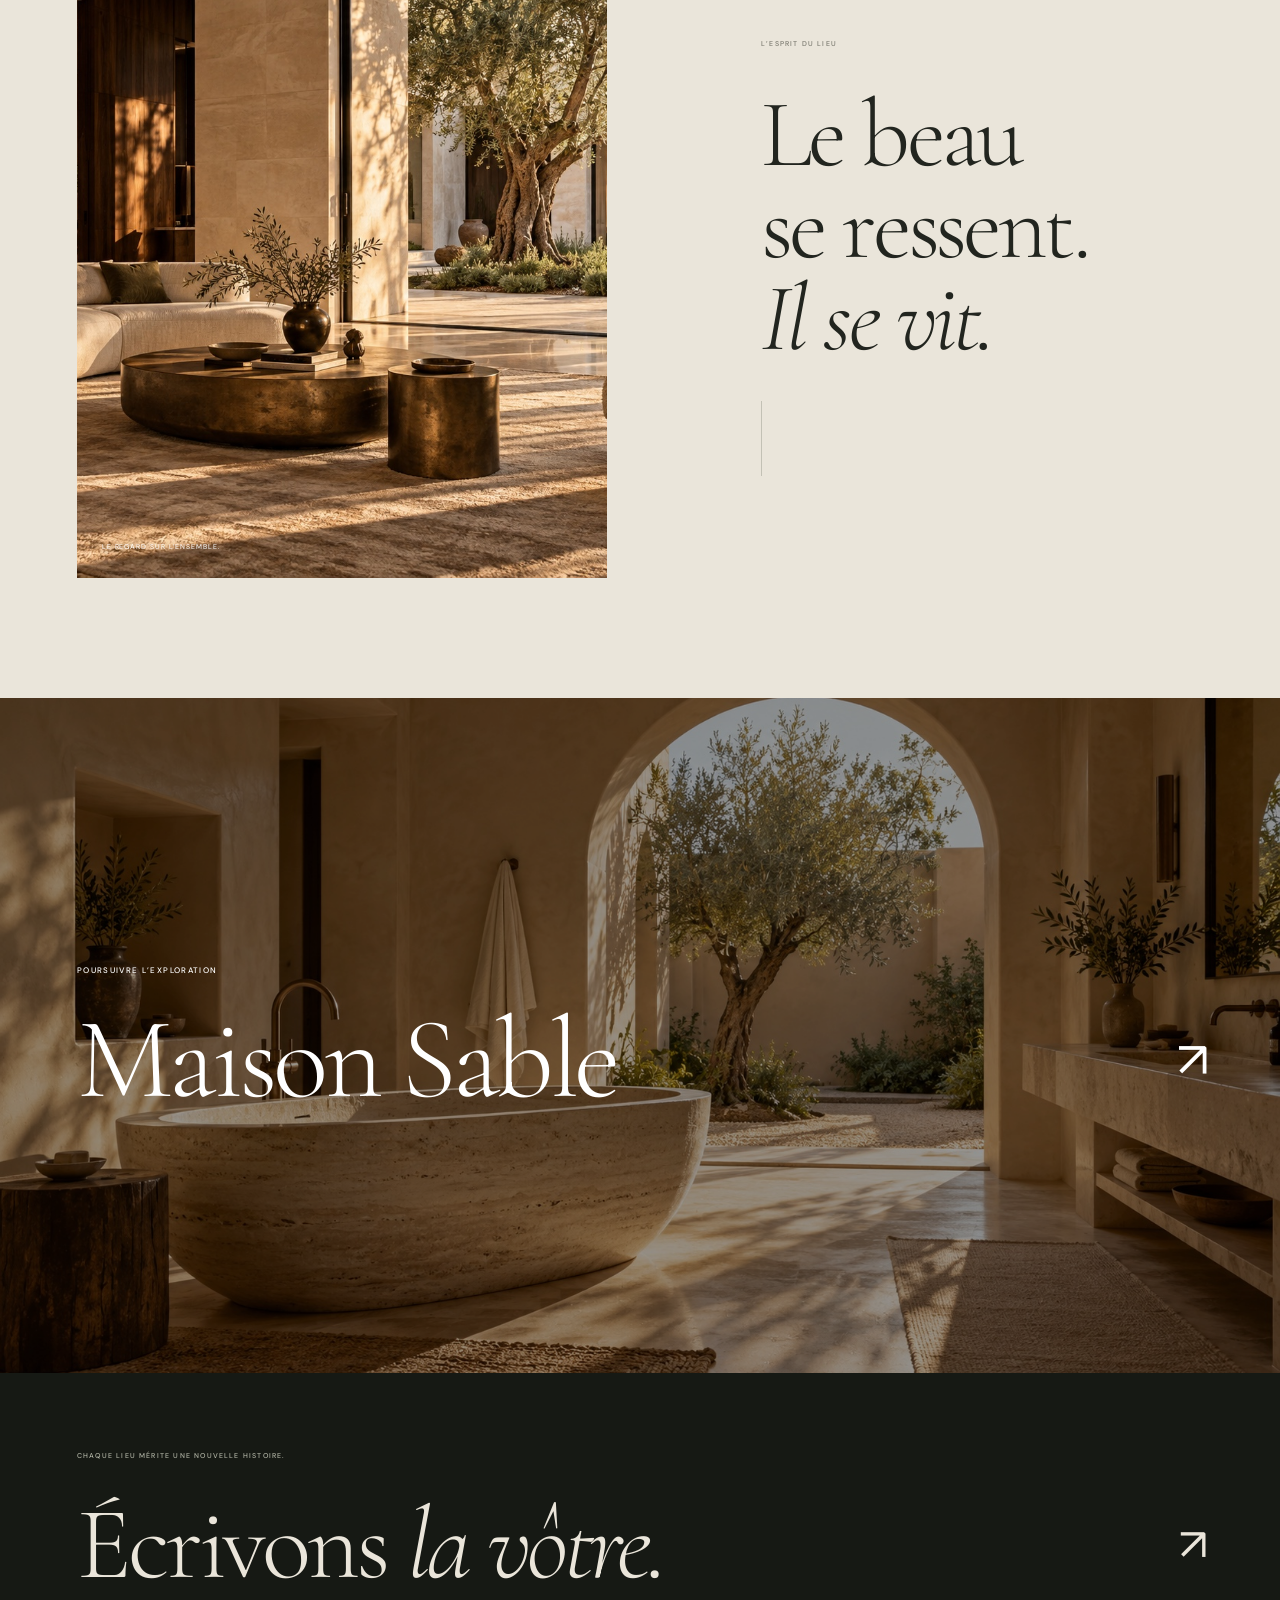
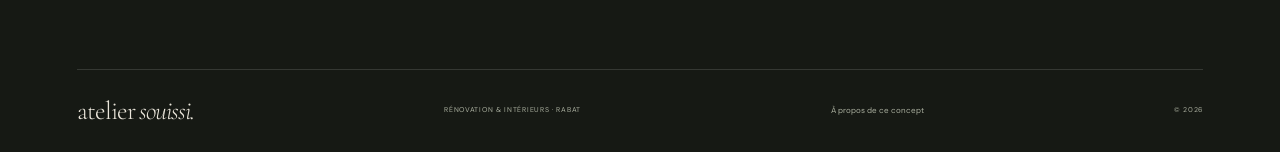
<file: univers/residence-ambre/index.html>
<!doctype html><html lang="fr" class="no-js"><head><meta charset="utf-8"><meta name="viewport" content="width=device-width, initial-scale=1"><meta name="theme-color" content="#171916"><title>Résidence Ambre — Atelier Souissi</title><meta name="description" content="Atelier Souissi, un univers de rénovation et d’intérieurs à Rabat. Villas, espaces de vie, matières et lumière."><meta property="og:title" content="Résidence Ambre — Atelier Souissi"><meta property="og:image" content="../../assets/nour-villa.jpg"><link rel="icon" type="image/svg+xml" href="../../assets/favicon.svg"><link rel="preload" as="font" type="font/ttf" href="../../assets/cormorant-normal.ttf" crossorigin><link rel="preload" as="image" href="../../assets/ambre-salon.jpg"><link rel="stylesheet" href="../../luxury.css"><script>document.documentElement.classList.replace('no-js','js');</script><script src="../../experience.js" defer></script><link rel="stylesheet" href="../../demo-return.css?v=20261108-1"></head><body data-page="case" data-title="Résidence Ambre" class="velnor-demo" data-demo="atelier-souissi"><aside class="velnor-demo-bar" aria-label="Démonstration VELNOR"><span class="velnor-demo-label">Démonstration <b>VELNOR</b></span><a class="velnor-demo-back" href="https://wearevelnor.pages.dev/projets/atelier-souissi/" aria-label="Retour à VELNOR — Projet Atelier Souissi"><span aria-hidden="true">←</span> Retour à VELNOR</a></aside>
 <a class="skip-link" href="#main">Aller au contenu</a>
 <div class="opening" id="opening" aria-hidden="true"><div class="opening-top"></div><div class="opening-bottom"></div><div class="opening-brand"><span class="opening-city">RABAT — SOUISSI</span><span class="opening-word">atelier</span><span class="opening-sub">S O U I S S I</span><div class="opening-rule"><i></i></div><span class="opening-signature">L’ART DE RÉINVENTER LES LIEUX.</span></div><button class="opening-skip" type="button" tabindex="-1">PASSER L’INTRODUCTION ↗</button></div>
 <div class="route-transition" aria-hidden="true"><div class="route-transition-fill"></div><div class="route-transition-name"></div><span>ATELIER SOUISSI</span></div>
 <header class="header" id="header"><a class="brand" href="../../" aria-label="Atelier Souissi, accueil"><span>atelier</span><small>SOUISSI</small></a><div class="header-location">RÉNOVATION & INTÉRIEURS<br><span>RABAT, MAROC</span></div><nav class="primary-nav" aria-label="Navigation principale"><a href="../../univers/" data-nav="univers" aria-current="page">Les univers</a><a href="../../atelier/" data-nav="atelier">L’atelier</a><a href="../../expertises/" data-nav="expertises">L’expertise</a></nav><div class="header-tools"><a class="project-link" href="../../contact/">Votre projet <span>↗</span></a><button class="overview-toggle" type="button" aria-label="Voir les univers en vue d’ensemble" aria-pressed="false"><span></span><span></span></button><button class="menu-toggle" type="button" aria-label="Ouvrir le menu" aria-expanded="false" aria-controls="menu"><i></i><i></i></button></div><div class="reading-progress"></div></header>
 <div class="menu" id="menu" hidden><div class="menu-photo"><img src="../../assets/nour-villa.jpg" alt="Univers architectural Atelier Souissi" id="menu-photo"><span>LES LIEUX CHANGENT.<br><em>La façon de vivre aussi.</em></span></div><div class="menu-body"><span class="micro">EXPLORER L’UNIVERS ATELIER SOUISSI</span><nav aria-label="Menu complet"><a href="../../" data-menu-image="../../assets/nour-villa.jpg"><span class="menu-number">01</span><span>L’accueil</span><span class="menu-arrow">↗</span></a><a href="../../univers/" data-menu-image="../../assets/ambre-salon.jpg"><span class="menu-number">02</span><span>Les univers</span><span class="menu-arrow">↗</span></a><a href="../../atelier/" data-menu-image="../../assets/escalier-sculpture.jpg"><span class="menu-number">03</span><span>L’atelier</span><span class="menu-arrow">↗</span></a><a href="../../expertises/" data-menu-image="../../assets/sable-bain.jpg"><span class="menu-number">04</span><span>L’expertise</span><span class="menu-arrow">↗</span></a><a href="../../contact/" data-menu-image="../../assets/nour-villa.jpg"><span class="menu-number">05</span><span>Votre projet</span><span class="menu-arrow">↗</span></a></nav><div class="menu-bottom"><span>Rabat · Souissi & alentours</span><button type="button" id="replay-opening">Revoir l’ouverture ↗</button><button class="legal-open" type="button">Le concept</button></div></div></div>
 <main id="main" tabindex="-1"><section class="case-hero"><img class="hero-background" src="../../assets/ambre-salon.jpg" alt="Salon sculptural, noyer sombre, lin et cour plantée d’un olivier" fetchpriority="high"><div class="case-shade"></div><div class="case-heading"><span class="micro">ÉTUDE D’AMBIANCE 02 — INTÉRIEUR & MATIÈRES</span><h1 class="case-name is-long">Résidence<br>Ambre<em>.</em></h1></div><span class="case-hero-caption">Le caractère d’un intérieur habité.</span><a class="case-scroll" href="#intention">DÉCOUVRIR L’INTENTION <span>↓</span></a></section><section class="story-intro" id="intention"><div class="story-label" data-reveal><span class="micro">01 / L’INTENTION</span><span class="fine-rule"></span><p>UNIVERS FICTIF<br>RABAT, SOUISSI</p></div><div class="story-copy" data-reveal><h2>La matière<br>devient <em>émotion.</em></h2><p class="story-lead">Le noyer donne le ton. Le lin adoucit les lignes. À travers la cour, l’olivier fait entrer une présence familière dans une composition résolument contemporaine.</p><p>Cette direction explore la transformation d’un espace de réception. Une palette resserrée, des rangements intégrés et des volumes généreux composent une atmosphère chaleureuse. Le luxe se lit dans la justesse des proportions.</p><div class="project-facts"><div><span>UNIVERS</span><strong>Intérieur & matières</strong></div><div><span>INTENTION</span><strong>Aménagement intérieur</strong></div><div><span>STATUT</span><strong>Concept de présentation</strong></div></div></div></section><figure class="image-expand" data-expand><img src="../../assets/escalier-sculpture.jpg" alt="Perspective de matières et de lumière associée à Résidence Ambre" loading="lazy"><figcaption>Des matières à vivre.<span>ATELIER SOUISSI / 02</span></figcaption></figure><section class="material-story"><div data-reveal><span class="micro">02 / LA PALETTE</span><h2>Le langage<br>des <em>matières.</em></h2><p>Une rencontre de textures, de nuances et de lumière. Une palette d’intention à adapter aux usages et aux contraintes de votre espace.</p><a class="line-link" href="../../contact/">Imaginer votre projet <span>↗</span></a></div><div class="material-trio" data-reveal><div class="material"><div class="material-swatch swatch-0" style="--swatch:#4b3225"></div><span>01</span><h3>Noyer fumé</h3></div><div class="material"><div class="material-swatch swatch-1" style="--swatch:#c4b69c"></div><span>02</span><h3>Lin naturel</h3></div><div class="material"><div class="material-swatch swatch-2" style="--swatch:#dbd0b9"></div><span>03</span><h3>Pierre claire</h3></div></div></section><section class="case-diptych"><figure data-reveal><img src="../../assets/ambre-salon.jpg" alt="Détail d’ambiance de Résidence Ambre" loading="lazy"><figcaption>LE REGARD SUR L’ENSEMBLE.</figcaption></figure><div class="case-quote" data-reveal><span class="micro">L’ESPRIT DU LIEU</span><p>Le beau<br>se ressent.<br><em>Il se vit.</em></p><span class="quote-rule"></span></div></section><a href="../../univers/maison-sable/" class="next-universe" data-cursor><img src="../../assets/sable-bain.jpg" alt="Baignoire monolithique en travertin, arche en tadelakt et olivier" loading="lazy"><div><span class="micro">POURSUIVRE L’EXPLORATION</span><h2>Maison Sable<span>↗</span></h2></div></a><footer class="footer"><div class="footer-main"><span class="micro">CHAQUE LIEU MÉRITE UNE NOUVELLE HISTOIRE.</span><a class="footer-invitation" href="../../contact/">Écrivons <em>la vôtre.</em><span>↗</span></a></div><div class="footer-line"><a class="footer-wordmark" href="../../">atelier <em>souissi.</em></a><span>RÉNOVATION & INTÉRIEURS · RABAT</span><button class="legal-open" type="button">À propos de ce concept</button><span>© 2026</span></div></footer></main>
 <dialog class="legal-dialog" id="legal-dialog" aria-labelledby="legal-title"><button type="button" class="dialog-close" aria-label="Fermer les informations">×</button><span class="micro">NOTE DE PRÉSENTATION</span><h2 id="legal-title">Une vision.<br><em>Un concept.</em></h2><p>Atelier Souissi est une identité de présentation créée pour un projet d’entreprise de rénovation à Rabat. Son nom et les prestations proposées restent à valider avec l’entreprise.</p><p>Villa Nour, Résidence Ambre et Maison Sable sont des études d’ambiance fictives. Les images ont été créées pour ce concept à l’aide de la génération d’images ; elles ne représentent pas des chantiers réalisés.</p><p>Le parcours « Votre projet » prépare un brief téléchargeable sur votre appareil. Il ne transmet aucune demande. Les coordonnées et informations légales réelles devront être renseignées avant l’utilisation commerciale.</p></dialog><div class="image-cursor" aria-hidden="true">DÉCOUVRIR<br><span>↗</span></div>
 </body></html>
</file>
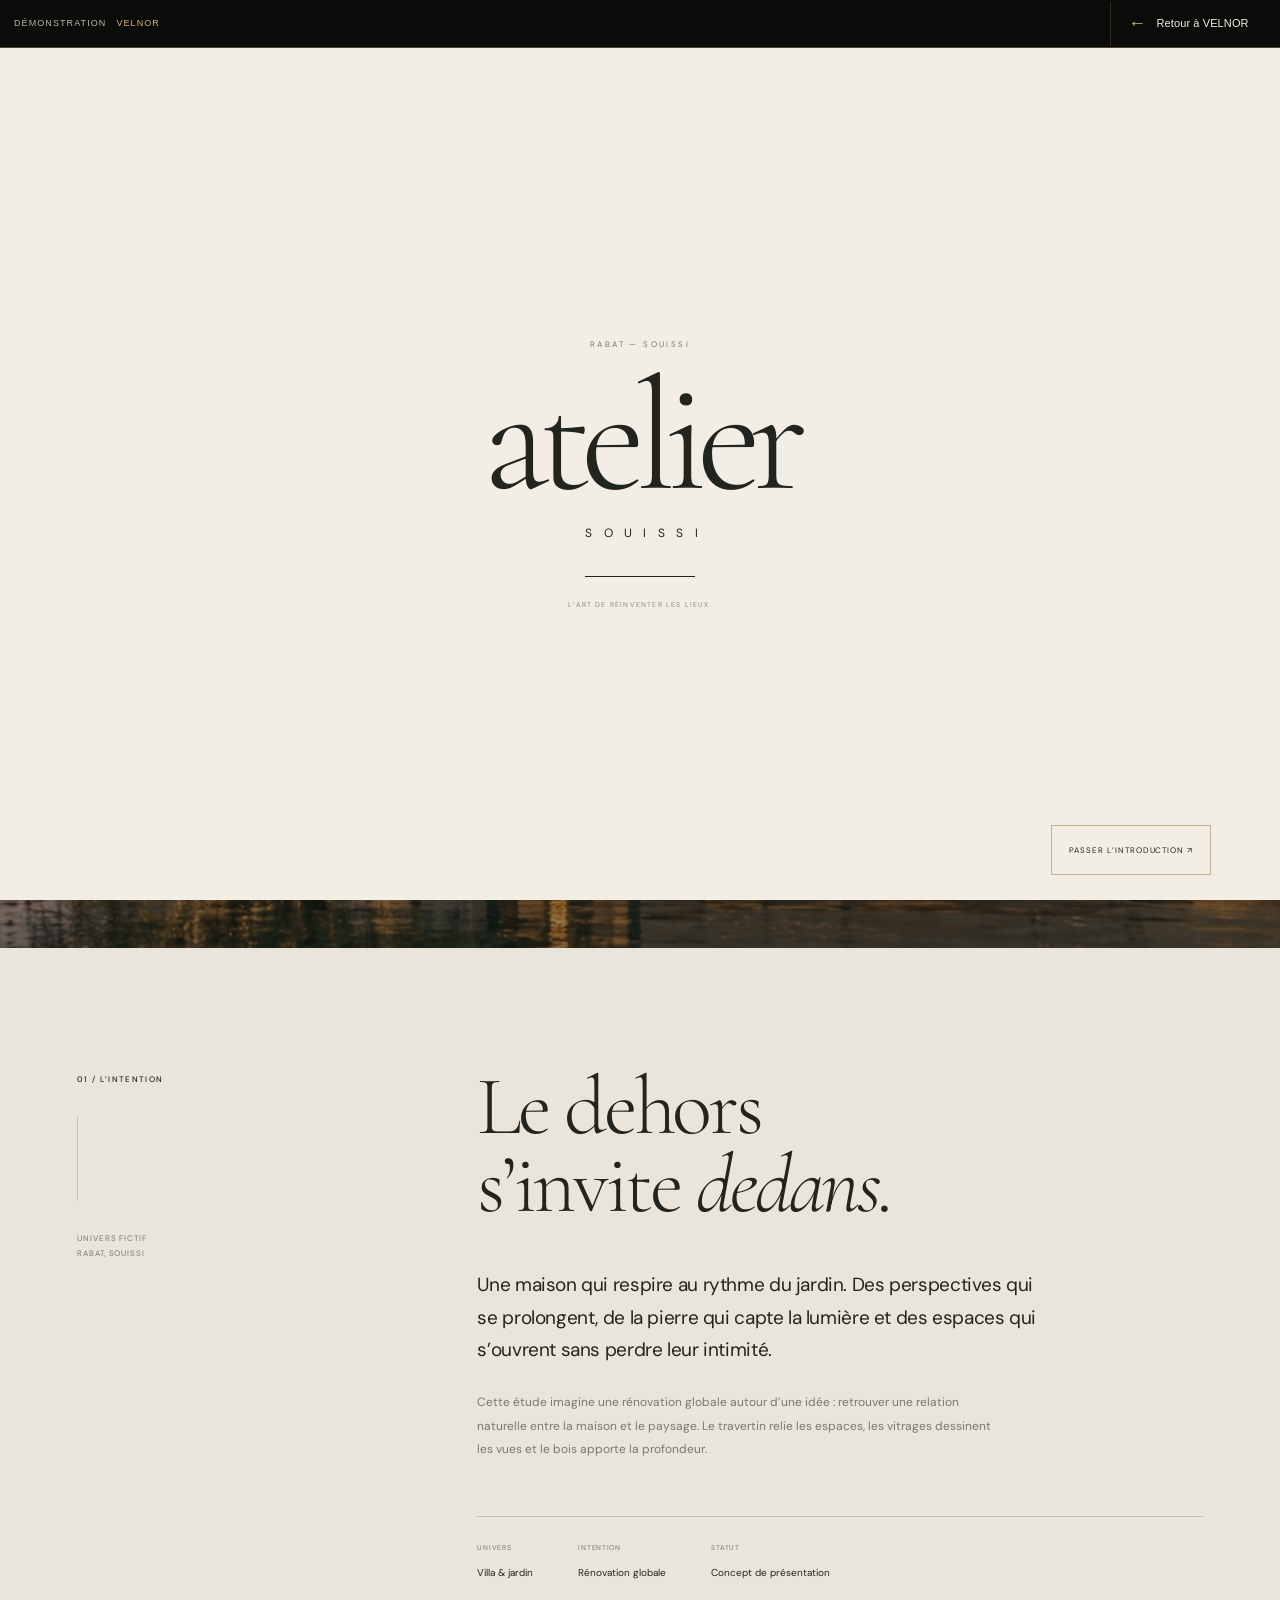
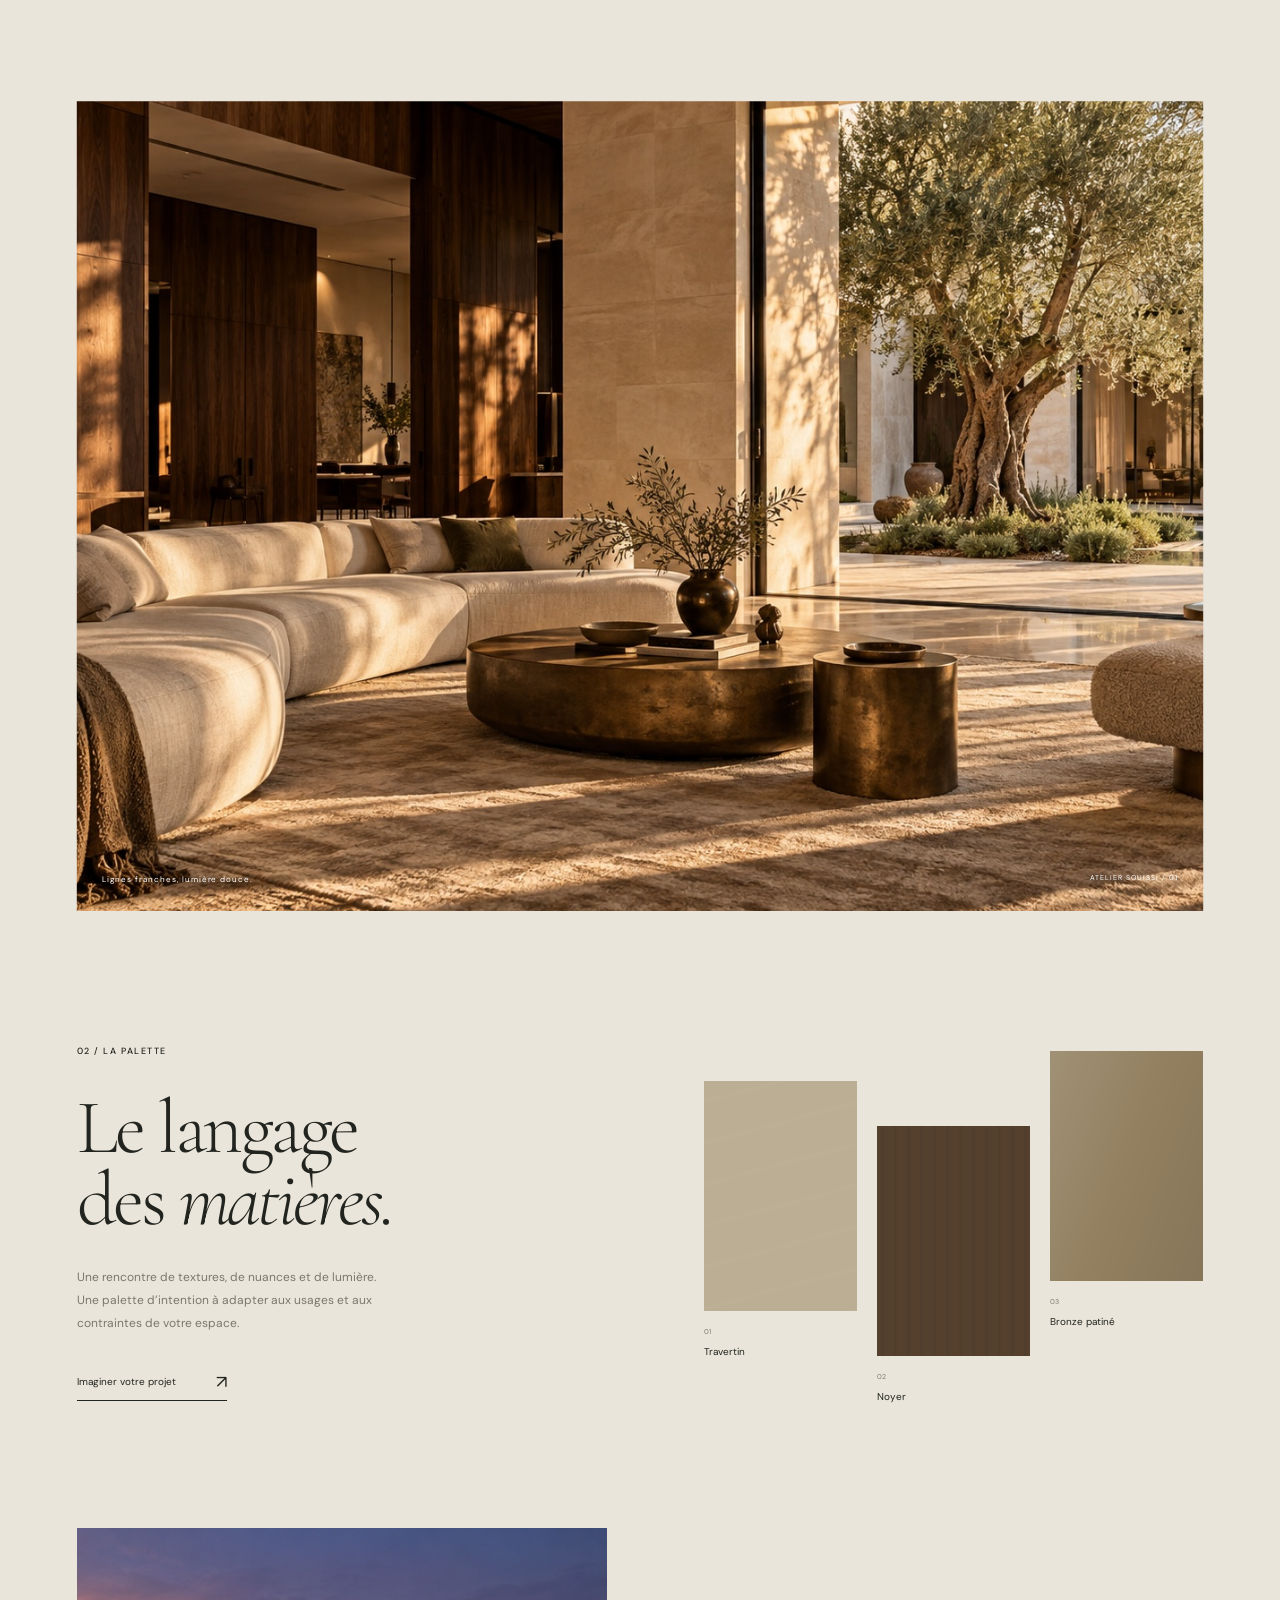
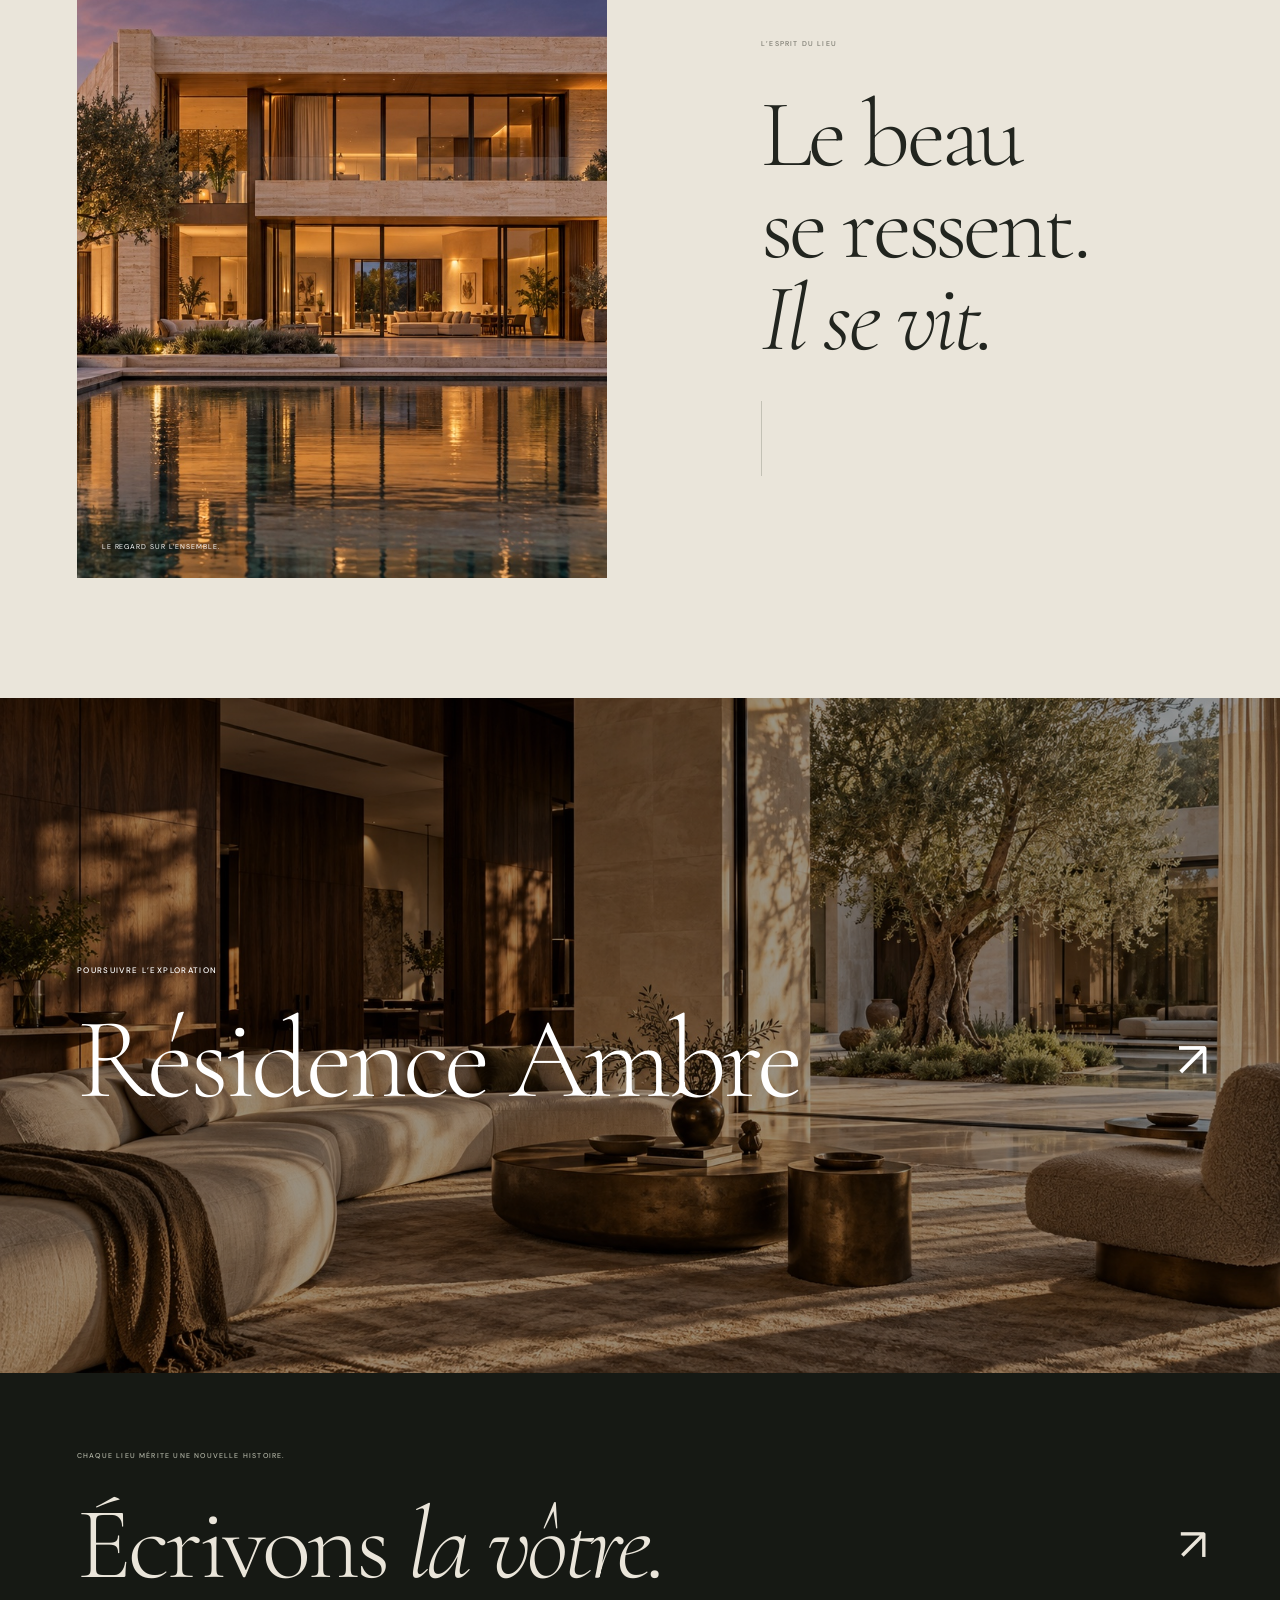
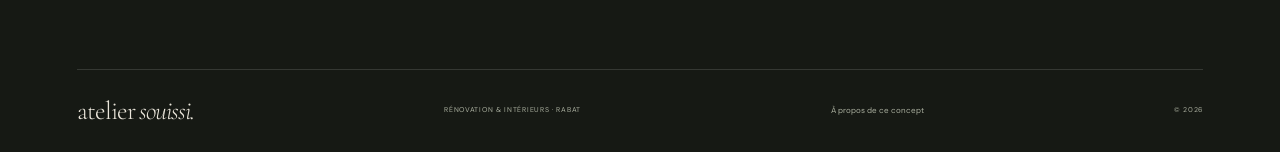
<file: univers/villa-nour/index.html>
<!doctype html><html lang="fr" class="no-js"><head><meta charset="utf-8"><meta name="viewport" content="width=device-width, initial-scale=1"><meta name="theme-color" content="#171916"><title>Villa Nour — Atelier Souissi</title><meta name="description" content="Atelier Souissi, un univers de rénovation et d’intérieurs à Rabat. Villas, espaces de vie, matières et lumière."><meta property="og:title" content="Villa Nour — Atelier Souissi"><meta property="og:image" content="../../assets/nour-villa.jpg"><link rel="icon" type="image/svg+xml" href="../../assets/favicon.svg"><link rel="preload" as="font" type="font/ttf" href="../../assets/cormorant-normal.ttf" crossorigin><link rel="preload" as="image" href="../../assets/ambre-salon.jpg"><link rel="stylesheet" href="../../luxury.css"><script>document.documentElement.classList.replace('no-js','js');</script><script src="../../experience.js" defer></script><link rel="stylesheet" href="../../demo-return.css?v=20261108-1"></head><body data-page="case" data-title="Villa Nour" class="velnor-demo" data-demo="atelier-souissi"><aside class="velnor-demo-bar" aria-label="Démonstration VELNOR"><span class="velnor-demo-label">Démonstration <b>VELNOR</b></span><a class="velnor-demo-back" href="https://wearevelnor.pages.dev/projets/atelier-souissi/" aria-label="Retour à VELNOR — Projet Atelier Souissi"><span aria-hidden="true">←</span> Retour à VELNOR</a></aside>
 <a class="skip-link" href="#main">Aller au contenu</a>
 <div class="opening" id="opening" aria-hidden="true"><div class="opening-top"></div><div class="opening-bottom"></div><div class="opening-brand"><span class="opening-city">RABAT — SOUISSI</span><span class="opening-word">atelier</span><span class="opening-sub">S O U I S S I</span><div class="opening-rule"><i></i></div><span class="opening-signature">L’ART DE RÉINVENTER LES LIEUX.</span></div><button class="opening-skip" type="button" tabindex="-1">PASSER L’INTRODUCTION ↗</button></div>
 <div class="route-transition" aria-hidden="true"><div class="route-transition-fill"></div><div class="route-transition-name"></div><span>ATELIER SOUISSI</span></div>
 <header class="header" id="header"><a class="brand" href="../../" aria-label="Atelier Souissi, accueil"><span>atelier</span><small>SOUISSI</small></a><div class="header-location">RÉNOVATION & INTÉRIEURS<br><span>RABAT, MAROC</span></div><nav class="primary-nav" aria-label="Navigation principale"><a href="../../univers/" data-nav="univers" aria-current="page">Les univers</a><a href="../../atelier/" data-nav="atelier">L’atelier</a><a href="../../expertises/" data-nav="expertises">L’expertise</a></nav><div class="header-tools"><a class="project-link" href="../../contact/">Votre projet <span>↗</span></a><button class="overview-toggle" type="button" aria-label="Voir les univers en vue d’ensemble" aria-pressed="false"><span></span><span></span></button><button class="menu-toggle" type="button" aria-label="Ouvrir le menu" aria-expanded="false" aria-controls="menu"><i></i><i></i></button></div><div class="reading-progress"></div></header>
 <div class="menu" id="menu" hidden><div class="menu-photo"><img src="../../assets/nour-villa.jpg" alt="Univers architectural Atelier Souissi" id="menu-photo"><span>LES LIEUX CHANGENT.<br><em>La façon de vivre aussi.</em></span></div><div class="menu-body"><span class="micro">EXPLORER L’UNIVERS ATELIER SOUISSI</span><nav aria-label="Menu complet"><a href="../../" data-menu-image="../../assets/nour-villa.jpg"><span class="menu-number">01</span><span>L’accueil</span><span class="menu-arrow">↗</span></a><a href="../../univers/" data-menu-image="../../assets/ambre-salon.jpg"><span class="menu-number">02</span><span>Les univers</span><span class="menu-arrow">↗</span></a><a href="../../atelier/" data-menu-image="../../assets/escalier-sculpture.jpg"><span class="menu-number">03</span><span>L’atelier</span><span class="menu-arrow">↗</span></a><a href="../../expertises/" data-menu-image="../../assets/sable-bain.jpg"><span class="menu-number">04</span><span>L’expertise</span><span class="menu-arrow">↗</span></a><a href="../../contact/" data-menu-image="../../assets/nour-villa.jpg"><span class="menu-number">05</span><span>Votre projet</span><span class="menu-arrow">↗</span></a></nav><div class="menu-bottom"><span>Rabat · Souissi & alentours</span><button type="button" id="replay-opening">Revoir l’ouverture ↗</button><button class="legal-open" type="button">Le concept</button></div></div></div>
 <main id="main" tabindex="-1"><section class="case-hero"><img class="hero-background" src="../../assets/nour-villa.jpg" alt="Villa contemporaine en pierre, jardin et bassin au crépuscule" fetchpriority="high"><div class="case-shade"></div><div class="case-heading"><span class="micro">ÉTUDE D’AMBIANCE 01 — VILLA & JARDIN</span><h1 class="case-name">Villa<br>Nour<em>.</em></h1></div><span class="case-hero-caption">La lumière comme fil conducteur.</span><a class="case-scroll" href="#intention">DÉCOUVRIR L’INTENTION <span>↓</span></a></section><section class="story-intro" id="intention"><div class="story-label" data-reveal><span class="micro">01 / L’INTENTION</span><span class="fine-rule"></span><p>UNIVERS FICTIF<br>RABAT, SOUISSI</p></div><div class="story-copy" data-reveal><h2>Le dehors<br>s’invite <em>dedans.</em></h2><p class="story-lead">Une maison qui respire au rythme du jardin. Des perspectives qui se prolongent, de la pierre qui capte la lumière et des espaces qui s’ouvrent sans perdre leur intimité.</p><p>Cette étude imagine une rénovation globale autour d’une idée : retrouver une relation naturelle entre la maison et le paysage. Le travertin relie les espaces, les vitrages dessinent les vues et le bois apporte la profondeur.</p><div class="project-facts"><div><span>UNIVERS</span><strong>Villa & jardin</strong></div><div><span>INTENTION</span><strong>Rénovation globale</strong></div><div><span>STATUT</span><strong>Concept de présentation</strong></div></div></div></section><figure class="image-expand" data-expand><img src="../../assets/ambre-salon.jpg" alt="Perspective de matières et de lumière associée à Villa Nour" loading="lazy"><figcaption>Lignes franches, lumière douce.<span>ATELIER SOUISSI / 01</span></figcaption></figure><section class="material-story"><div data-reveal><span class="micro">02 / LA PALETTE</span><h2>Le langage<br>des <em>matières.</em></h2><p>Une rencontre de textures, de nuances et de lumière. Une palette d’intention à adapter aux usages et aux contraintes de votre espace.</p><a class="line-link" href="../../contact/">Imaginer votre projet <span>↗</span></a></div><div class="material-trio" data-reveal><div class="material"><div class="material-swatch swatch-0" style="--swatch:#bbae94"></div><span>01</span><h3>Travertin</h3></div><div class="material"><div class="material-swatch swatch-1" style="--swatch:#55402e"></div><span>02</span><h3>Noyer</h3></div><div class="material"><div class="material-swatch swatch-2" style="--swatch:#928060"></div><span>03</span><h3>Bronze patiné</h3></div></div></section><section class="case-diptych"><figure data-reveal><img src="../../assets/nour-villa.jpg" alt="Détail d’ambiance de Villa Nour" loading="lazy"><figcaption>LE REGARD SUR L’ENSEMBLE.</figcaption></figure><div class="case-quote" data-reveal><span class="micro">L’ESPRIT DU LIEU</span><p>Le beau<br>se ressent.<br><em>Il se vit.</em></p><span class="quote-rule"></span></div></section><a href="../../univers/residence-ambre/" class="next-universe" data-cursor><img src="../../assets/ambre-salon.jpg" alt="Salon sculptural, noyer sombre, lin et cour plantée d’un olivier" loading="lazy"><div><span class="micro">POURSUIVRE L’EXPLORATION</span><h2>Résidence Ambre<span>↗</span></h2></div></a><footer class="footer"><div class="footer-main"><span class="micro">CHAQUE LIEU MÉRITE UNE NOUVELLE HISTOIRE.</span><a class="footer-invitation" href="../../contact/">Écrivons <em>la vôtre.</em><span>↗</span></a></div><div class="footer-line"><a class="footer-wordmark" href="../../">atelier <em>souissi.</em></a><span>RÉNOVATION & INTÉRIEURS · RABAT</span><button class="legal-open" type="button">À propos de ce concept</button><span>© 2026</span></div></footer></main>
 <dialog class="legal-dialog" id="legal-dialog" aria-labelledby="legal-title"><button type="button" class="dialog-close" aria-label="Fermer les informations">×</button><span class="micro">NOTE DE PRÉSENTATION</span><h2 id="legal-title">Une vision.<br><em>Un concept.</em></h2><p>Atelier Souissi est une identité de présentation créée pour un projet d’entreprise de rénovation à Rabat. Son nom et les prestations proposées restent à valider avec l’entreprise.</p><p>Villa Nour, Résidence Ambre et Maison Sable sont des études d’ambiance fictives. Les images ont été créées pour ce concept à l’aide de la génération d’images ; elles ne représentent pas des chantiers réalisés.</p><p>Le parcours « Votre projet » prépare un brief téléchargeable sur votre appareil. Il ne transmet aucune demande. Les coordonnées et informations légales réelles devront être renseignées avant l’utilisation commerciale.</p></dialog><div class="image-cursor" aria-hidden="true">DÉCOUVRIR<br><span>↗</span></div>
 </body></html>
</file>
<file: luxury.css>
@font-face{font-family:Sans;font-weight:400;font-display:swap;src:url('assets/dm-sans-400.ttf')}@font-face{font-family:Sans;font-weight:500 700;font-display:swap;src:url('assets/dm-sans-500.ttf')}@font-face{font-family:Display;font-style:normal;font-weight:300 600;font-display:swap;src:url('assets/cormorant-normal.ttf')}@font-face{font-family:Display;font-style:italic;font-weight:300 600;font-display:swap;src:url('assets/cormorant-italic.ttf')}
:root{--paper:#eae5da;--paper2:#f2eee6;--ink:#22251f;--night:#161914;--gold:#c3b196;--muted:#79786e;--line:#34392e35;--pad:6vw;--ease:cubic-bezier(.76,0,.24,1);--smooth:cubic-bezier(.22,1,.36,1)}*{box-sizing:border-box}html{scroll-behavior:smooth;scroll-padding-top:110px}body{margin:0;background:var(--paper);color:var(--ink);font:13px/1.75 Sans,Arial,sans-serif;-webkit-font-smoothing:antialiased}body[data-page=home]{overflow:hidden}body.locked{overflow:hidden}::selection{background:#b9a98a;color:var(--night)}button,input,select,textarea{font:inherit}button,a{-webkit-tap-highlight-color:transparent}button{color:inherit;border:0;background:none;cursor:pointer}a{color:inherit;text-decoration:none}img{display:block;width:100%;height:100%;object-fit:cover}h1,h2,h3,h4,p,figure{margin:0}h1,h2,h3,h4{font-family:Display,Georgia,serif;font-weight:300;line-height:.94;letter-spacing:-.04em}em{font-family:Display,Georgia,serif;font-weight:300}h2{font-size:clamp(55px,6.5vw,106px)}button:focus-visible,a:focus-visible,summary:focus-visible{outline:1px solid var(--gold);outline-offset:7px}input:focus-visible,select:focus-visible,textarea:focus-visible{outline:1px solid currentColor;outline-offset:4px}[hidden]{display:none!important}.micro{font:9px/1.6 Sans,Arial,sans-serif;letter-spacing:.17em;font-weight:500}.skip-link{position:fixed;top:-100px;left:25px;z-index:2000;background:var(--paper);color:var(--ink);padding:12px 20px}.skip-link:focus{top:20px}main:focus{outline:none}.no-js .opening{display:none}.no-js .menu-toggle,.no-js .overview-toggle{display:none}

/* A signature, then two horizontal curtains unveil the first photograph. */
.opening{position:fixed;inset:0;z-index:1000;display:grid;place-items:center;color:var(--ink);isolation:isolate}.opening-top,.opening-bottom{position:absolute;left:0;right:0;height:50.1%;background:var(--paper2);z-index:-1;transition:transform 1.4s var(--ease)}.opening-top{top:0}.opening-bottom{bottom:0}.opening-brand{display:flex;align-items:center;flex-direction:column;transition:opacity .6s,transform .8s var(--smooth)}.opening-city{font-size:8px;letter-spacing:.3em;opacity:.6;margin-bottom:30px}.opening-word{font:300 160px/.7 Display,Georgia,serif;letter-spacing:-.07em;animation:brandReveal 1.8s var(--smooth) both}.opening-sub{font-size:12px;letter-spacing:.35em;margin:30px 0 22px;padding-left:7px;animation:brandReveal 1.6s .15s var(--smooth) both}.opening-rule{width:110px;height:1px;background:#22251f20;overflow:hidden;margin:10px 0 22px}.opening-rule i{display:block;width:100%;height:100%;background:var(--ink);transform:scaleX(0);transform-origin:left;animation:loadLine 2.1s var(--smooth) forwards}.opening-signature{font-size:7px;letter-spacing:.17em;opacity:.5}.opening-skip{position:absolute;bottom:33px;right:var(--pad);font-size:8px;letter-spacing:.12em;padding:10px}.opening.depart .opening-top{transform:translateY(-100%)}.opening.depart .opening-bottom{transform:translateY(100%)}.opening.depart .opening-brand{opacity:0;transform:translateY(-15px)}.opening.depart .opening-skip{opacity:0}.opening.done{display:none}@keyframes brandReveal{from{opacity:0;filter:blur(7px);transform:translateY(18px)}to{opacity:1;filter:blur(0);transform:none}}@keyframes loadLine{to{transform:scaleX(1)}}
.route-transition{position:fixed;inset:0;z-index:800;pointer-events:none;visibility:hidden;display:grid;place-items:center;color:var(--paper);isolation:isolate;overflow:hidden}.route-transition.is-active{visibility:visible;pointer-events:auto}.route-transition-fill{position:absolute;inset:0;background:var(--night);z-index:-1;transform:translateY(101%);transition:transform .7s var(--ease)}.route-transition.is-covered .route-transition-fill{transform:translateY(0)}.route-transition.is-revealing .route-transition-fill{transform:translateY(-101%)}.route-transition-name{font:300 clamp(50px,8vw,120px)/1 Display,Georgia,serif;opacity:0;transform:translateY(20px);transition:opacity .4s,transform .6s var(--smooth)}.route-transition.is-covered .route-transition-name{opacity:1;transform:none}.route-transition.is-revealing .route-transition-name{opacity:0;transform:translateY(-30px)}.route-transition>span{position:absolute;bottom:45px;font-size:8px;letter-spacing:.25em;opacity:0}.route-transition.is-covered>span{opacity:.5}

.header{position:fixed;top:0;left:0;right:0;height:110px;padding:0 var(--pad);display:flex;align-items:center;gap:38px;color:#fff;z-index:300;transition:background .5s,color .5s,height .5s;text-shadow:0 1px 20px #00000015}.brand{display:flex;flex-direction:column;align-items:center;line-height:1;width:112px;flex-shrink:0}.brand>span{font:300 52px/.76 Display,Georgia,serif;letter-spacing:-.055em}.brand>small{font-size:8px;letter-spacing:.39em;margin-top:12px;padding-left:4px}.header-location{font-size:7px;letter-spacing:.12em;line-height:1.9;border-left:1px solid #ffffff40;padding-left:23px;margin-right:auto}.header-location>span{opacity:.55}.primary-nav{display:flex;gap:27px;font-size:10px}.primary-nav>a{position:relative}.primary-nav>a:after{content:'';position:absolute;bottom:-5px;left:0;right:0;height:1px;background:currentColor;transform:scaleX(0);transform-origin:left;transition:transform .4s}.primary-nav>a:hover:after,.primary-nav>a[aria-current=page]:after{transform:scaleX(1)}.header-tools{display:flex;gap:24px;align-items:center}.project-link{font-size:10px;border-bottom:1px solid #ffffff60;padding-bottom:6px;white-space:nowrap}.project-link span{margin-left:25px;font-size:17px}.menu-toggle{width:35px;height:40px;display:flex;flex-direction:column;gap:7px;justify-content:center;align-items:center;padding:0;position:relative}.menu-toggle i{width:29px;height:1px;background:currentColor;display:block;transition:transform .5s}.menu-toggle[aria-expanded=true] i:first-child{transform:translateY(4px) rotate(45deg)}.menu-toggle[aria-expanded=true] i:last-child{transform:translateY(-4px) rotate(-45deg)}.overview-toggle{display:flex;align-items:center;gap:3px;height:40px;width:33px;justify-content:center}.overview-toggle span{width:11px;height:15px;border:1px solid currentColor;transition:height .4s,transform .4s}.overview-toggle:hover span:first-child{transform:translateY(-3px)}.overview-toggle[aria-pressed=true] span{height:22px}.theme-light .header,.header.is-scrolled,.header.menu-is-open,body.is-overview .header{color:var(--ink);text-shadow:none}.theme-light .header-location,.header.is-scrolled .header-location,.header.menu-is-open .header-location,.is-overview .header-location{border-color:var(--line)}.theme-light .project-link,.header.is-scrolled .project-link,.header.menu-is-open .project-link,.is-overview .project-link{border-color:var(--line)}.header.is-scrolled{height:84px;background:#eae5daf5;backdrop-filter:blur(14px)}.header.menu-is-open{height:100px;background:transparent}.reading-progress{position:absolute;bottom:0;left:0;height:1px;background:var(--gold);width:100%;transform:scaleX(var(--reading,0));transform-origin:left}.menu{position:fixed;inset:0;z-index:250;background:var(--paper);padding:120px var(--pad) 55px;display:grid;grid-template-columns:1fr 1fr;gap:9vw;overflow-y:auto;animation:menuReveal 1s var(--smooth)}.menu-photo{height:calc(100svh - 175px);min-height:420px;position:relative;overflow:hidden}.menu-photo>img{transition:opacity .3s,transform 1.2s var(--smooth);filter:brightness(.75)}.menu-photo>span{position:absolute;bottom:35px;left:35px;font-size:8px;letter-spacing:.1em;color:white;line-height:2}.menu-photo>span>em{font-size:32px;letter-spacing:-.02em}.menu-body{display:flex;flex-direction:column;justify-content:center}.menu-body>.micro{font-size:7px;margin-bottom:25px;color:var(--muted)}.menu-body nav>a{display:flex;gap:20px;align-items:center;font:300 clamp(38px,4.9vw,76px)/1.5 Display,Georgia,serif;letter-spacing:-.04em;border-bottom:1px solid var(--line)}.menu-number{font:8px Sans,Arial,sans-serif;letter-spacing:0;align-self:center;color:var(--muted);width:14px}.menu-arrow{font:25px Sans,Arial,sans-serif;margin-left:auto;transition:transform .4s}.menu-body nav>a:hover .menu-arrow{transform:translate(6px,-6px)}.menu-body nav>a:hover>span:nth-child(2){font-style:italic}.menu-bottom{display:flex;flex-wrap:wrap;gap:20px;align-items:center;margin-top:30px;font-size:9px;color:var(--muted)}.menu-bottom>span{width:100%}.menu-bottom button{font-size:8px;padding:0;border-bottom:1px solid var(--line)}@keyframes menuReveal{from{opacity:0;clip-path:inset(0 0 100% 0)}to{opacity:1;clip-path:inset(0)}}

/* The home is an immersive horizontal gallery, with a true zoomed overview. */
.home-experience{height:100svh;min-height:540px;position:relative;overflow:hidden;background:var(--paper);color:#fff;isolation:isolate}.home-stage{position:absolute;inset:0;transform:scale(1);transition:transform 1.5s var(--ease);transform-origin:50% 50%}.scene-track{height:100%;display:flex;width:500vw;transform:translate3d(calc(var(--scene,0)*-100vw),0,0);transition:transform 1.5s var(--ease);will-change:transform}.scene{height:100%;width:100vw;flex:0 0 100vw;position:relative;overflow:visible;pointer-events:none}.scene.is-active{pointer-events:auto}.scene-photo{position:absolute;inset:0;overflow:hidden;transition:inset 1.5s var(--ease)}.scene-photo img{transform:scale(1.03);object-position:50% 50%;transition:transform 2s var(--smooth)}.scene.is-active .scene-photo img{animation:drift 28s linear both}.scene[data-scene="3"] .scene-photo img{object-position:50% 43%}.scene-shade{position:absolute;inset:0;background:linear-gradient(180deg,#0c120d42,transparent 28%,#080e0b15 40%,#0c120d75 76%,#0c120d8f);transition:opacity .9s}.scene-copy{position:absolute;left:var(--pad);right:var(--pad);bottom:17%;}.scene-eyebrow{display:block;margin-bottom:23px;font-size:8px;letter-spacing:.21em}.scene-heading{font-size:clamp(90px,12vw,190px);line-height:.78;letter-spacing:-.035em;max-width:1050px}.scene-heading em{line-height:1.02}.scene-lower{display:flex;align-items:center;gap:60px;margin-top:24px}.scene-lower>p{font-size:11px;line-height:1.8;opacity:.8;min-width:220px}.outline-link{display:inline-flex;align-items:center;justify-content:space-between;gap:30px;border:1px solid #ffffff65;position:relative;isolation:isolate;overflow:hidden;font-size:8px;letter-spacing:.13em;padding:17px 20px;min-width:240px}.outline-link:before{content:'';position:absolute;inset:0;z-index:-1;background:var(--paper);transform:translateY(101%);transition:transform .55s var(--smooth)}.outline-link:hover{color:var(--ink)}.outline-link:hover:before{transform:translateY(0)}.outline-link span{font-size:17px;line-height:1}.scene-side{position:absolute;right:26px;top:45%;writing-mode:vertical-rl;font-size:7px;letter-spacing:.15em;opacity:.65}.home-top-label{position:absolute;top:155px;left:var(--pad);z-index:2;display:flex;align-items:center;gap:11px;font-size:7px;letter-spacing:.18em;transition:opacity .5s}.location-point{width:4px;height:4px;background:#d1bc95;border-radius:100%;display:block}.home-top-line{height:1px;width:40px;background:#ffffff55;margin:0 8px}.home-bottom{position:absolute;bottom:47px;left:var(--pad);right:var(--pad);z-index:5;display:flex;align-items:center;justify-content:space-between;border-top:1px solid #ffffff35;padding-top:22px;transition:color .6s,border-color .6s}.scene-pagination{display:flex;align-items:center;gap:17px;font-size:11px}.total-scenes{opacity:.4}.pagination-line{width:110px;height:1px;background:#ffffff30;display:block}.pagination-line i{display:block;height:1px;width:20%;background:currentColor;transition:width 1s var(--ease)}.home-instruction{display:flex;align-items:center;gap:12px;font-size:7px;letter-spacing:.15em;opacity:.75}.mouse-icon{display:block;width:12px;height:19px;border:1px solid currentColor;border-radius:8px;position:relative}.mouse-icon:before{content:'';width:1px;height:5px;background:currentColor;position:absolute;top:3px;left:4.5px;animation:scrollHint 2s infinite}.scene-arrows{display:flex;gap:12px}.scene-arrows button{width:43px;height:43px;display:grid;place-items:center;border:1px solid #ffffff55;border-radius:50%;font-size:20px;transition:background .4s,color .4s}.scene-arrows button:hover{background:var(--paper);color:var(--ink)}.home-footnote{position:absolute;left:var(--pad);right:var(--pad);bottom:17px;display:flex;justify-content:space-between;opacity:.45;font-size:6px;letter-spacing:.13em}.overview-intro{position:absolute;left:var(--pad);right:var(--pad);top:18%;text-align:center;color:var(--ink);opacity:0;transform:translateY(-15px);transition:opacity .7s,transform .7s;pointer-events:none}.overview-intro h2{font-size:65px;margin-top:15px}.overview-intro .micro{font-size:8px}.scene-select{display:none;position:absolute;inset:0 4vw;z-index:5;cursor:pointer}.overview-caption{display:flex;align-items:center;justify-content:space-between;gap:30px;position:absolute;left:4vw;right:4vw;bottom:-86px;color:var(--ink);opacity:0;transition:opacity .5s;pointer-events:none;font-size:26px}.overview-caption strong{font:300 54px Display,Georgia,serif;margin-right:auto}.overview-caption>span:last-child{font-size:47px}.is-overview .home-stage{transform:translateY(45px) scale(.42)}.is-overview .scene{pointer-events:auto}.is-overview .scene-photo{inset:0 4vw}.is-overview .scene-photo img{animation:none;transform:scale(1)}.is-overview .scene-copy,.is-overview .scene-side,.is-overview .home-top-label{opacity:0;pointer-events:none}.is-overview .scene-shade{opacity:0}.is-overview .scene-select{display:block}.is-overview .overview-caption,.is-overview .overview-intro{opacity:1;transform:none}.is-overview .home-bottom,.is-overview .home-footnote{color:var(--ink);border-color:var(--line)}.is-overview .pagination-line{background:var(--line)}.is-overview .scene-arrows button{border-color:var(--line)}.is-overview .scene-arrows button:hover{background:var(--ink);color:var(--paper)}.experience-ready .scene.is-active .scene-eyebrow{animation:textRise 1s .15s var(--smooth) both}.experience-ready .scene.is-active .scene-heading{animation:textRise 1.5s .25s var(--smooth) both}.experience-ready .scene.is-active .scene-lower{animation:textRise 1.3s .5s var(--smooth) both}@keyframes textRise{from{opacity:0;transform:translateY(40px);filter:blur(3px)}to{opacity:1;transform:none;filter:blur(0)}}@keyframes drift{from{transform:scale(1.04)}to{transform:scale(1.16)}}@keyframes scrollHint{50%{transform:translateY(5px)}}

.collection-intro{padding:190px var(--pad) 65px}.collection-intro>.micro{color:var(--muted)}.collection-intro h1{font-size:clamp(85px,10.5vw,170px);margin-top:35px;line-height:.82}.collection-intro h1 em{line-height:1.02}.collection-intro-bottom{display:flex;align-items:flex-end;justify-content:space-between;margin-top:35px;gap:30px}.collection-intro-bottom>p{font-size:12px;line-height:1.8;color:var(--muted)}.filters{display:flex;gap:26px}.filters button{padding:8px 0;font-size:10px;position:relative;color:var(--muted)}.filters button.is-active{color:var(--ink)}.filters button.is-active:after{content:'';position:absolute;left:0;right:0;bottom:0;height:1px;background:var(--ink)}.collection-grid{padding:10px var(--pad) 50px;display:grid;grid-template-columns:1fr 1fr;gap:85px 6vw;align-items:start}.collection-card{min-width:0;display:block}.collection-card:nth-child(2){margin-top:170px}.collection-card:nth-child(3){grid-column:1/3;max-width:76%;width:100%;margin-left:auto}.collection-image{height:530px;position:relative;overflow:hidden}.collection-image img{transition:transform 1.7s var(--smooth);object-position:60% center}.collection-card:hover .collection-image img{transform:scale(1.065)}.collection-card:nth-child(3) .collection-image{height:500px}.collection-number{position:absolute;top:23px;left:24px;color:white;font-size:10px;letter-spacing:.15em}.collection-arrow{position:absolute;bottom:22px;right:22px;border:1px solid #ffffff80;width:45px;height:45px;border-radius:50%;display:grid;place-items:center;color:white;font-size:21px}.collection-caption{display:flex;align-items:center;justify-content:space-between;padding-top:20px;gap:15px}.collection-caption h2{font-size:37px;letter-spacing:-.035em}.collection-caption>span{font-size:9px;color:var(--muted)}.concept-caption{font-size:9px;color:var(--muted);margin:0 var(--pad) 70px;border-top:1px solid var(--line);padding-top:25px}

.case-hero{height:100svh;min-height:620px;position:relative;color:white;overflow:hidden}.hero-background{position:absolute;inset:0;animation:drift 30s linear both}.case-shade{position:absolute;inset:0;background:linear-gradient(180deg,#00000040,transparent 28%,#12170c45 75%,#10150d80)}.case-heading{position:absolute;left:var(--pad);bottom:140px}.case-heading>.micro{display:block;margin-bottom:25px;font-size:8px}.case-heading h1{font-size:clamp(100px,13vw,200px);line-height:.77;letter-spacing:-.03em}.case-heading h1>em{color:#e1cfad;line-height:.95}.case-hero-caption{position:absolute;bottom:65px;right:var(--pad);font-size:11px;opacity:.8}.case-scroll{position:absolute;left:var(--pad);bottom:63px;display:flex;align-items:center;gap:30px;font-size:8px;letter-spacing:.13em}.case-scroll>span{font-size:19px}.story-intro{display:grid;grid-template-columns:.6fr 1.4fr;gap:7vw;padding:120px var(--pad)}.story-label{padding-top:5px;display:flex;flex-direction:column;align-items:flex-start}.story-label .micro{font-size:8px}.fine-rule{height:85px;width:1px;background:var(--line);margin:30px 0}.story-label>p{font-size:8px;color:var(--muted);letter-spacing:.12em;line-height:1.9}.story-copy h2{max-width:700px;margin-bottom:45px}.story-copy .story-lead{font-size:19px;line-height:1.7;max-width:580px;color:var(--ink);letter-spacing:-.02em}.story-copy>p:not(.story-lead){font-size:12px;line-height:1.95;color:var(--muted);max-width:530px;margin-top:25px}.project-facts{display:flex;gap:45px;margin-top:55px;border-top:1px solid var(--line);padding-top:25px;flex-wrap:wrap}.project-facts>div{display:flex;flex-direction:column;gap:9px}.project-facts span{font-size:7px;letter-spacing:.1em;color:var(--muted)}.project-facts strong{font-size:10px;font-weight:400}.image-expand{height:90svh;min-height:500px;position:relative;overflow:hidden;clip-path:inset(0 var(--inset,6%) 0);transition:clip-path .1s linear}.image-expand>img{object-position:50% 48%;transform:scale(1.04)}.image-expand>figcaption{position:absolute;bottom:25px;left:8vw;right:8vw;display:flex;justify-content:space-between;gap:20px;color:white;font-size:8px;letter-spacing:.12em;text-shadow:0 2px 6px #000}.image-expand figcaption>span{font-size:7px}.material-story{padding:125px var(--pad);display:grid;grid-template-columns:1fr 1fr;gap:10vw;align-items:center}.material-story h2{margin-top:30px;font-size:clamp(55px,6vw,90px)}.material-story>div>p{font-size:12px;line-height:1.9;color:var(--muted);max-width:300px;margin-top:30px}.line-link{display:inline-flex;align-items:center;justify-content:space-between;gap:40px;border-bottom:1px solid var(--ink);padding:13px 0 9px;margin-top:25px;font-size:10px;transition:gap .4s}.line-link>span{font-size:18px;line-height:1}.line-link:hover{gap:60px}.material-trio{display:flex;gap:20px;align-items:center}.material{flex:1;min-width:0}.material:nth-child(2){margin-top:90px}.material:nth-child(3){margin-top:-60px}.material-swatch{height:230px;background:var(--swatch);position:relative;overflow:hidden}.swatch-0:after{content:'';position:absolute;inset:0;opacity:.3;background:repeating-linear-gradient(165deg,transparent 0 18px,#e8e3d718 19px 21px,transparent 23px 40px)}.swatch-1:after{content:'';position:absolute;inset:0;background:repeating-linear-gradient(90deg,transparent 0 4px,#00000013 5px,transparent 8px 13px)}.swatch-2{background:linear-gradient(110deg,#ffffff22,transparent 50%,#00000015),var(--swatch)}.material>span{font-size:7px;color:var(--muted);display:block;margin:15px 0 7px}.material>h3{font:10px Sans,Arial,sans-serif;letter-spacing:0}.case-diptych{padding:0 var(--pad) 120px;display:grid;grid-template-columns:1.2fr 1fr;gap:12vw;align-items:center}.case-diptych figure{height:650px;position:relative;overflow:hidden}.case-diptych figure img{object-position:64% center}.case-diptych figcaption{position:absolute;bottom:25px;left:25px;font-size:7px;letter-spacing:.13em;color:white;text-shadow:0 2px 8px #000}.case-quote>.micro{font-size:7px;color:var(--muted)}.case-quote>p{font:300 clamp(60px,7.5vw,115px)/.96 Display,Georgia,serif;letter-spacing:-.04em;margin-top:35px}.quote-rule{display:block;width:1px;height:75px;background:var(--line);margin-top:35px}.next-universe{height:75svh;min-height:480px;position:relative;display:flex;align-items:center;justify-content:center;overflow:hidden;color:white}.next-universe>img{position:absolute;inset:0;transition:transform 1.5s var(--smooth);filter:brightness(.6)}.next-universe:hover>img{transform:scale(1.05)}.next-universe>div{position:relative;width:100%;padding:0 var(--pad)}.next-universe .micro{font-size:8px}.next-universe h2{font-size:clamp(60px,9vw,150px);margin-top:25px;display:flex;align-items:center;justify-content:space-between;gap:30px}.next-universe h2>span{font:50px Sans,Arial,sans-serif}

.atelier-hero{height:100svh;min-height:700px;display:grid;grid-template-columns:53% 47%;background:var(--paper)}.atelier-hero-copy{padding:190px 6vw 60px;display:flex;flex-direction:column;justify-content:center;align-items:flex-start;position:relative}.atelier-hero-copy h1{font-size:clamp(85px,9vw,150px);line-height:.85;margin:35px 0}.atelier-hero-copy>p{font-size:12px;color:var(--muted);line-height:1.9}.atelier-coordinate{position:absolute;bottom:40px;font-size:7px;letter-spacing:.16em;color:var(--muted)}.atelier-hero-image{position:relative;overflow:hidden}.atelier-hero-image img{object-position:50% 50%}.atelier-hero-image>span{position:absolute;bottom:40px;left:35px;color:white;font-size:7px;letter-spacing:.12em}.atelier-manifesto{padding:120px var(--pad)}.atelier-manifesto>.micro{font-size:8px;color:var(--muted)}.atelier-manifesto h2{font-size:clamp(50px,5.4vw,86px);line-height:1.1;margin:45px 0 50px;letter-spacing:-.035em}.manifesto-text{display:grid;grid-template-columns:1fr 1fr;gap:60px;width:60%;margin-left:auto}.manifesto-text p{font-size:12px;line-height:1.95;color:var(--muted)}.values{padding:120px var(--pad);display:grid;grid-template-columns:1fr 1fr;gap:10vw}.values h2{font-size:clamp(55px,6vw,90px);margin-top:30px}.values-list article{display:flex;gap:25px;border-top:1px solid var(--line);padding:30px 0}.values-list article>span{font-size:8px;color:var(--muted);padding-top:5px}.values-list h3{font-size:32px;line-height:1.1;letter-spacing:-.025em;margin-bottom:17px}.values-list p{font-size:11px;line-height:1.95;color:var(--muted);max-width:330px}

.expertise-hero{height:100svh;min-height:650px;position:relative;overflow:hidden;color:white;padding:180px var(--pad) 100px;display:flex;flex-direction:column;justify-content:flex-end;align-items:flex-start;isolation:isolate}.expertise-hero>img,.expertise-hero>div{position:absolute;inset:0;z-index:-1}.expertise-hero>img{object-position:50% 53%;animation:drift 30s linear both}.expertise-hero>div{background:linear-gradient(180deg,#00000033,transparent 20%,#0b1006a6)}.expertise-hero h1{font-size:clamp(85px,11vw,170px);line-height:.82;margin:35px 0 30px}.expertise-hero h1 em{line-height:1.1}.service-section{display:grid;grid-template-columns:45% 55%;position:relative}.service-visual{height:100svh;position:sticky;top:0;overflow:hidden}.service-visual>img{transition:opacity .35s,transform 1.5s var(--smooth);object-position:50% center}.service-visual>.micro{position:absolute;left:40px;bottom:40px;color:white;font-size:7px;text-shadow:0 1px 6px #000}.service-content{padding:105px 6vw 100px}.service-content>.micro{font-size:8px;color:var(--muted)}.service-content h2{font-size:clamp(55px,6vw,90px);margin-top:30px;margin-bottom:50px}.service{border-top:1px solid var(--line)}.service:last-child{border-bottom:1px solid var(--line)}.service summary{list-style:none;display:flex;gap:18px;align-items:center;padding:30px 0;cursor:pointer}.service summary::-webkit-details-marker{display:none}.service summary>span{font-size:8px;color:var(--muted)}.service summary h3{font-size:30px;line-height:1.05;letter-spacing:-.035em}.service summary>i{font:300 23px Sans,Arial,sans-serif;font-style:normal;margin-left:auto;transition:transform .4s}.service[open] summary>i{transform:rotate(45deg)}.service-detail{padding:0 0 35px 31px;animation:textRise .6s var(--smooth)}.service-detail h4{font-size:25px;line-height:1.1;letter-spacing:-.02em;margin-bottom:18px}.service-detail p{font-size:12px;color:var(--muted);line-height:1.95}.service-detail>.micro{font-size:7px;display:block;margin-top:23px}.service-detail .line-link{margin-top:15px;font-size:9px}.method{background:var(--night);color:var(--paper);padding:110px var(--pad)}.method>.micro{font-size:8px;opacity:.6}.method h2{margin-top:35px;font-size:clamp(55px,6vw,95px)}.method-steps{display:grid;grid-template-columns:repeat(4,1fr);gap:6vw;margin-top:75px}.method-steps article{border-top:1px solid #ffffff30;padding-top:20px}.method-steps article>span{font-size:8px;color:var(--gold)}.method-steps h3{font-size:34px;margin:35px 0 20px;letter-spacing:-.02em}.method-steps p{font-size:11px;color:#b1b6a7;line-height:1.9}

.contact-page{display:grid;grid-template-columns:43% 57%;min-height:100svh}.contact-image{position:relative;min-height:100%;overflow:hidden}.contact-image>img{position:absolute;inset:0;object-position:50% center;filter:brightness(.8)}.contact-image-copy{position:absolute;left:5vw;right:5vw;bottom:65px;color:white}.contact-image-copy>.micro{font-size:7px}.contact-image-copy p{font:300 80px/.9 Display,Georgia,serif;letter-spacing:-.04em;margin:25px 0 35px}.contact-image-copy>span:last-child{font-size:7px;letter-spacing:.13em;opacity:.7}.contact-body{padding:160px 6vw 35px}.contact-body>.micro{font-size:8px;color:var(--muted)}.contact-body h1{font-size:clamp(60px,6vw,98px);line-height:.87;margin-top:25px;letter-spacing:-.04em}.contact-intro{font-size:11px;color:var(--muted);margin-top:25px}.brief-progress{display:flex;position:relative;align-items:center;justify-content:space-between;font-size:7px;letter-spacing:.12em;margin:35px 0 30px;padding-bottom:17px}.brief-progress>i{position:absolute;bottom:0;height:1px;left:0;right:0;background:var(--line)}.brief-progress b{display:block;width:33.33%;height:1px;background:var(--ink);transition:width .6s var(--smooth)}fieldset{padding:0;margin:0;border:0;min-width:0}legend{font-size:13px;line-height:1.4;margin-bottom:22px;letter-spacing:-.01em}.choice-grid{display:grid;grid-template-columns:1fr 1fr;gap:10px;margin-bottom:27px}.choice-grid label{position:relative;display:block;cursor:pointer}.choice-grid input{position:absolute;opacity:0;left:0;top:0;width:1px;height:1px;margin:0}.choice-grid label>span{border:1px solid var(--line);padding:14px 12px;font-size:10px;display:flex;justify-content:space-between;align-items:center;gap:10px;transition:background .3s,color .3s}.choice-grid input:checked+span{background:var(--ink);color:var(--paper);border-color:var(--ink)}.choice-grid input:focus-visible+span{outline:1px solid var(--ink);outline-offset:4px}.choice-grid i{font-style:normal;font-size:14px}.field-row{display:grid;grid-template-columns:1fr 1fr;gap:25px}.field-row>div{min-width:0}form label:not(.choice-grid label){display:block;font-size:9px;margin-bottom:8px}input,select,textarea{width:100%;min-width:0;border:0;border-bottom:1px solid var(--line);border-radius:0;background:transparent;color:var(--ink);box-shadow:none;font-size:11px;padding:9px 0 12px;margin-bottom:24px}input::placeholder,textarea::placeholder{color:#8c8d81}select{appearance:none;background-image:url("data:image/svg+xml,%3Csvg width='12' height='8' xmlns='http://www.w3.org/2000/svg'%3E%3Cpath d='m1 1 5 5 5-5' fill='none' stroke='%23666'/%3E%3C/svg%3E");background-repeat:no-repeat;background-position:right 5px center;padding-right:22px}select option{background:var(--paper);color:var(--ink)}textarea{resize:vertical;max-height:200px}.solid-link{display:flex;align-items:center;justify-content:space-between;gap:25px;width:100%;padding:18px 20px;background:var(--ink);color:var(--paper);font-size:8px;letter-spacing:.12em;position:relative;isolation:isolate;overflow:hidden}.solid-link:before{content:'';position:absolute;inset:0;background:#a99778;z-index:-1;transform:translateY(101%);transition:transform .5s var(--smooth)}.solid-link:hover:before{transform:translateY(0)}.solid-link span{font-size:18px;line-height:1}.brief-buttons{display:flex;align-items:center;gap:25px}.brief-back{flex:0 0 auto;padding:0;font-size:8px;letter-spacing:.05em}.brief-note{font-size:8px;line-height:1.8;color:var(--muted);margin-top:20px;max-width:460px}.contact-bottom{display:flex;align-items:center;justify-content:space-between;gap:20px;border-top:1px solid var(--line);margin-top:45px;padding-top:22px;font-size:8px;color:var(--muted)}.contact-bottom button{padding:0;font-size:8px}.summary-line{display:flex;justify-content:space-between;border-bottom:1px solid var(--line);padding:11px 0;font-size:10px;gap:20px}.summary-line span{color:var(--muted);flex:0 0 80px}.summary-line strong{font-weight:400;text-align:right;overflow-wrap:anywhere}.summary-line:last-child{margin-bottom:24px}#brief-status{font-size:10px;line-height:1.8;margin-top:15px}#brief-status a{text-decoration:underline;text-underline-offset:4px}

.footer{background:var(--night);color:var(--paper);padding:70px var(--pad) 26px}.footer-main>.micro{font-size:7px;color:#b2b5a6}.footer-invitation{font:300 clamp(60px,8vw,130px)/1.05 Display,Georgia,serif;letter-spacing:-.04em;display:flex;align-items:center;gap:20px;margin:25px 0 70px}.footer-invitation>em{margin-right:auto}.footer-invitation>span{font:45px Sans,Arial,sans-serif;transition:transform .4s}.footer-invitation:hover>span{transform:translate(8px,-8px)}.footer-line{display:flex;justify-content:space-between;align-items:center;border-top:1px solid #ffffff22;padding-top:25px;gap:20px;font-size:7px;letter-spacing:.1em;color:#a9ae9e}.footer-wordmark{font:26px Display,Georgia,serif;letter-spacing:-.04em;color:var(--paper)}.footer-line button{font-size:8px;letter-spacing:0;padding:0}.legal-dialog{border:0;background:var(--paper2);color:var(--ink);width:min(620px,90vw);max-height:88svh;padding:65px 50px;box-shadow:0 20px 100px #00000030}.legal-dialog::backdrop{background:#12170ec9;backdrop-filter:blur(6px)}.dialog-close{position:absolute;top:17px;right:20px;width:32px;height:32px;font:26px Sans,Arial,sans-serif;font-weight:300;line-height:1}.legal-dialog>.micro{font-size:8px;color:var(--muted)}.legal-dialog h2{font-size:65px;line-height:.95;margin:30px 0}.legal-dialog p{font-size:12px;line-height:1.9;color:var(--muted);margin-top:20px}.image-cursor{position:fixed;left:0;top:0;width:92px;height:92px;border-radius:50%;background:#eae5dade;color:var(--ink);backdrop-filter:blur(8px);z-index:500;display:flex;flex-direction:column;align-items:center;justify-content:center;font-size:7px;letter-spacing:.12em;pointer-events:none;opacity:0;transition:opacity .25s;will-change:transform}.image-cursor>span{font-size:22px;line-height:1.5}.image-cursor.is-visible{opacity:1}.js [data-reveal]{opacity:0;transform:translateY(35px);transition:opacity 1.1s var(--smooth),transform 1.1s var(--smooth)}.js [data-reveal].revealed{opacity:1;transform:none}

@media(min-width:1600px){.header{height:130px}.home-top-label{top:180px}.scene-copy{bottom:19%}.scene-lower{gap:95px;margin-top:30px}.scene-lower>p{font-size:13px}.outline-link{font-size:9px;padding:20px 25px;min-width:285px}.header-location{font-size:8px}.primary-nav,.project-link{font-size:11px}.scene-eyebrow{font-size:9px}.home-instruction{font-size:8px}.home-footnote{font-size:7px}.story-copy .story-lead{font-size:22px}.story-copy>p:not(.story-lead){font-size:14px}.contact-body{padding-top:195px}.contact-body h1{font-size:105px}.contact-intro{font-size:13px}.brief-progress{font-size:8px}.contact-image-copy p{font-size:110px}.choice-grid label>span{padding:18px;font-size:12px}legend{font-size:15px}.brief-note{font-size:9px}input,select,textarea{font-size:13px}.solid-link{font-size:9px;padding:21px 23px}.service-content{padding-top:130px}.service summary h3{font-size:36px}.service-detail p{font-size:14px}}
@media(max-width:1100px){.header{gap:25px;padding:0 5vw}.header-location{display:none}.brand{margin-right:auto}.header-tools{gap:20px}.primary-nav{gap:22px}.project-link{display:none}.scene-heading{font-size:14vw}.scene-copy{bottom:20%}.scene-lower{gap:35px}.home-top-label{top:145px}.scene-lower>p{font-size:10px;min-width:190px}.outline-link{min-width:220px;font-size:7px}.scene-side{right:15px}.collection-image{height:450px}.collection-caption{display:block}.collection-caption>span{display:block;margin-top:10px}.material-story{gap:6vw}.material-trio{gap:12px}.material-swatch{height:180px}.case-diptych{gap:8vw}.case-diptych figure{height:540px}.contact-body{padding-left:5vw;padding-right:5vw}.contact-body h1{font-size:7.5vw}.contact-image-copy p{font-size:70px}.contact-page{grid-template-columns:40% 60%}.service-content{padding-left:5vw;padding-right:5vw}.service summary h3{font-size:26px}.method-steps{gap:4vw}.method-steps h3{font-size:30px}.atelier-hero-copy{padding-left:6vw;padding-right:4vw}.atelier-hero-copy h1{font-size:10vw}.manifesto-text{width:75%;gap:40px}}
@media(max-width:760px){:root{--pad:25px}.header{height:90px;padding:0 25px;gap:16px}.header.is-scrolled{height:74px}.brand{width:87px}.brand>span{font-size:43px}.brand>small{font-size:6px;letter-spacing:.4em;margin-top:10px}.primary-nav{display:none}.header-tools{gap:18px}.menu-toggle{width:32px;height:44px}.menu-toggle i{width:26px}.overview-toggle{height:44px;width:30px}.overview-toggle span{width:10px;height:14px}.header.menu-is-open{height:90px}.menu{padding:125px 25px 40px;display:block}.menu-photo{display:none}.menu-body>.micro{font-size:7px;margin-bottom:28px}.menu-body nav>a{font-size:49px;line-height:1.5;gap:17px}.menu-number{font-size:7px}.menu-arrow{font-size:22px}.menu-bottom{margin-top:30px;font-size:9px;gap:25px}.home-experience{min-height:620px}.home-top-label{top:123px;font-size:6px;gap:7px;letter-spacing:.1em}.home-top-line{width:18px;margin:0 2px}.scene-copy{bottom:23%;left:25px;right:20px}.scene-heading{font-size:clamp(72px,19.4vw,127px);line-height:.85;letter-spacing:-.045em}.scene-heading em{line-height:1.04}.scene-eyebrow{font-size:6px;letter-spacing:.12em;margin-bottom:24px}.scene-lower{display:block;margin-top:20px}.scene-lower>p{font-size:11px;min-width:0;line-height:1.7;opacity:.9}.outline-link{font-size:7px;padding:14px 16px;min-width:0;gap:22px;margin-top:23px}.outline-link>span{font-size:17px}.scene-side{display:none}.scene-photo img{object-position:56% center}.scene[data-scene="3"] .scene-photo img{object-position:50% 45%}.scene-shade{background:linear-gradient(180deg,#0c120d52,transparent 25%,#0c120d30 42%,#0c120d88 75%,#0c120d9c)}.home-bottom{left:25px;right:25px;bottom:42px;padding-top:19px}.scene-pagination{font-size:10px;gap:12px}.pagination-line{width:54px}.home-instruction{display:none}.scene-arrows{gap:10px}.scene-arrows button{height:39px;width:39px;font-size:19px}.home-footnote{left:25px;right:25px;bottom:16px;font-size:5px;letter-spacing:.06em;gap:20px}.home-footnote>span:last-child{text-align:right;max-width:150px}.is-overview .home-stage{transform:translateY(30px) scale(.61)}.overview-intro{top:18%}.overview-intro>.micro{font-size:6px}.overview-intro h2{font-size:43px;margin-top:15px}.overview-caption{bottom:-70px;font-size:15px;gap:14px;left:4vw;right:4vw}.overview-caption strong{font-size:31px}.overview-caption>span:last-child{font-size:30px}.is-overview .scene-photo{inset:9vh 4vw}.is-overview .scene-select{inset:9vh 4vw}.is-overview .overview-caption{bottom:25px}.collection-intro{padding:155px 25px 40px}.collection-intro>.micro{font-size:7px}.collection-intro h1{font-size:84px;margin-top:25px}.collection-intro-bottom{display:block;margin-top:30px}.collection-intro-bottom>p{font-size:11px}.filters{gap:23px;margin-top:25px;flex-wrap:wrap}.filters button{font-size:9px}.collection-grid{display:block;padding:0 25px 25px}.collection-card{width:100%;margin:0 0 45px!important;max-width:none!important}.collection-card:nth-child(2){width:88%;margin-left:auto!important}.collection-image{height:420px}.collection-card:nth-child(2) .collection-image{height:350px}.collection-card:nth-child(3) .collection-image{height:320px}.collection-caption{display:flex;padding-top:17px;align-items:flex-start}.collection-caption h2{font-size:32px}.collection-caption>span{font-size:7px;margin-top:3px;max-width:90px;text-align:right}.collection-number{font-size:8px;top:17px;left:17px}.collection-arrow{height:35px;width:35px;font-size:18px;right:15px;bottom:15px}.concept-caption{margin:0 25px 55px;font-size:8px;line-height:1.9}.case-hero{min-height:650px}.case-heading{left:25px;right:25px;bottom:160px}.case-heading>.micro{font-size:6px;letter-spacing:.12em;line-height:1.9;margin-bottom:25px}.case-heading h1{font-size:clamp(100px,26vw,160px);line-height:.79}.case-hero .hero-background{object-position:61% center}.case-scroll{bottom:46px;left:25px;font-size:7px;gap:20px}.case-hero-caption{left:25px;right:25px;bottom:96px;font-size:11px}.story-intro{display:block;padding:65px 25px}.story-label{margin-bottom:35px;display:flex;flex-direction:row;align-items:center;justify-content:space-between;gap:20px}.story-label .micro{font-size:7px}.fine-rule{display:none}.story-label>p{font-size:6px;text-align:right;line-height:1.8}.story-copy h2{font-size:58px;margin-bottom:28px}.story-copy .story-lead{font-size:18px;line-height:1.6}.story-copy>p:not(.story-lead){font-size:12px;margin-top:22px}.project-facts{gap:25px 30px;margin-top:35px;padding-top:23px}.project-facts span{font-size:6px}.project-facts strong{font-size:9px}.image-expand{height:70svh;min-height:420px;clip-path:inset(0 0 0)}.image-expand figcaption{left:25px;right:25px;bottom:20px;font-size:6px;letter-spacing:.05em}.image-expand figcaption>span{font-size:5px;text-align:right;max-width:95px}.material-story{display:block;padding:70px 25px}.material-story .micro{font-size:7px}.material-story h2{font-size:59px;margin-top:25px}.material-story>div>p{font-size:12px;margin-top:25px}.material-trio{margin-top:55px;gap:15px}.material-swatch{height:190px}.material:nth-child(2){margin-top:50px}.material:nth-child(3){margin-top:-25px}.material>h3{font-size:9px}.case-diptych{display:block;padding:0 25px 65px}.case-diptych figure{height:480px;width:88%}.case-quote{margin-left:25%;margin-top:45px}.case-quote>p{font-size:73px;margin-top:22px}.quote-rule{height:50px;margin-top:25px}.next-universe{height:60svh;min-height:390px}.next-universe .micro{font-size:7px}.next-universe h2{font-size:56px;line-height:.95;max-width:350px}.next-universe h2>span{font-size:29px}.next-universe>img{object-position:60% center}.atelier-hero{height:auto;min-height:0;display:flex;flex-direction:column;padding-top:90px}.atelier-hero-copy{padding:65px 25px 70px;min-height:520px}.atelier-hero-copy .micro{font-size:7px}.atelier-hero-copy h1{font-size:94px;margin:30px 0}.atelier-hero-copy>p{font-size:12px}.atelier-coordinate{bottom:20px;font-size:6px}.atelier-hero-image{height:72svh;min-height:470px;margin-left:25px}.atelier-hero-image>span{font-size:6px;bottom:25px;left:25px}.atelier-manifesto{padding:70px 25px}.atelier-manifesto>.micro{font-size:7px}.atelier-manifesto h2{font-size:43px;line-height:1.1;margin:30px 0 35px}.manifesto-text{width:85%;margin-left:auto;display:block}.manifesto-text p{font-size:12px;margin-top:20px}.values{display:block;padding:70px 25px}.values-title>.micro{font-size:7px}.values h2{font-size:60px;margin-top:25px}.values-list{margin-top:40px}.values-list article{padding:25px 0;gap:23px}.values-list h3{font-size:29px}.values-list p{font-size:12px}.expertise-hero{min-height:650px;padding:140px 25px 70px;height:95svh}.expertise-hero>.micro{font-size:7px}.expertise-hero h1{font-size:83px;margin:30px 0 10px}.expertise-hero .outline-link{margin-top:25px}.service-section{display:flex;flex-direction:column}.service-visual{height:380px;position:relative;order:1}.service-visual>.micro{left:25px;bottom:25px;font-size:6px}.service-content{padding:65px 25px;order:0}.service-content>.micro{font-size:7px}.service-content h2{font-size:62px;margin-top:25px;margin-bottom:35px}.service summary{padding:27px 0;gap:17px}.service summary h3{font-size:29px}.service summary>span{font-size:7px}.service-detail{padding:0 0 30px 29px}.service-detail h4{font-size:25px}.service-detail p{font-size:12px}.service-detail>.micro{font-size:6px;line-height:1.9}.method{padding:70px 25px}.method>.micro{font-size:7px}.method h2{font-size:56px;margin-top:25px}.method-steps{grid-template-columns:1fr 1fr;gap:35px 25px;margin-top:45px}.method-steps h3{font-size:32px;margin:25px 0 17px}.method-steps p{font-size:11px}.contact-page{display:flex;flex-direction:column}.contact-image{height:43svh;min-height:320px;order:1;display:none}.contact-body{padding:155px 25px 30px;min-height:100svh}.contact-body h1{font-size:75px;line-height:.87;margin-top:25px}.contact-body>.micro{font-size:7px}.contact-intro{font-size:11px;margin-top:23px}.brief-progress{margin-top:35px;margin-bottom:30px;font-size:7px}.choice-grid{gap:10px}.choice-grid label>span{font-size:10px;padding:15px 12px}legend{font-size:13px;margin-bottom:23px}.field-row{gap:20px}form label:not(.choice-grid label){font-size:9px}input,select,textarea{font-size:16px;padding:9px 0 12px;margin-bottom:25px}.solid-link{font-size:8px;padding:18px}.brief-note{font-size:8px;margin-top:20px;line-height:1.9}.brief-buttons{gap:18px}.brief-back{font-size:7px}.contact-bottom{font-size:8px;margin-top:45px}.contact-bottom button{font-size:8px}.summary-line{font-size:10px;gap:15px}.footer{padding:55px 25px 25px}.footer-main>.micro{font-size:6px;letter-spacing:.08em}.footer-invitation{font-size:58px;display:block;position:relative;line-height:.95;margin:25px 0 45px;max-width:290px}.footer-invitation>em{display:block;margin-top:5px}.footer-invitation>span{position:absolute;bottom:8px;right:-15px;font-size:31px}.footer-line{flex-wrap:wrap;gap:20px 25px;justify-content:space-between;font-size:6px;padding-top:22px}.footer-wordmark{font-size:25px;width:100%}.footer-line>span:nth-child(2){width:100%}.footer-line button{font-size:8px}.opening-word{font-size:130px}.opening-city{font-size:7px}.opening-sub{font-size:10px;margin-top:25px}.opening-signature{font-size:6px}.opening-skip{font-size:7px;bottom:25px;right:20px}.route-transition-name{font-size:58px}.route-transition>span{font-size:7px}.legal-dialog{padding:55px 27px 35px}.legal-dialog h2{font-size:58px}.legal-dialog p{font-size:12px}.image-cursor{display:none}}
@media(max-width:380px){.scene-heading{font-size:69px}.scene-eyebrow{font-size:5px}.home-top-label{font-size:5px;letter-spacing:.07em}.scene-lower>p{font-size:10px}.scene-copy{bottom:23%}.outline-link{font-size:6px;padding:13px 14px}.collection-intro h1{font-size:75px}.case-heading h1{font-size:94px}.contact-body h1{font-size:66px}.contact-body{padding-top:140px}.choice-grid label>span{font-size:9px}.brief-buttons{gap:12px}.solid-link{font-size:7px}.footer-invitation{font-size:52px}.atelier-hero-copy h1{font-size:83px}.expertise-hero h1{font-size:74px}.service summary h3{font-size:26px}.overview-intro h2{font-size:37px}}
@media(max-width:760px){.case-heading h1.is-long{font-size:clamp(70px,22vw,130px)}.collection-grid.is-filtered .collection-card{width:100%;max-width:none;margin:0!important}.home-experience{touch-action:none}}
.collection-grid.is-filtered .collection-card{grid-column:auto;margin:0;max-width:100%}
.collection-intro{position:relative}.collection-cover{position:absolute;right:var(--pad);top:175px;width:24vw;height:340px;overflow:hidden}.collection-cover>img{object-position:50% 50%}.collection-cover figcaption{position:absolute;left:18px;bottom:18px;color:white;font-size:6px;letter-spacing:.1em;text-shadow:0 1px 5px #000}.collection-intro h1{position:relative;z-index:1}
@media(min-width:1600px){.collection-cover{height:410px;width:26vw;top:190px}}
@media(max-width:1100px){.collection-cover{width:22vw;height:290px;top:205px}}
@media(max-width:760px){.collection-cover{display:none}}
@media(max-width:760px){.contact-body h1{font-size:clamp(48px,14.5vw,75px)}.expertise-hero h1{font-size:clamp(54px,17.5vw,83px)}}
.collection-grid.is-filtered{display:block}.collection-grid.is-filtered .collection-card{width:76%;max-width:none;margin:0 auto!important}
@media(max-width:760px){.collection-grid.is-filtered .collection-card{width:100%}}
@media(hover:hover) and (pointer:fine){[data-cursor]{cursor:none}}
@media(prefers-reduced-motion:reduce){html{scroll-behavior:auto!important}*,*:before,*:after{animation:none!important;transition:none!important;scroll-behavior:auto!important}.opening{display:none}.js [data-reveal]{opacity:1;transform:none}.image-cursor{display:none}.hero-background,.scene-photo img{transform:none}.route-transition{display:none}}
</file>
<file: demo-return.css>
/* A reserved top strip keeps the portfolio exit clear of each demonstration. */
:root{--velnor-demo-bar-height:calc(48px + env(safe-area-inset-top,0px))}
body.velnor-demo{padding-top:var(--velnor-demo-bar-height)}
.velnor-demo-bar,.velnor-demo-bar *{box-sizing:border-box}
.velnor-demo-bar{position:fixed;inset:0 0 auto;z-index:3000;display:flex;align-items:center;justify-content:space-between;gap:12px;height:var(--velnor-demo-bar-height);padding:env(safe-area-inset-top,0px) max(14px,env(safe-area-inset-right,0px)) 0 max(14px,env(safe-area-inset-left,0px));border-bottom:1px solid #d4b48355;background:#0b0b09;color:#efede5;font:11px/1.3 Arial,Helvetica,sans-serif;text-shadow:none}
.velnor-demo-label{display:flex;align-items:center;gap:10px;white-space:nowrap;font-size:9px;letter-spacing:.12em;text-transform:uppercase;color:#bcb8ab}
.velnor-demo-label b{font-weight:500;color:#d4b483}
.velnor-demo-bar .velnor-demo-back{display:inline-flex;align-items:center;justify-content:center;gap:10px;min-height:44px;min-width:156px;padding:0 12px;border:0;border-left:1px solid #d4b48333;border-radius:0;background:transparent;color:#efede5;font:11px/1.3 Arial,Helvetica,sans-serif;letter-spacing:.01em;text-decoration:none;white-space:nowrap;transition:background .18s,color .18s}
.velnor-demo-back>span{font-size:18px;color:#d4b483}
.velnor-demo-bar .velnor-demo-back:hover{background:#d4b48318;color:#e9d2af}
.velnor-demo-bar .velnor-demo-back:focus-visible{outline:2px solid #d4b483;outline-offset:-3px;background:#d4b48318}
.velnor-demo .skip:focus,.velnor-demo .skip-link:focus{top:calc(var(--velnor-demo-bar-height) + 8px);z-index:3100}
/* Atelier uses fixed headers, an opening curtain and an immersive home. */
.velnor-demo[data-demo="atelier-souissi"] .header,
.velnor-demo[data-demo="atelier-souissi"] .menu,
.velnor-demo[data-demo="atelier-souissi"] .opening,
.velnor-demo[data-demo="atelier-souissi"] .route-transition{top:var(--velnor-demo-bar-height)}
.velnor-demo[data-demo="atelier-souissi"] .home-experience{height:calc(100svh - var(--velnor-demo-bar-height));min-height:0}
/* Zahrawi's header remains sticky beneath the reserved strip. */
.velnor-demo[data-demo="azzahrawi"] .site-header{top:var(--velnor-demo-bar-height)}
/* Maison's header stays in the normal page flow. */
.velnor-demo[data-demo="maison-elegance"] .hero{min-height:calc(100svh - var(--velnor-demo-bar-height))}
@media(max-width:600px){.velnor-demo-label{gap:6px;font-size:8px;letter-spacing:.06em}.velnor-demo-label b{display:none}.velnor-demo-bar .velnor-demo-back{min-width:150px;padding-inline:9px;font-size:10px}}
@media(prefers-reduced-motion:reduce){.velnor-demo-bar .velnor-demo-back{transition:none}}
</file>
